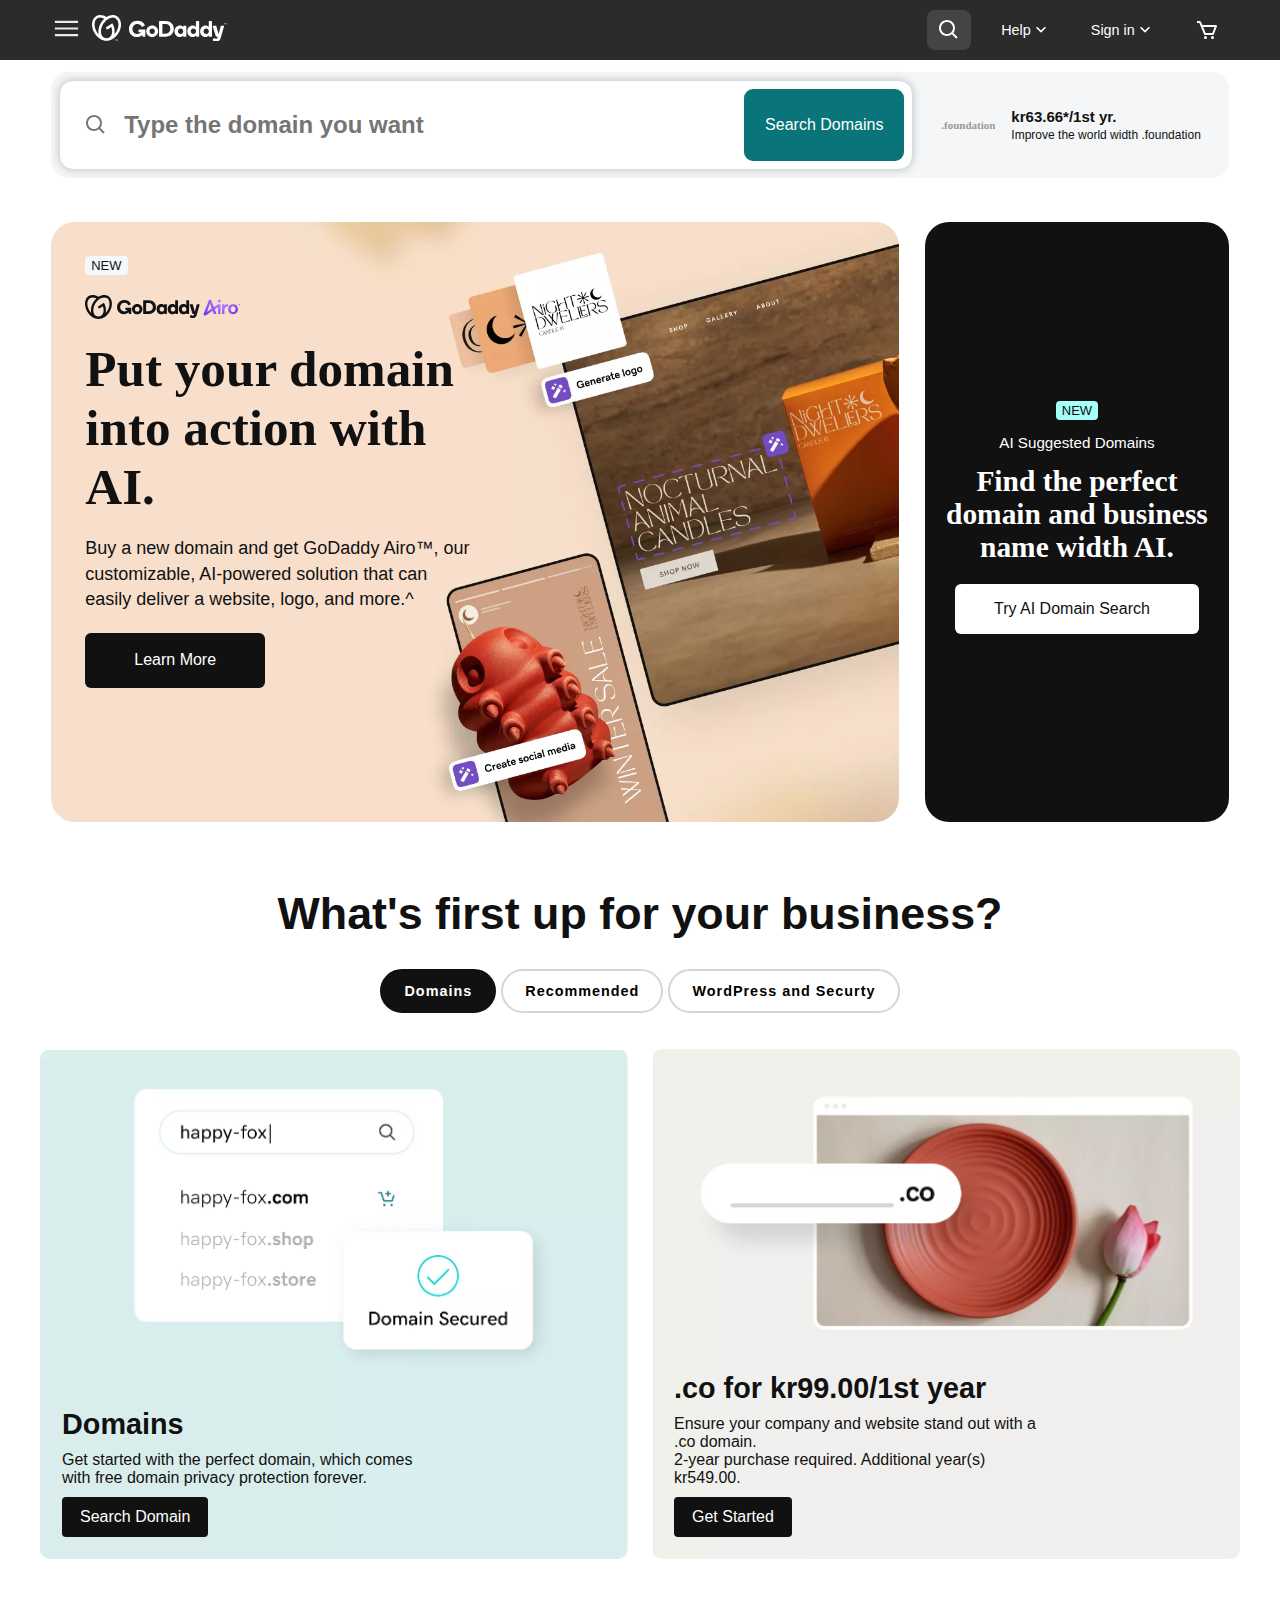
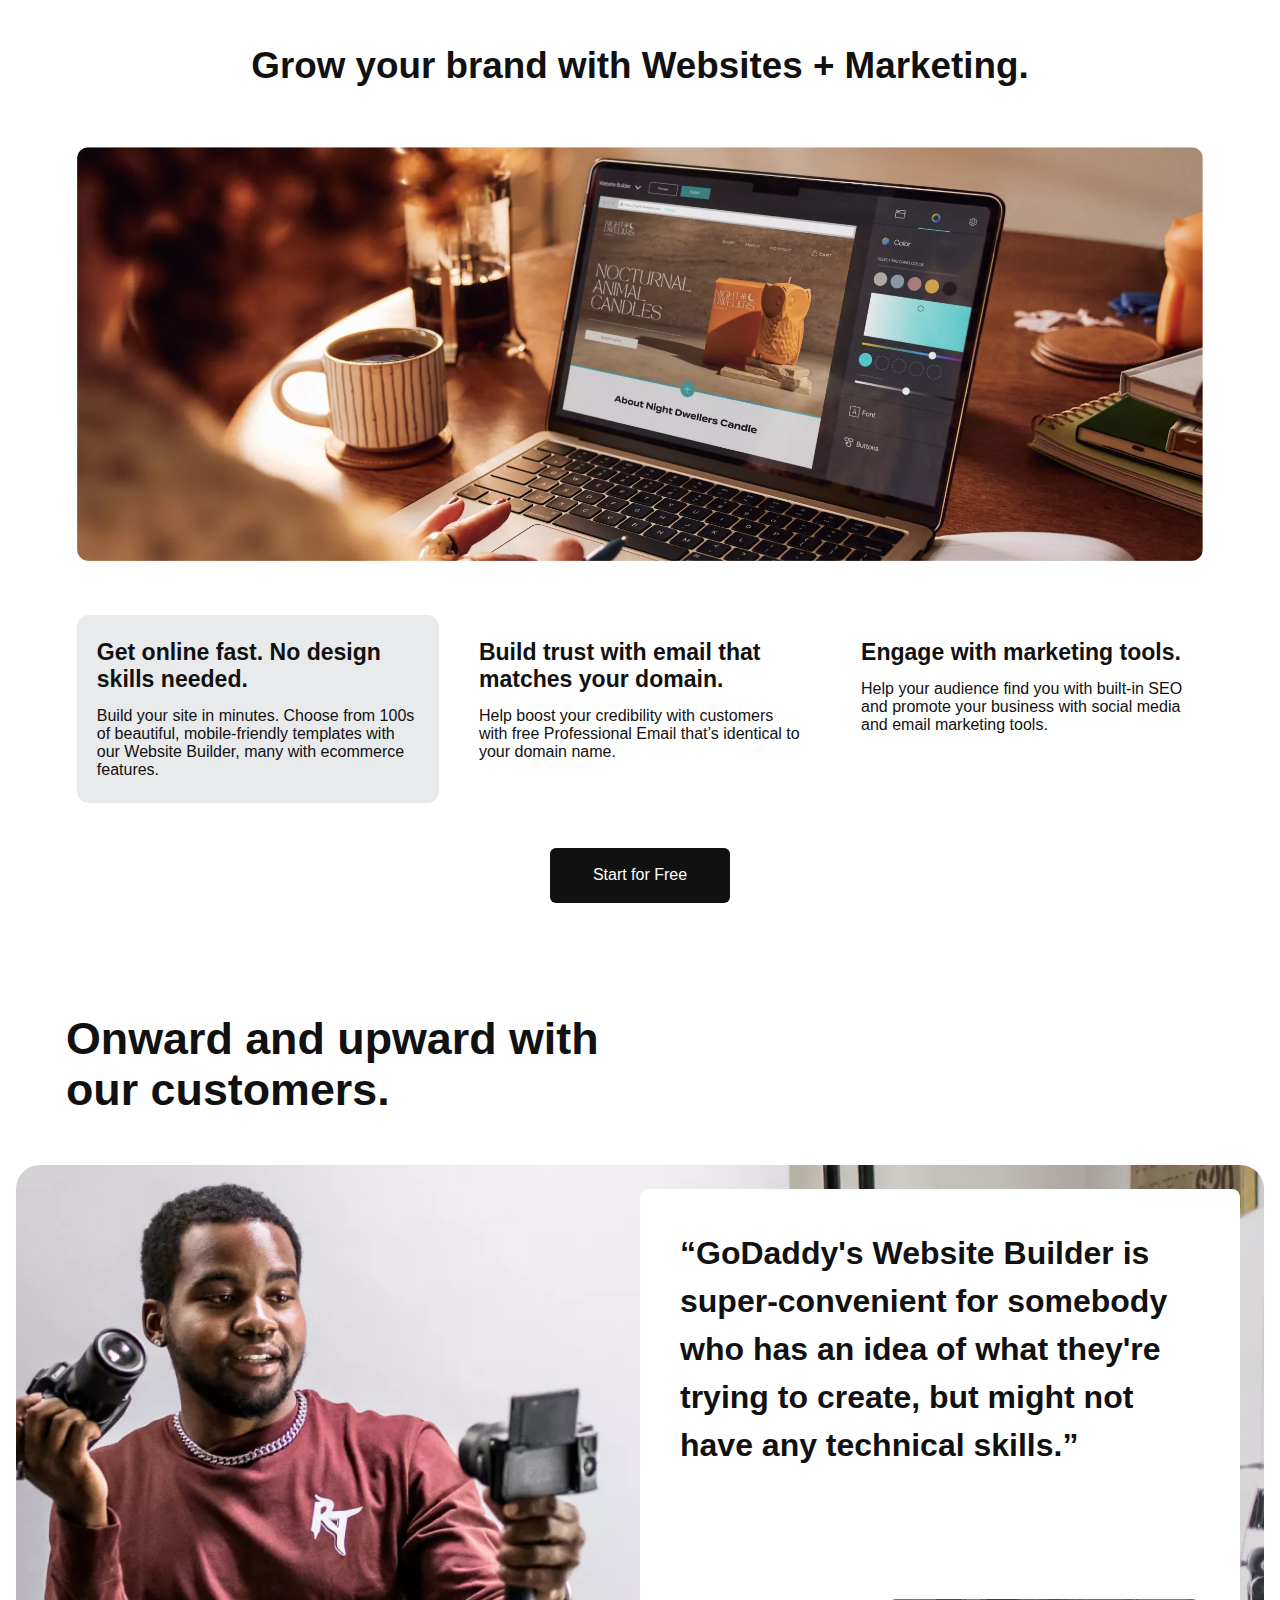
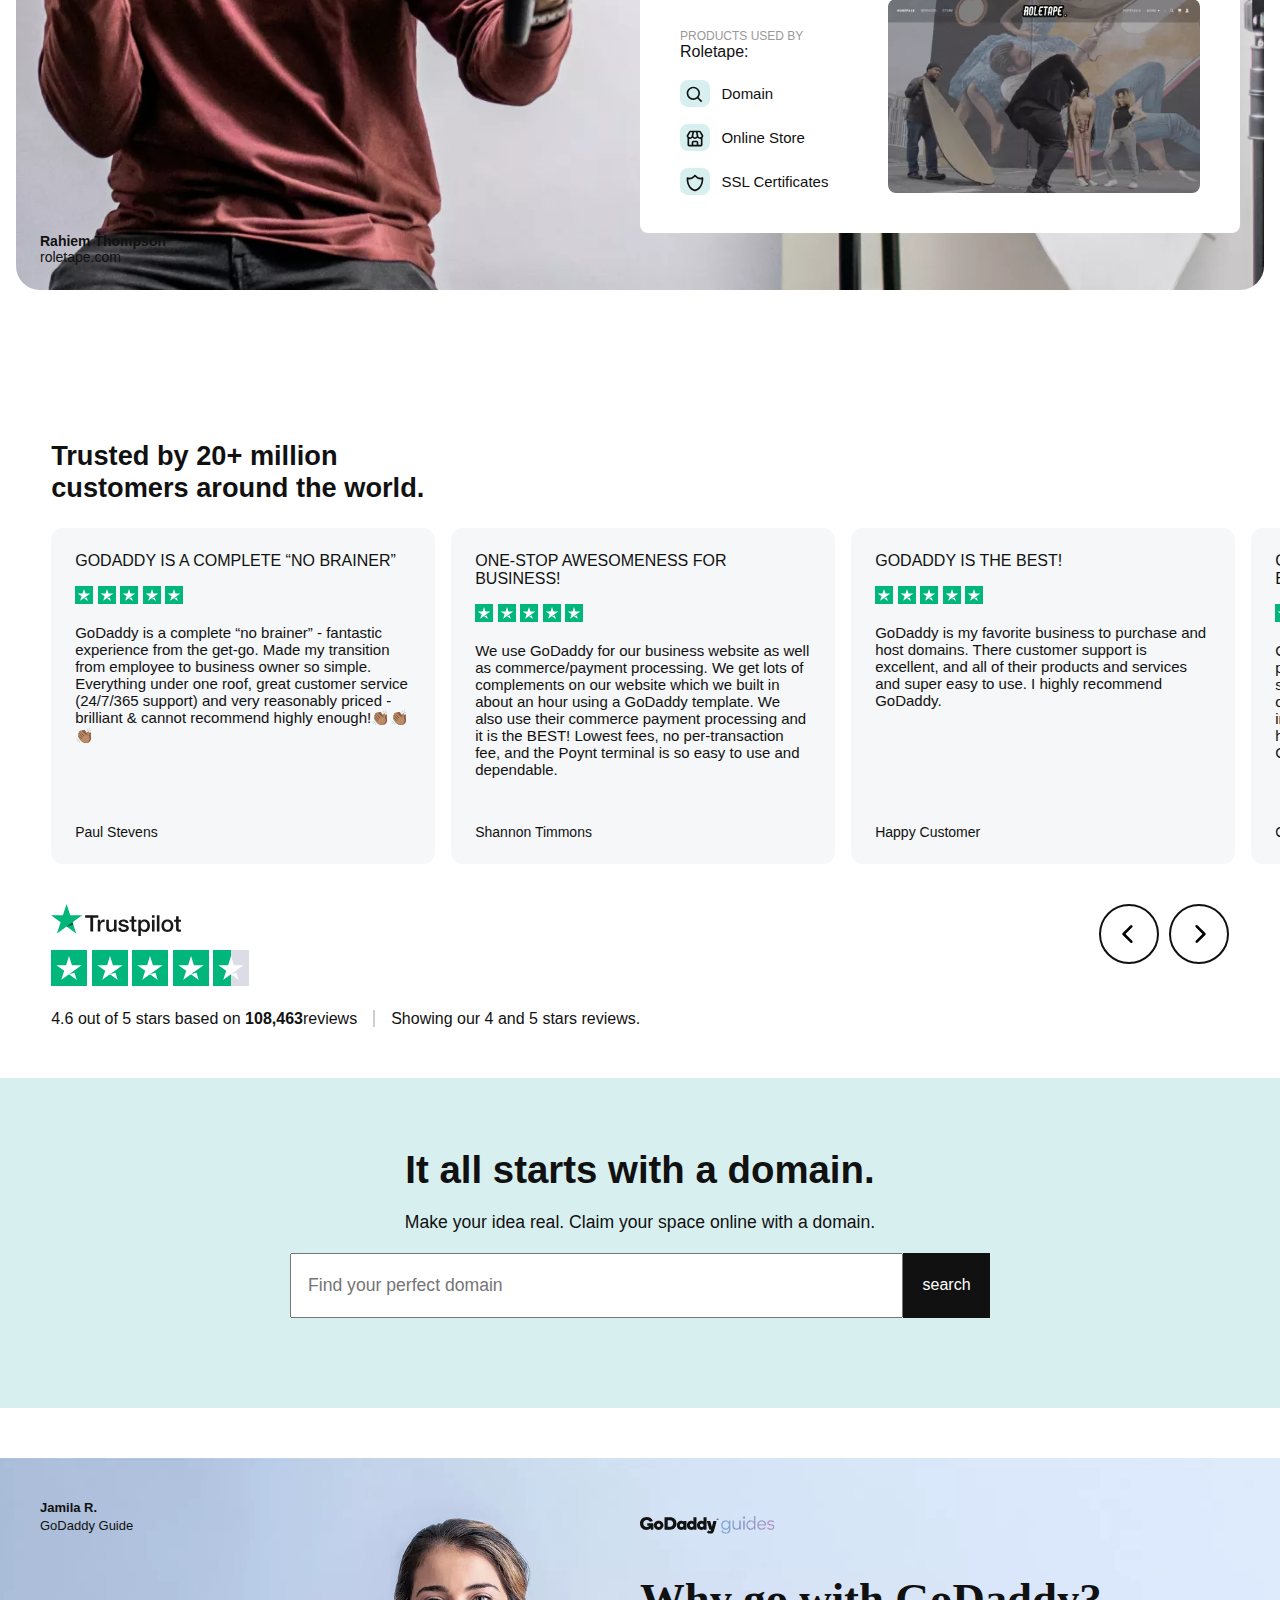
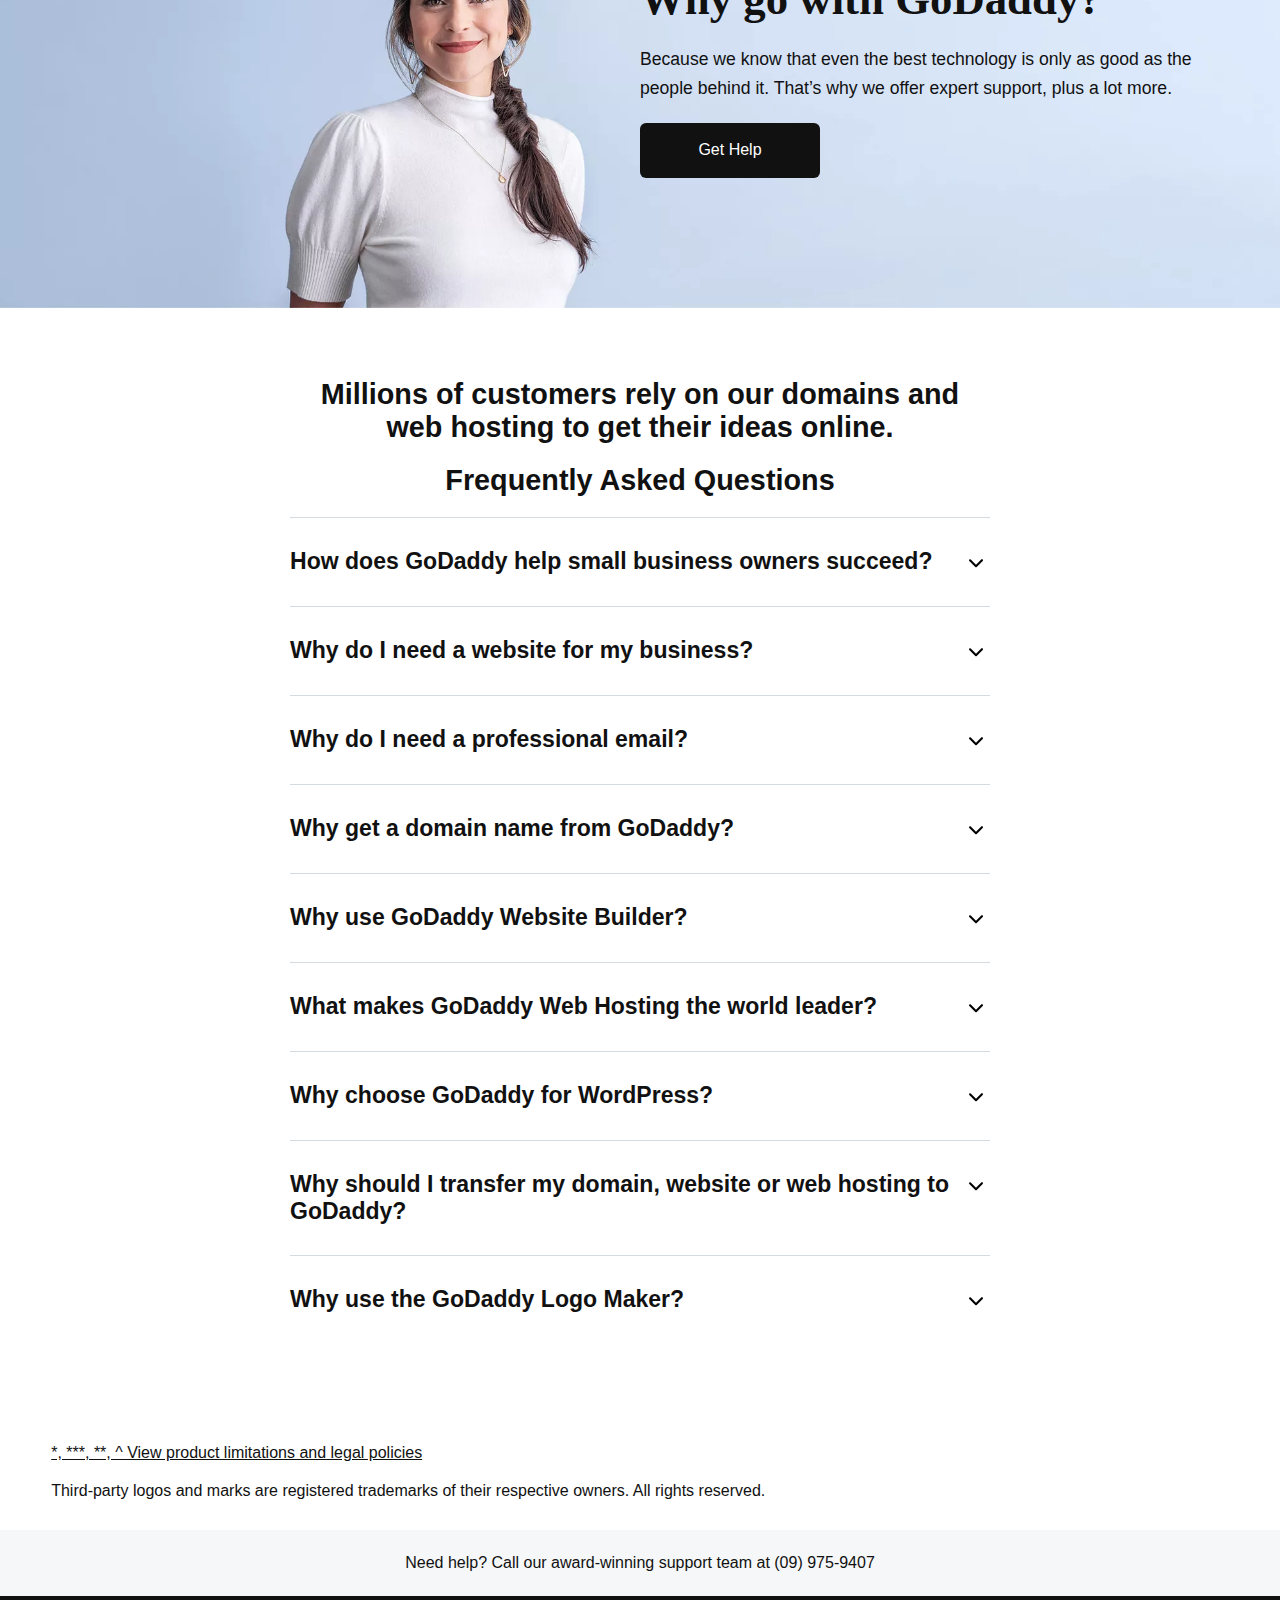
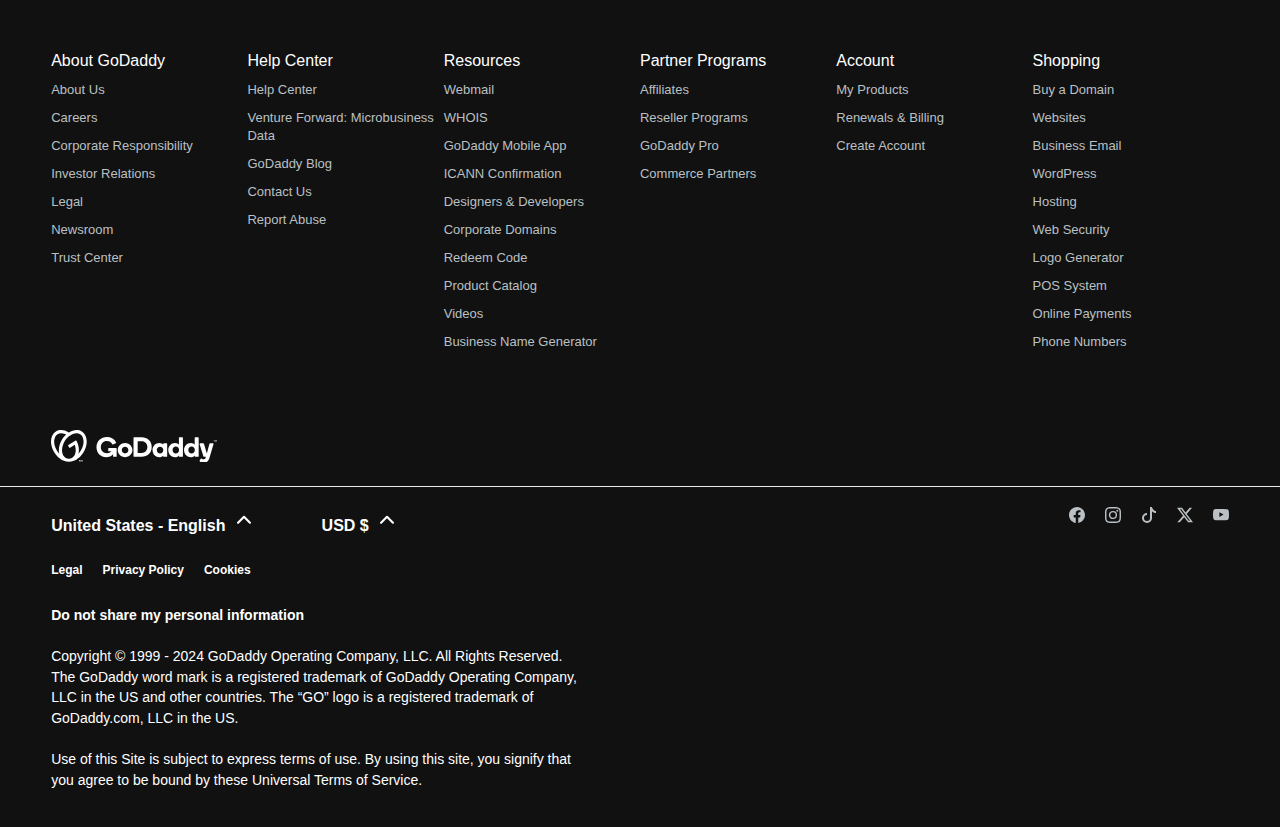
<file: index.html>
<!DOCTYPE html>
<html lang="en">
<head>
  <meta charset="UTF-8">
  <meta name="viewport" content="width=device-width, initial-scale=1.0">
  <title>GoDaddy</title>
  <link rel="stylesheet" href="style.css">
  <link rel="shortcut icon" href="images/apple-icon-114x114.png" type="image/x-icon">
  <script defer src="main.js"></script>
</head>
<body>
  <div id="js-sfpb" class="search-for-products--background">
    <div id="js-sfp" class="search-for-products">
      <div class="sfp__header">
        <form class="sfp__form">
          <svg class="icon-search-sfp" xmlns="http://www.w3.org/2000/svg" width="28" height="28" viewBox="0 0 24 24" fill="#444444"><path d="M10 18a7.952 7.952 0 0 0 4.897-1.688l4.396 4.396 1.414-1.414-4.396-4.396A7.952 7.952 0 0 0 18 10c0-4.411-3.589-8-8-8s-8 3.589-8 8 3.589 8 8 8zm0-14c3.309 0 6 2.691 6 6s-2.691 6-6 6-6-2.691-6-6 2.691-6 6-6z"></path></svg>
          <input class="sfp__form--input js-sfp-input" type="text" placeholder="Search for GoDaddy products">
          <button class="sfp__form--button js-sfp-button" type="submit"><svg xmlns="http://www.w3.org/2000/svg" width="24" height="24" viewBox="0 0 24 24" fill="#ffffff"><path d="M10 18a7.952 7.952 0 0 0 4.897-1.688l4.396 4.396 1.414-1.414-4.396-4.396A7.952 7.952 0 0 0 18 10c0-4.411-3.589-8-8-8s-8 3.589-8 8 3.589 8 8 8zm0-14c3.309 0 6 2.691 6 6s-2.691 6-6 6-6-2.691-6-6 2.691-6 6-6z"></path></svg></button>
        </form>
        <button id="js-close-search" class="button-close-sfp"><svg xmlns="http://www.w3.org/2000/svg" viewBox="0 0 24 24" stroke-width="1.5" stroke="currentColor"><path stroke-linecap="round" stroke-linejoin="round" d="M6 18 18 6M6 6l12 12" /></svg></button>
      </div>
      <div class="sfp__body">
        <div class="sfp__right">
          <p class="sfp__right__p">Popular Search Terms</p>
          <ul>
            <li class="sfp__right__li list-style-type--none"><a class="sfp__right__links sfp__border-bottom" href="">website builder</a></li>
            <li class="sfp__right__li list-style-type--none"><a class="sfp__right__links sfp__border-bottom" href="">whois</a></li>
            <li class="sfp__right__li list-style-type--none"><a class="sfp__right__links sfp__border-bottom" href="">email</a></li>
            <li class="sfp__right__li list-style-type--none"><a class="sfp__right__links sfp__border-bottom" href="">domain</a></li>
            <li class="sfp__right__li list-style-type--none"><a class="sfp__right__links " href="">payments</a></li>
          </ul>
        </div>
        <div class="sfp__left">
          <p class="sfp__left__p">Quick Links</p>
          <ul>
            <li class="list-style-type--none"><a class="sfp__left__links" href=""><svg class="uxicon-svg" xmlns="http://www.w3.org/2000/svg" width="22" height="22" viewBox="0 -960 960 960"  fill="#111111"><path d="M480-80q-82 0-155-31.5t-127.5-86Q143-252 111.5-325T80-480q0-83 31.5-155.5t86-127Q252-817 325-848.5T480-880q83 0 155.5 31.5t127 86q54.5 54.5 86 127T880-480q0 82-31.5 155t-86 127.5q-54.5 54.5-127 86T480-80Zm0-82q26-36 45-75t31-83H404q12 44 31 83t45 75Zm-104-16q-18-33-31.5-68.5T322-320H204q29 50 72.5 87t99.5 55Zm208 0q56-18 99.5-55t72.5-87H638q-9 38-22.5 73.5T584-178ZM170-400h136q-3-20-4.5-39.5T300-480q0-21 1.5-40.5T306-560H170q-5 20-7.5 39.5T160-480q0 21 2.5 40.5T170-400Zm216 0h188q3-20 4.5-39.5T580-480q0-21-1.5-40.5T574-560H386q-3 20-4.5 39.5T380-480q0 21 1.5 40.5T386-400Zm268 0h136q5-20 7.5-39.5T800-480q0-21-2.5-40.5T790-560H654q3 20 4.5 39.5T660-480q0 21-1.5 40.5T654-400Zm-16-240h118q-29-50-72.5-87T584-782q18 33 31.5 68.5T638-640Zm-234 0h152q-12-44-31-83t-45-75q-26 36-45 75t-31 83Zm-200 0h118q9-38 22.5-73.5T376-782q-56 18-99.5 55T204-640Z"/></svg>Domain Search</a></li>
            <li class="list-style-type--none"><a class="sfp__left__links" href=""><svg class="uxicon-svg" xmlns="http://www.w3.org/2000/svg" width="22" height="22" viewBox="0 0 24 24" fill="#111111"><path d="M12 6a3.939 3.939 0 0 0-3.934 3.934h2C10.066 8.867 10.934 8 12 8s1.934.867 1.934 1.934c0 .598-.481 1.032-1.216 1.626a9.208 9.208 0 0 0-.691.599c-.998.997-1.027 2.056-1.027 2.174V15h2l-.001-.633c.001-.016.033-.386.441-.793.15-.15.339-.3.535-.458.779-.631 1.958-1.584 1.958-3.182A3.937 3.937 0 0 0 12 6zm-1 10h2v2h-2z"></path><path d="M12 2C6.486 2 2 6.486 2 12s4.486 10 10 10 10-4.486 10-10S17.514 2 12 2zm0 18c-4.411 0-8-3.589-8-8s3.589-8 8-8 8 3.589 8 8-3.589 8-8 8z"></path></svg>Help Center</a></li>
            <li class="list-style-type--none"><a class="sfp__left__links" href=""><svg class="uxicon-svg" xmlns="http://www.w3.org/2000/svg" width="22" height="22" viewBox="0 -960 960 960"  fill="#111111"><path d="M446-80q-15 0-30-6t-27-18L103-390q-12-12-17.5-26.5T80-446q0-15 5.5-30t17.5-27l352-353q11-11 26-17.5t31-6.5h287q33 0 56.5 23.5T879-800v287q0 16-6 30.5T856-457L503-104q-12 12-27 18t-30 6Zm0-80 353-354v-286H513L160-446l286 286Zm253-480q25 0 42.5-17.5T759-700q0-25-17.5-42.5T699-760q-25 0-42.5 17.5T639-700q0 25 17.5 42.5T699-640ZM480-480Z"/></svg>Plans & pricing</a></li>
            <li class="list-style-type--none"><a class="sfp__left__links" href=""><svg class="uxicon-svg" xmlns="http://www.w3.org/2000/svg" width="22" height="22" viewBox="0 0 24 24" fill="#111111"><path d="M12 2C6.579 2 2 6.58 2 12s4.579 10 10 10 10-4.58 10-10S17.421 2 12 2zm0 18c-4.337 0-8-3.664-8-8 0-3.998 3.115-7.417 7-7.927V6.09C8.167 6.569 6 9.033 6 12c0 3.309 2.691 6 6 6 1.595 0 3.1-.626 4.237-1.763l-1.414-1.415A3.97 3.97 0 0 1 12 16c-2.206 0-4-1.794-4-4 0-1.858 1.279-3.411 3-3.858v2.146c-.59.353-1 .993-1 1.712 0 1.081.919 2 2 2s2-.919 2-2c0-.719-.41-1.359-1-1.712V4.073c3.885.51 7 3.929 7 7.927 0 4.336-3.663 8-8 8z"/></svg>Account - My Products</a></li>
            <li class="list-style-type--none"><a class="sfp__left__links" href=""><svg class="uxicon-svg" xmlns="http://www.w3.org/2000/svg" width="22" height="22" viewBox="0 -960 960 960"  fill="#111111"><path d="M240-400h320v-80H240v80Zm0-120h480v-80H240v80Zm0-120h480v-80H240v80ZM80-80v-720q0-33 23.5-56.5T160-880h640q33 0 56.5 23.5T880-800v480q0 33-23.5 56.5T800-240H240L80-80Zm126-240h594v-480H160v525l46-45Zm-46 0v-480 480Z"/></svg>Hire an Expert</a></li>
          </ul>
        </div>
      </div>
    </div>
  </div>

  <header>
    <div class="left--header">
      <button class="sidebar__button--open">
        <svg xmlns="http://www.w3.org/2000/svg" height="31px" viewBox="0 -960 960 960" width="31px" fill="#e8eaed">
          <path d="M120-240v-66.67h720V-240H120Zm0-206.67v-66.66h720v66.66H120Zm0-206.66V-720h720v66.67H120Z"/>
        </svg>
      </button>
      <a href="#" class="link-logo-mark">
        <svg xmlns="http://www.w3.org/2000/svg" class="logo-mark" viewBox="0 0 166 32">
          <path class="mobile desktop" d="M30.824 1.453c-3.713-2.316-8.603-1.77-12.963.972-4.347-2.74-9.239-3.288-12.948-.972C-.955 5.12-1.667 14.564 3.32 22.546c3.677 5.887 9.428 9.335 14.548 9.271 5.119.064 10.87-3.384 14.547-9.27C37.4 14.563 36.692 5.12 30.824 1.452zM6.02 20.863a19.112 19.112 0 01-2.303-5.273 15.067 15.067 0 01-.5-4.97C3.44 7.673 4.64 5.375 6.598 4.15c1.957-1.224 4.544-1.295 7.299-.203.419.169.829.358 1.228.568a22.496 22.496 0 00-3.956 4.754C8.14 14.116 7.215 19.511 8.272 23.81a19.723 19.723 0 01-2.253-2.947zm26.003-5.273a19.158 19.158 0 01-2.302 5.272 19.733 19.733 0 01-2.254 2.954c.946-3.855.303-8.576-2.014-13.005a.583.583 0 00-.837-.228l-7.225 4.515a.59.59 0 00-.188.813l1.06 1.695a.59.59 0 00.814.188l4.683-2.925c.151.454.303.901.416 1.363.442 1.617.611 3.297.5 4.97-.223 2.95-1.424 5.247-3.38 6.471a6.607 6.607 0 01-3.35.97h-.15a6.599 6.599 0 01-3.35-.97c-1.958-1.224-3.159-3.521-3.381-6.472-.11-1.672.058-3.352.5-4.969a19.671 19.671 0 016.03-9.65 15.108 15.108 0 014.241-2.629c2.748-1.092 5.34-1.02 7.298.203 1.958 1.224 3.157 3.522 3.38 6.47a15.105 15.105 0 01-.49 4.964z"></path>
          <path class="desktop" d="M74.065 12.892c-4.06 0-7.34 3.169-7.34 7.2 0 4.004 3.28 7.121 7.34 7.121 4.086 0 7.366-3.112 7.366-7.12 0-4.03-3.275-7.2-7.366-7.2zm0 10.557c-1.871 0-3.295-1.513-3.295-3.384s1.424-3.407 3.295-3.407c1.898 0 3.322 1.54 3.322 3.412 0 1.87-1.424 3.385-3.322 3.385v-.006zM90.583 7.362h-7.468a.6.6 0 00-.61.612v18.208a.605.605 0 00.61.648h7.468c5.977 0 10.13-3.975 10.13-9.758 0-5.818-4.153-9.71-10.13-9.71zm.177 15.622h-4.087V11.198h4.087c3.308 0 5.588 2.474 5.588 5.866 0 3.336-2.28 5.92-5.588 5.92zm24.82-9.7h-2.809a.633.633 0 00-.582.612v.833c-.64-1.057-2.085-1.835-3.884-1.835-3.503 0-6.783 2.751-6.783 7.145 0 4.37 3.251 7.171 6.755 7.171 1.806 0 3.28-.777 3.92-1.834v.861a.587.587 0 00.582.585h2.808a.571.571 0 00.584-.585V13.896a.594.594 0 00-.592-.612zm-6.533 10.196c-1.86 0-3.256-1.43-3.256-3.412s1.397-3.41 3.256-3.41c1.86 0 3.257 1.426 3.257 3.408 0 1.983-1.395 3.412-3.257 3.412v.002zm22.294-16.118h-2.808a.592.592 0 00-.61.584v6.728c-.648-1.002-2.114-1.78-3.948-1.78-3.476 0-6.7 2.751-6.7 7.145 0 4.37 3.252 7.171 6.755 7.171 1.806 0 3.17-.777 3.92-1.834v.861c0 .322.261.583.583.585h2.808a.57.57 0 00.584-.585V7.95a.57.57 0 00-.584-.588zm-6.532 16.152c-1.852 0-3.237-1.444-3.237-3.448 0-2.003 1.39-3.447 3.237-3.447 1.846 0 3.237 1.444 3.237 3.447 0 2.004-1.384 3.448-3.237 3.448zm22.29-16.152h-2.803a.594.594 0 00-.612.584v6.728c-.64-1.002-2.114-1.78-3.947-1.78-3.477 0-6.7 2.751-6.7 7.145 0 4.37 3.253 7.171 6.755 7.171 1.807 0 3.168-.777 3.92-1.834v.861a.587.587 0 00.584.585h2.803a.568.568 0 00.582-.585V7.95a.568.568 0 00-.582-.588zm-6.532 16.152c-1.853 0-3.237-1.444-3.237-3.448 0-2.003 1.39-3.447 3.237-3.447 1.846 0 3.237 1.444 3.237 3.447 0 2.004-1.38 3.448-3.232 3.448h-.005zm21.906-9.283l-4.19 14.37c-.809 2.556-2.613 4.086-5.421 4.086-1.277 0-2.44-.261-3.35-.782-.531-.303-.971-.58-.971-1.023 0-.275.089-.417.25-.675l.832-1.246c.235-.348.408-.461.66-.461a.96.96 0 01.554.192c.523.339 1.008.63 1.748.63.864 0 1.524-.277 1.88-1.306l.36-1.193h-1.696c-.418 0-.648-.249-.751-.584l-3.75-12.008c-.14-.473-.011-.946.683-.946h2.954c.36 0 .613.123.771.64l2.77 9.67 2.589-9.67c.082-.334.306-.64.75-.64h2.802c.552-.001.719.387.526.946zm-96.806 4.274v7.676a.625.625 0 01-.635.634h-2.317a.623.623 0 01-.634-.634v-2.015c-1.472 1.858-4.03 3.028-6.924 3.028-5.434 0-9.681-4.088-9.681-9.908 0-6.048 4.585-10.217 10.377-10.217 4.276 0 7.694 1.839 9.212 5.537a.843.843 0 01.07.309c0 .175-.116.307-.486.435l-2.706 1.042a.694.694 0 01-.511.009.783.783 0 01-.324-.371c-.971-1.847-2.7-3.1-5.36-3.1-3.45 0-5.922 2.694-5.922 6.188 0 3.387 2.104 6.172 6.02 6.172 2.06 0 3.703-.97 4.469-2.037H57.87a.625.625 0 01-.634-.635v-2.086a.625.625 0 01.634-.634h7.161a.604.604 0 01.635.607z"></path>
          <path class="desktop" d="M162.55 10.442v-.186c0-.013.004-.026.012-.036a.052.052 0 01.034-.013h1.183c.013 0 .025.005.034.013.009.01.013.023.013.036v.186a.052.052 0 01-.013.034.047.047 0 01-.034.013h-.432v1.167a.05.05 0 01-.048.048h-.224a.044.044 0 01-.032-.014.047.047 0 01-.015-.034v-1.167h-.432a.044.044 0 01-.047-.047zm2.068-.193l.323.75.324-.75a.066.066 0 01.026-.032.087.087 0 01.044-.01h.375a.044.044 0 01.047.046v1.404a.044.044 0 01-.045.047h-.21a.047.047 0 01-.035-.013.042.042 0 01-.013-.034v-1.06l-.348.77a.084.084 0 01-.026.038.08.08 0 01-.043.01h-.172a.078.078 0 01-.042-.01.073.073 0 01-.026-.037l-.346-.77v1.06a.052.052 0 01-.013.033.052.052 0 01-.032.013h-.216a.042.042 0 01-.03-.013.042.042 0 01-.013-.034v-1.404a.044.044 0 01.047-.046h.364c.014 0 .029.003.042.01.009.009.015.02.018.032z"></path>
          <path class="mobile" d="M27.889 30.386v-.21c0-.015.005-.03.015-.04a.048.048 0 01.038-.015h1.342c.014-.001.028.004.038.015.01.01.016.025.015.04v.21a.051.051 0 01-.015.04.048.048 0 01-.038.014h-.49v1.322a.05.05 0 01-.017.04.051.051 0 01-.038.017h-.253a.055.055 0 01-.038-.017.06.06 0 01-.015-.04V30.44h-.49a.048.048 0 01-.039-.015.051.051 0 01-.015-.04zm2.345-.217l.374.848.375-.848a.073.073 0 01.03-.036.08.08 0 01.05-.012h.4a.051.051 0 01.053.053v1.592a.056.056 0 01-.013.037.05.05 0 01-.037.016h-.24a.055.055 0 01-.038-.016.056.056 0 01-.015-.037v-1.203l-.393.874a.09.09 0 01-.03.04.086.086 0 01-.05.013h-.194a.085.085 0 01-.048-.012.09.09 0 01-.03-.041l-.393-.874v1.203a.05.05 0 01-.015.037.053.053 0 01-.036.016h-.243a.05.05 0 01-.036-.016.056.056 0 01-.015-.037v-1.592a.05.05 0 01.017-.038.047.047 0 01.036-.015h.413a.083.083 0 01.049.012.071.071 0 01.029.036z"></path>
        </svg>
      </a>

      <div class="sidebar__blur--background" id="js-sidebar__background">
        <div class="sidebar--container">
          <nav class="sidebar">
            <button id="sidebar__logo">
              <svg xmlns="http://www.w3.org/2000/svg" class="logo-mark-black" viewBox="0 0 166 32">
                <path class="mobile desktop" d="M30.824 1.453c-3.713-2.316-8.603-1.77-12.963.972-4.347-2.74-9.239-3.288-12.948-.972C-.955 5.12-1.667 14.564 3.32 22.546c3.677 5.887 9.428 9.335 14.548 9.271 5.119.064 10.87-3.384 14.547-9.27C37.4 14.563 36.692 5.12 30.824 1.452zM6.02 20.863a19.112 19.112 0 01-2.303-5.273 15.067 15.067 0 01-.5-4.97C3.44 7.673 4.64 5.375 6.598 4.15c1.957-1.224 4.544-1.295 7.299-.203.419.169.829.358 1.228.568a22.496 22.496 0 00-3.956 4.754C8.14 14.116 7.215 19.511 8.272 23.81a19.723 19.723 0 01-2.253-2.947zm26.003-5.273a19.158 19.158 0 01-2.302 5.272 19.733 19.733 0 01-2.254 2.954c.946-3.855.303-8.576-2.014-13.005a.583.583 0 00-.837-.228l-7.225 4.515a.59.59 0 00-.188.813l1.06 1.695a.59.59 0 00.814.188l4.683-2.925c.151.454.303.901.416 1.363.442 1.617.611 3.297.5 4.97-.223 2.95-1.424 5.247-3.38 6.471a6.607 6.607 0 01-3.35.97h-.15a6.599 6.599 0 01-3.35-.97c-1.958-1.224-3.159-3.521-3.381-6.472-.11-1.672.058-3.352.5-4.969a19.671 19.671 0 016.03-9.65 15.108 15.108 0 014.241-2.629c2.748-1.092 5.34-1.02 7.298.203 1.958 1.224 3.157 3.522 3.38 6.47a15.105 15.105 0 01-.49 4.964z"></path>
                <path class="desktop" d="M74.065 12.892c-4.06 0-7.34 3.169-7.34 7.2 0 4.004 3.28 7.121 7.34 7.121 4.086 0 7.366-3.112 7.366-7.12 0-4.03-3.275-7.2-7.366-7.2zm0 10.557c-1.871 0-3.295-1.513-3.295-3.384s1.424-3.407 3.295-3.407c1.898 0 3.322 1.54 3.322 3.412 0 1.87-1.424 3.385-3.322 3.385v-.006zM90.583 7.362h-7.468a.6.6 0 00-.61.612v18.208a.605.605 0 00.61.648h7.468c5.977 0 10.13-3.975 10.13-9.758 0-5.818-4.153-9.71-10.13-9.71zm.177 15.622h-4.087V11.198h4.087c3.308 0 5.588 2.474 5.588 5.866 0 3.336-2.28 5.92-5.588 5.92zm24.82-9.7h-2.809a.633.633 0 00-.582.612v.833c-.64-1.057-2.085-1.835-3.884-1.835-3.503 0-6.783 2.751-6.783 7.145 0 4.37 3.251 7.171 6.755 7.171 1.806 0 3.28-.777 3.92-1.834v.861a.587.587 0 00.582.585h2.808a.571.571 0 00.584-.585V13.896a.594.594 0 00-.592-.612zm-6.533 10.196c-1.86 0-3.256-1.43-3.256-3.412s1.397-3.41 3.256-3.41c1.86 0 3.257 1.426 3.257 3.408 0 1.983-1.395 3.412-3.257 3.412v.002zm22.294-16.118h-2.808a.592.592 0 00-.61.584v6.728c-.648-1.002-2.114-1.78-3.948-1.78-3.476 0-6.7 2.751-6.7 7.145 0 4.37 3.252 7.171 6.755 7.171 1.806 0 3.17-.777 3.92-1.834v.861c0 .322.261.583.583.585h2.808a.57.57 0 00.584-.585V7.95a.57.57 0 00-.584-.588zm-6.532 16.152c-1.852 0-3.237-1.444-3.237-3.448 0-2.003 1.39-3.447 3.237-3.447 1.846 0 3.237 1.444 3.237 3.447 0 2.004-1.384 3.448-3.237 3.448zm22.29-16.152h-2.803a.594.594 0 00-.612.584v6.728c-.64-1.002-2.114-1.78-3.947-1.78-3.477 0-6.7 2.751-6.7 7.145 0 4.37 3.253 7.171 6.755 7.171 1.807 0 3.168-.777 3.92-1.834v.861a.587.587 0 00.584.585h2.803a.568.568 0 00.582-.585V7.95a.568.568 0 00-.582-.588zm-6.532 16.152c-1.853 0-3.237-1.444-3.237-3.448 0-2.003 1.39-3.447 3.237-3.447 1.846 0 3.237 1.444 3.237 3.447 0 2.004-1.38 3.448-3.232 3.448h-.005zm21.906-9.283l-4.19 14.37c-.809 2.556-2.613 4.086-5.421 4.086-1.277 0-2.44-.261-3.35-.782-.531-.303-.971-.58-.971-1.023 0-.275.089-.417.25-.675l.832-1.246c.235-.348.408-.461.66-.461a.96.96 0 01.554.192c.523.339 1.008.63 1.748.63.864 0 1.524-.277 1.88-1.306l.36-1.193h-1.696c-.418 0-.648-.249-.751-.584l-3.75-12.008c-.14-.473-.011-.946.683-.946h2.954c.36 0 .613.123.771.64l2.77 9.67 2.589-9.67c.082-.334.306-.64.75-.64h2.802c.552-.001.719.387.526.946zm-96.806 4.274v7.676a.625.625 0 01-.635.634h-2.317a.623.623 0 01-.634-.634v-2.015c-1.472 1.858-4.03 3.028-6.924 3.028-5.434 0-9.681-4.088-9.681-9.908 0-6.048 4.585-10.217 10.377-10.217 4.276 0 7.694 1.839 9.212 5.537a.843.843 0 01.07.309c0 .175-.116.307-.486.435l-2.706 1.042a.694.694 0 01-.511.009.783.783 0 01-.324-.371c-.971-1.847-2.7-3.1-5.36-3.1-3.45 0-5.922 2.694-5.922 6.188 0 3.387 2.104 6.172 6.02 6.172 2.06 0 3.703-.97 4.469-2.037H57.87a.625.625 0 01-.634-.635v-2.086a.625.625 0 01.634-.634h7.161a.604.604 0 01.635.607z"></path>
                <path class="desktop" d="M162.55 10.442v-.186c0-.013.004-.026.012-.036a.052.052 0 01.034-.013h1.183c.013 0 .025.005.034.013.009.01.013.023.013.036v.186a.052.052 0 01-.013.034.047.047 0 01-.034.013h-.432v1.167a.05.05 0 01-.048.048h-.224a.044.044 0 01-.032-.014.047.047 0 01-.015-.034v-1.167h-.432a.044.044 0 01-.047-.047zm2.068-.193l.323.75.324-.75a.066.066 0 01.026-.032.087.087 0 01.044-.01h.375a.044.044 0 01.047.046v1.404a.044.044 0 01-.045.047h-.21a.047.047 0 01-.035-.013.042.042 0 01-.013-.034v-1.06l-.348.77a.084.084 0 01-.026.038.08.08 0 01-.043.01h-.172a.078.078 0 01-.042-.01.073.073 0 01-.026-.037l-.346-.77v1.06a.052.052 0 01-.013.033.052.052 0 01-.032.013h-.216a.042.042 0 01-.03-.013.042.042 0 01-.013-.034v-1.404a.044.044 0 01.047-.046h.364c.014 0 .029.003.042.01.009.009.015.02.018.032z"></path>
                <path class="mobile" d="M27.889 30.386v-.21c0-.015.005-.03.015-.04a.048.048 0 01.038-.015h1.342c.014-.001.028.004.038.015.01.01.016.025.015.04v.21a.051.051 0 01-.015.04.048.048 0 01-.038.014h-.49v1.322a.05.05 0 01-.017.04.051.051 0 01-.038.017h-.253a.055.055 0 01-.038-.017.06.06 0 01-.015-.04V30.44h-.49a.048.048 0 01-.039-.015.051.051 0 01-.015-.04zm2.345-.217l.374.848.375-.848a.073.073 0 01.03-.036.08.08 0 01.05-.012h.4a.051.051 0 01.053.053v1.592a.056.056 0 01-.013.037.05.05 0 01-.037.016h-.24a.055.055 0 01-.038-.016.056.056 0 01-.015-.037v-1.203l-.393.874a.09.09 0 01-.03.04.086.086 0 01-.05.013h-.194a.085.085 0 01-.048-.012.09.09 0 01-.03-.041l-.393-.874v1.203a.05.05 0 01-.015.037.053.053 0 01-.036.016h-.243a.05.05 0 01-.036-.016.056.056 0 01-.015-.037v-1.592a.05.05 0 01.017-.038.047.047 0 01.036-.015h.413a.083.083 0 01.049.012.071.071 0 01.029.036z"></path>
              </svg>
            </button>
            <button class="sidebar__items js-button-meganavs hover-effect">Domains<svg class="sidebar-svg-m" xmlns="http://www.w3.org/2000/svg" viewBox="0 0 24 24"><path d="M23.12,9.91,19.25,6a1,1,0,0,0-1.42,0h0a1,1,0,0,0,0,1.41L21.39,11H1a1,1,0,0,0-1,1H0a1,1,0,0,0,1,1H21.45l-3.62,3.61a1,1,0,0,0,0,1.42h0a1,1,0,0,0,1.42,0l3.87-3.88A3,3,0,0,0,23.12,9.91Z"/></svg><svg class="sidebar-svg-d" xmlns="http://www.w3.org/2000/svg" viewBox="0 0 20 20" fill="currentColor" width="28" height="28"><path fill-rule="evenodd" d="M5.22 8.22a.75.75 0 0 1 1.06 0L10 11.94l3.72-3.72a.75.75 0 1 1 1.06 1.06l-4.25 4.25a.75.75 0 0 1-1.06 0L5.22 9.28a.75.75 0 0 1 0-1.06Z" clip-rule="evenodd"/></svg></button>
            <button class="sidebar__items js-button-meganavs hover-effect">Website<svg class="sidebar-svg-m" xmlns="http://www.w3.org/2000/svg" viewBox="0 0 24 24"><path d="M23.12,9.91,19.25,6a1,1,0,0,0-1.42,0h0a1,1,0,0,0,0,1.41L21.39,11H1a1,1,0,0,0-1,1H0a1,1,0,0,0,1,1H21.45l-3.62,3.61a1,1,0,0,0,0,1.42h0a1,1,0,0,0,1.42,0l3.87-3.88A3,3,0,0,0,23.12,9.91Z"/></svg><svg class="sidebar-svg-d" xmlns="http://www.w3.org/2000/svg" viewBox="0 0 20 20" fill="currentColor" width="28" height="28"><path fill-rule="evenodd" d="M5.22 8.22a.75.75 0 0 1 1.06 0L10 11.94l3.72-3.72a.75.75 0 1 1 1.06 1.06l-4.25 4.25a.75.75 0 0 1-1.06 0L5.22 9.28a.75.75 0 0 1 0-1.06Z" clip-rule="evenodd" /></svg></button>
            <button class="sidebar__items hover-effect">Email</button>
            <button class="sidebar__items js-button-meganavs hover-effect">Hosting and Security<svg class="sidebar-svg-m" xmlns="http://www.w3.org/2000/svg" viewBox="0 0 24 24"><path d="M23.12,9.91,19.25,6a1,1,0,0,0-1.42,0h0a1,1,0,0,0,0,1.41L21.39,11H1a1,1,0,0,0-1,1H0a1,1,0,0,0,1,1H21.45l-3.62,3.61a1,1,0,0,0,0,1.42h0a1,1,0,0,0,1.42,0l3.87-3.88A3,3,0,0,0,23.12,9.91Z"/></svg><svg class="sidebar-svg-d" xmlns="http://www.w3.org/2000/svg" viewBox="0 0 20 20" fill="currentColor" width="28" height="28"><path fill-rule="evenodd" d="M5.22 8.22a.75.75 0 0 1 1.06 0L10 11.94l3.72-3.72a.75.75 0 1 1 1.06 1.06l-4.25 4.25a.75.75 0 0 1-1.06 0L5.22 9.28a.75.75 0 0 1 0-1.06Z" clip-rule="evenodd"/></svg></button>
            <button class="sidebar__items js-button-meganavs hover-effect">Commerce<svg class="sidebar-svg-m" xmlns="http://www.w3.org/2000/svg" viewBox="0 0 24 24"><path d="M23.12,9.91,19.25,6a1,1,0,0,0-1.42,0h0a1,1,0,0,0,0,1.41L21.39,11H1a1,1,0,0,0-1,1H0a1,1,0,0,0,1,1H21.45l-3.62,3.61a1,1,0,0,0,0,1.42h0a1,1,0,0,0,1.42,0l3.87-3.88A3,3,0,0,0,23.12,9.91Z"/></svg><svg class="sidebar-svg-d" xmlns="http://www.w3.org/2000/svg" viewBox="0 0 20 20" fill="currentColor" width="28" height="28"><path fill-rule="evenodd" d="M5.22 8.22a.75.75 0 0 1 1.06 0L10 11.94l3.72-3.72a.75.75 0 1 1 1.06 1.06l-4.25 4.25a.75.75 0 0 1-1.06 0L5.22 9.28a.75.75 0 0 1 0-1.06Z" clip-rule="evenodd" /></svg></button>
            <button id="tm" class="sidebar__items hover-effect">GoDaddy Airo<sup>TM</sup></button>
            <button class="sidebar__items hover-effect">Pricing</button>
  
            <div class="sidebar__bottom">
              <a href="">
                <svg xmlns="http://www.w3.org/2000/svg" width="24" height="24" viewBox="0 0 24 24" style="fill: rgb(0, 0, 0);">
                  <path d="M12 6a3.939 3.939 0 0 0-3.934 3.934h2C10.066 8.867 10.934 8 12 8s1.934.867 1.934 1.934c0 .598-.481 1.032-1.216 1.626a9.208 9.208 0 0 0-.691.599c-.998.997-1.027 2.056-1.027 2.174V15h2l-.001-.633c.001-.016.033-.386.441-.793.15-.15.339-.3.535-.458.779-.631 1.958-1.584 1.958-3.182A3.937 3.937 0 0 0 12 6zm-1 10h2v2h-2z"></path>
                  <path d="M12 2C6.486 2 2 6.486 2 12s4.486 10 10 10 10-4.486 10-10S17.514 2 12 2zm0 18c-4.411 0-8-3.589-8-8s3.589-8 8-8 8 3.589 8 8-3.589 8-8 8z"></path>
                </svg>Help Center
              </a>
              <a href="">
                <svg xmlns="http://www.w3.org/2000/svg" width="24" height="24" viewBox="0 0 24 24" style="fill: rgb(0, 0, 0);">
                  <path d="M12 2a5 5 0 1 0 5 5 5 5 0 0 0-5-5zm0 8a3 3 0 1 1 3-3 3 3 0 0 1-3 3zm9 11v-1a7 7 0 0 0-7-7h-4a7 7 0 0 0-7 7v1h2v-1a5 5 0 0 1 5-5h4a5 5 0 0 1 5 5v1z"></path>
                </svg>Account
              </a>
              <a href="">
                <svg xmlns="http://www.w3.org/2000/svg" width="24" height="24" viewBox="0 0 24 24" style="fill: rgb(0, 0, 0);">
                  <path d="M21.822 7.431A1 1 0 0 0 21 7H7.333L6.179 4.23A1.994 1.994 0 0 0 4.333 3H2v2h2.333l4.744 11.385A1 1 0 0 0 10 17h8c.417 0 .79-.259.937-.648l3-8a1 1 0 0 0-.115-.921zM17.307 15h-6.64l-2.5-6h11.39l-2.25 6z"></path>
                  <circle cx="10.5" cy="19.5" r="1.5"></circle>
                  <circle cx="17.5" cy="19.5" r="1.5"></circle>
                </svg>Basket
              </a>
            </div>
          </nav>
          <button class="sidebar__button--hide" id="js-sidebar-hide">
            <svg xmlns="http://www.w3.org/2000/svg" width="24" height="24" viewBox="0 0 24 24" style="fill: rgb(255, 255, 255);">
              <path d="m16.192 6.344-4.243 4.242-4.242-4.242-1.414 1.414L10.535 12l-4.242 4.242 1.414 1.414 4.242-4.242 4.243 4.242 1.414-1.414L13.364 12l4.242-4.242z"></path>
            </svg>
          </button>
        </div>
      </div>
      
      <div class="meganav__blur js-blur-meganav">
        <div class="meganav__container js-meganav-background">
          <button class="button--close--meganav js-close-meganav">
            <svg xmlns="http://www.w3.org/2000/svg" height="24px" viewBox="0 -960 960 960" width="24px" fill="#111111"><path d="M400-107.69 27.69-480 400-852.31l42.54 42.54L112.77-480l329.77 329.77L400-107.69Z"/></svg>
          </button>
          <div class="meganav js-meganavs">
            <div>
              <p class="meganav__p--header--links">Find a Domain</p>
              <ul class="meganav__ul">
                <li><a class="meganav__link" href=""><span class="span-light-blue"><svg xmlns="http://www.w3.org/2000/svg" height="24px" viewBox="0 -960 960 960" width="24px" fill="#111111"><path d="M781.69-136.92 530.46-388.16q-30 24.77-69 38.77-39 14-80.69 14-102.55 0-173.58-71.01-71.03-71.01-71.03-173.54 0-102.52 71.01-173.6 71.01-71.07 173.54-71.07 102.52 0 173.6 71.03 71.07 71.03 71.07 173.58 0 42.85-14.38 81.85-14.39 39-38.39 67.84l251.23 251.23-42.15 42.16ZM380.77-395.38q77.31 0 130.96-53.66 53.66-53.65 53.66-130.96t-53.66-130.96q-53.65-53.66-130.96-53.66t-130.96 53.66Q196.15-657.31 196.15-580t53.66 130.96q53.65 53.66 130.96 53.66Z"/></svg></span>Search for Domain Names</a></li>
                <li><a class="meganav__link" href=""><span class="span-light-blue"><svg xmlns="http://www.w3.org/2000/svg" height="24px" viewBox="0 -960 960 960" width="24px" fill="#111111"><path d="M286.15-133.85 100-320l186.15-186.15L328.92-464l-114 114H820v60H214.92l114 114-42.77 42.15Zm387.7-320L631.08-496l114-114H140v-60h605.08l-114-114 42.77-42.15L860-640 673.85-453.85Z"/></svg></span>Transfer Domain Names</a></li>
                <li><a class="meganav__link" href=""><span class="span-light-blue"><svg xmlns="http://www.w3.org/2000/svg" height="24px" viewBox="0 -960 960 960" width="24px" fill="#111111"><path d="M355.08-140H200q-24.92 0-42.46-17.54T140-200v-155.08q41.08-5 70.54-34.15Q240-418.39 240-460t-29.46-70.77q-29.46-29.15-70.54-34.15V-720q0-24.92 17.54-42.46T200-780h160q5.39-38.15 33.42-62.92 28.04-24.77 66.58-24.77t66.58 24.77Q554.61-818.15 560-780h160q24.92 0 42.46 17.54T780-720v160q38.15 5.39 62.92 33.42 24.77 28.04 24.77 66.58t-24.77 66.58Q818.15-365.39 780-360v160q0 24.92-17.54 42.46T720-140H564.92q-5.38-43.08-35.15-71.54Q500-240 460-240t-69.77 28.46q-29.77 28.46-35.15 71.54ZM200-200h108.46q20.54-52.92 64.89-76.46Q417.69-300 460-300t86.65 23.54Q591-252.92 611.54-200H720v-217.69h49.23q18.38-2.31 28.42-14.85 10.04-12.54 10.04-27.46 0-14.92-10.04-27.46-10.04-12.54-28.42-14.85H720V-720H502.31v-49.23q-2.31-18.38-14.85-28.42-12.54-10.04-27.46-10.04-14.92 0-27.46 10.04-12.54 10.04-14.85 28.42V-720H200v109.54q45.54 18.85 72.77 59.88Q300-509.54 300-460q0 48.92-27.23 89.96Q245.54-329 200-309.54V-200Zm260-260Z"/></svg></span>gTLD Domain Extensions</a></li>
                <li><a class="meganav__link" href=""><span class="span-light-blue"><svg xmlns="http://www.w3.org/2000/svg" height="24px" viewBox="0 -960 960 960" width="24px" fill="#111111"><path d="M100-560v-300h300v300H100Zm60-60h180v-180H160v180Zm-60 520v-300h300v300H100Zm60-60h180v-180H160v180Zm400-400v-300h300v300H560Zm60-60h180v-180H620v180Zm-60 520v-300h300v300H560Zm60-60h180v-180H620v180ZM340-620Zm0 280Zm280-280Zm0 280Z"/></svg></span>Save with Bundles</a></li>
              </ul>
            </div>
            <div>
              <p class="meganav__p--header--links">Auctions for Domains</p>
              <ul class="meganav__ul">
                <li><a class="meganav__link" href=""><span class="span-light-blue"><svg xmlns="http://www.w3.org/2000/svg" height="24px" viewBox="0 -960 960 960" width="24px" fill="#111111"><path d="M162.31-130v-60h460v60h-460Zm232.15-206.31L182.31-548.46l70.15-72.15 214.15 212.15-72.15 72.15Zm237.08-237.08L419.39-787.54l72.15-70.15 212.15 212.15-72.15 72.15ZM824-173.85 315.85-682 358-724.15 866.15-216 824-173.85Z"/></svg></span>Auctions for Domain Names</a></li>
                <li><a class="meganav__link" href=""><span class="span-light-blue"><svg xmlns="http://www.w3.org/2000/svg" height="24px" viewBox="0 -960 960 960" width="24px" fill="#111111"><path d="M550-451.54q-41.92 0-70.96-29.04Q450-509.62 450-551.54q0-41.92 29.04-70.96 29.04-29.04 70.96-29.04 41.92 0 70.96 29.04Q650-593.46 650-551.54q0 41.92-29.04 70.96-29.04 29.04-70.96 29.04ZM286.15-327.69q-29.82 0-51.06-21.24-21.24-21.24-21.24-51.07v-303.08q0-29.82 21.24-51.06 21.24-21.24 51.06-21.24h527.69q29.83 0 51.07 21.24 21.24 21.24 21.24 51.06V-400q0 29.83-21.24 51.07-21.24 21.24-51.07 21.24H286.15Zm60-60h407.7q0-29.92 21.24-51.12Q796.33-460 826.15-460v-183.08q-29.92 0-51.11-21.24-21.19-21.24-21.19-51.06h-407.7q0 29.92-21.24 51.11-21.24 21.19-51.06 21.19V-460q29.92 0 51.11 21.24 21.19 21.24 21.19 51.07Zm420.77 200H146.16q-29.83 0-51.07-21.24Q73.85-230.17 73.85-260v-396.15h60V-260q0 4.61 3.84 8.46 3.85 3.85 8.47 3.85h620.76v60Zm-480.77-200h-12.3V-715.38h12.3q-5 0-8.65 3.65-3.65 3.65-3.65 8.65V-400q0 5 3.65 8.65 3.65 3.66 8.65 3.66Z"/></svg></span>Appraise Domain Name Value</a></li>
              </ul>
            </div>
            <div>
              <p class="meganav__p--header--links">Domain Tools and Services</p>
              <ul class="meganav__ul">
                <li><a class="meganav__link generate-domain-names" href=""><span class="span-light-blue"><svg xmlns="http://www.w3.org/2000/svg" height="24px" viewBox="0 -960 960 960" width="24px" fill="#111111"><path d="M212.31-140Q182-140 161-161q-21-21-21-51.31v-535.38Q140-778 161-799q21-21 51.31-21h346.23l-60 60H212.31q-4.62 0-8.46 3.85-3.85 3.84-3.85 8.46v535.38q0 4.62 3.85 8.46 3.84 3.85 8.46 3.85h535.38q4.62 0 8.46-3.85 3.85-3.84 3.85-8.46v-288.77l60-60v348.77Q820-182 799-161q-21 21-51.31 21H212.31ZM480-480ZM380-380v-137.31l362.39-362.38q9.3-9.31 20.46-13.58 11.15-4.27 22.69-4.27 11.77 0 22.61 4.27Q819-889 827.92-880.08L878.15-830q8.69 9.31 13.35 20.54 4.65 11.23 4.65 22.77t-3.96 22.38q-3.96 10.85-13.27 20.15L515.38-380H380Zm456.77-406.31-50.23-51.38 50.23 51.38ZM440-440h49.85l249.3-249.31-24.92-24.92-26.69-25.69L440-492.38V-440Zm274.23-274.23-26.69-25.69 26.69 25.69 24.92 24.92-24.92-24.92Z"/></svg></span>Generate Domain Names</a></li>
                <li><a class="meganav__link" href=""><span class="span-light-blue"><svg xmlns="http://www.w3.org/2000/svg" height="24px" viewBox="0 -960 960 960" width="24px" fill="#111111"><path d="M480-100q-78.15 0-147.5-29.96t-120.96-81.58q-51.62-51.61-81.58-120.96T100-480q0-78.77 29.96-147.81t81.58-120.65q51.61-51.62 120.96-81.58T480-860q78.77 0 147.81 29.96t120.65 81.58q51.62 51.61 81.58 120.65T860-480q0 78.15-29.96 147.5t-81.58 120.96q-51.61 51.62-120.65 81.58T480-100Zm0-60.85q30.62-40.61 51.54-81.92 20.92-41.31 34.08-90.31H394.38q13.93 50.54 34.47 91.85 20.53 41.31 51.15 80.38Zm-77.46-11q-23-33-41.31-75.03-18.31-42.04-28.46-86.2H197.08q31.69 62.31 85 104.7 53.31 42.38 120.46 56.53Zm154.92 0q67.15-14.15 120.46-56.53 53.31-42.39 85-104.7H627.23q-12.08 44.54-30.39 86.58-18.3 42.04-39.38 74.65ZM171.92-393.08h148.7q-3.77-22.3-5.47-43.73-1.69-21.42-1.69-43.19 0-21.77 1.69-43.19 1.7-21.43 5.47-43.73h-148.7q-5.77 20.38-8.84 42.38-3.08 22-3.08 44.54t3.08 44.54q3.07 22 8.84 42.38Zm208.69 0h198.78q3.76-22.3 5.46-43.34 1.69-21.04 1.69-43.58t-1.69-43.58q-1.7-21.04-5.46-43.34H380.61q-3.76 22.3-5.46 43.34-1.69 21.04-1.69 43.58t1.69 43.58q1.7 21.04 5.46 43.34Zm258.77 0h148.7q5.77-20.38 8.84-42.38 3.08-22 3.08-44.54t-3.08-44.54q-3.07-22-8.84-42.38h-148.7q3.77 22.3 5.47 43.73 1.69 21.42 1.69 43.19 0 21.77-1.69 43.19-1.7 21.43-5.47 43.73Zm-12.15-233.84h135.69Q730.85-690 678.5-731.62q-52.35-41.61-121.04-56.92 23 34.92 40.92 76.39 17.93 41.46 28.85 85.23Zm-232.85 0h171.24q-13.93-50.16-35.04-92.43-21.12-42.27-50.58-79.8-29.46 37.53-50.58 79.8-21.11 42.27-35.04 92.43Zm-197.3 0h135.69q10.92-43.77 28.85-85.23 17.92-41.47 40.92-76.39-69.08 15.31-121.23 57.12-52.16 41.8-84.23 104.5Z"/></svg></span>Find a Domain Owner (WHOIS)</a></li>
                <li><a class="meganav__link" href=""><span class="span-light-blue"><svg xmlns="http://www.w3.org/2000/svg" height="24px" viewBox="0 -960 960 960" width="24px" fill="#111111"><path d="M240.92-268.31q51-37.84 111.12-59.77Q412.15-350 480-350t127.96 21.92q60.12 21.93 111.12 59.77 37.3-41 59.11-94.92Q800-417.15 800-480q0-133-93.5-226.5T480-800q-133 0-226.5 93.5T160-480q0 62.85 21.81 116.77 21.81 53.92 59.11 94.92ZM480.01-450q-54.78 0-92.39-37.6Q350-525.21 350-579.99t37.6-92.39Q425.21-710 479.99-710t92.39 37.6Q610-634.79 610-580.01t-37.6 92.39Q534.79-450 480.01-450ZM480-100q-79.15 0-148.5-29.77t-120.65-81.08q-51.31-51.3-81.08-120.65Q100-400.85 100-480t29.77-148.5q29.77-69.35 81.08-120.65 51.3-51.31 120.65-81.08Q400.85-860 480-860t148.5 29.77q69.35 29.77 120.65 81.08 51.31 51.3 81.08 120.65Q860-559.15 860-480t-29.77 148.5q-29.77 69.35-81.08 120.65-51.3 51.31-120.65 81.08Q559.15-100 480-100Zm0-60q54.15 0 104.42-17.42 50.27-17.43 89.27-48.73-39-30.16-88.11-47Q536.46-290 480-290t-105.77 16.65q-49.31 16.66-87.92 47.2 39 31.3 89.27 48.73Q425.85-160 480-160Zm0-350q29.85 0 49.92-20.08Q550-550.15 550-580t-20.08-49.92Q509.85-650 480-650t-49.92 20.08Q410-609.85 410-580t20.08 49.92Q450.15-510 480-510Zm0-70Zm0 355Z"/></svg></span>Domain Broker Service</a></li>
              </ul>
            </div>
            <a class="meganav__link--img" href="">
              <div class="meganav__wraper--img">
                <img src="images/img-meganav-domains-2.webp" alt="orange juse"> 
              </div>
              Register Your Domain Now
            </a>
          </div>
  
          <div class="meganav js-meganavs">
            <div>
              <p class="meganav__p--header--links">GoDaddy Website Builder</p>
              <ul class="meganav__ul">
                <li><a class="meganav__link website-builder" href=""><span class="span-light-blue"><svg xmlns="http://www.w3.org/2000/svg" height="24px" viewBox="0 -960 960 960" width="24px" fill="#111111"><path d="M172.31-180Q142-180 121-201q-21-21-21-51.31v-455.38Q100-738 121-759q21-21 51.31-21h615.38Q818-780 839-759q21 21 21 51.31v455.38Q860-222 839-201q-21 21-51.31 21H172.31Zm0-60H590v-147.69H160v135.38q0 4.62 3.85 8.46 3.84 3.85 8.46 3.85ZM650-240h137.69q4.62 0 8.46-3.85 3.85-3.84 3.85-8.46v-343.07H650V-240ZM160-447.69h430v-147.69H160v147.69Z"/></svg></span>Website Builder</a></li>
                <li><a class="meganav__link" href=""><span class="span-light-blue"><svg xmlns="http://www.w3.org/2000/svg" height="24px" viewBox="0 -960 960 960" width="24px" fill="#111111"><path d="M212.31-140Q182-140 161-161q-21-21-21-51.31v-535.38Q140-778 161-799q21-21 51.31-21h535.38Q778-820 799-799q21 21 21 51.31v535.38Q820-182 799-161q-21 21-51.31 21H212.31Zm0-60h535.38q4.62 0 8.46-3.85 3.85-3.84 3.85-8.46v-535.38q0-4.62-3.85-8.46-3.84-3.85-8.46-3.85H212.31q-4.62 0-8.46 3.85-3.85 3.84-3.85 8.46v535.38q0 4.62 3.85 8.46 3.84 3.85 8.46 3.85ZM270-290h423.07L561.54-465.38 449.23-319.23l-80-102.31L270-290Zm-70 90v-560 560Zm140-370q20.77 0 35.38-14.62Q390-599.23 390-620q0-20.77-14.62-35.38Q360.77-670 340-670q-20.77 0-35.38 14.62Q290-640.77 290-620q0 20.77 14.62 35.38Q319.23-570 340-570Z"/></svg></span>Website Templates</a></li>
                <li><a class="meganav__link" href=""><span class="span-light-blue"><svg xmlns="http://www.w3.org/2000/svg" height="24px" viewBox="0 -960 960 960" width="24px" fill="#111111"><path d="M830.61-521.08v318.77q0 30.31-21 51.31-21 21-51.3 21H202.92q-30.3 0-51.3-21-21-21-21-51.31v-319.54q-24.16-19.84-36.27-51.5-12.12-31.65-.5-68.34l40.46-132.16q8-25.23 27.15-40.69Q180.62-830 207.23-830h546q26.62 0 45.46 14.77 18.85 14.77 27.46 40.62l41.23 132.92q11.62 36.69-.5 68.11-12.11 31.43-36.27 52.5ZM568.62-550q32.77 0 49.27-20.04t13.5-43.04L607.08-770h-96.47v158q0 25.23 17.08 43.62Q544.77-550 568.62-550Zm-180 0q27.61 0 44.8-18.38 17.2-18.39 17.2-43.62v-158h-96.47l-24.3 158.46q-3.24 21.31 13.38 41.43Q359.85-550 388.62-550Zm-178 0q22.23 0 38.23-15.5 16-15.5 19.77-38.96L292.15-770h-84.92q-6.54 0-10.38 2.88-3.85 2.89-5.77 8.66l-38.47 130.15q-7.92 25.77 7.47 52.04Q175.46-550 210.62-550Zm540 0q32.46 0 49.69-25.5 17.23-25.5 8.31-52.81l-40.47-130.92q-1.92-5.77-5.76-8.27-3.85-2.5-10.39-2.5h-82.92l23.53 165.54q3.77 23.46 19.77 38.96t38.24 15.5Zm-547.7 360h555.39q5.38 0 8.84-3.46 3.47-3.46 3.47-8.85v-291.23q-6.54 2.39-10.93 2.96-4.38.58-9.07.58-27 0-47.5-9.77t-39.74-31.31q-16.84 18.77-39.84 29.93-23 11.15-52.46 11.15-25.46 0-48-10.58-22.54-10.57-42.46-30.5-18.54 19.93-42 30.5Q415.15-490 391.08-490q-27.08 0-50.77-9.81-23.69-9.81-41.69-31.27-25.24 25.23-46.51 33.16-21.26 7.92-41.49 7.92-4.7 0-9.7-.58-5-.57-10.31-2.96v291.23q0 5.39 3.47 8.85 3.46 3.46 8.84 3.46Zm555.39 0H202.92 758.31Z"/></svg></span>Online Store</a></li>
              </ul>
            </div>
            <div>
              <p class="meganav__p--header--links">Hire an Expert</p>
              <ul class="meganav__ul">
                <li><a class="meganav__link" href=""><span class="span-light-blue"><svg xmlns="http://www.w3.org/2000/svg" height="24px" viewBox="0 -960 960 960" width="24px" fill="#111111"><path d="m487.46-283.15 332.31-332.31q2.69-2.69 2.69-6.54t-2.69-6.54l-38.92-38.92q-2.7-2.69-6.54-2.69-3.85 0-6.54 2.69L435.46-335.15l52 52Zm-251 72.38q-89.23-5-134-39.69-44.77-34.69-44.77-98.16 0-60.76 51-98.57 51-37.81 141.77-45.81 43.62-3.77 65.43-15.77 21.8-12 21.8-33.23 0-29.46-29.5-44.96t-96.73-22.27l5.46-59.62q92.23 8.77 136.5 39.77 44.27 31 44.27 87.08 0 47.61-36.57 75.5-36.58 27.88-106.2 33.5-68.61 5.77-102.92 26.77t-34.31 57.61q0 37.31 28.58 55.51 28.58 18.19 92.65 22.34l-2.46 60Zm260.38 3.15L359.92-344.54l373.54-373.15q17.69-17.69 41.35-17.5 23.65.19 41.34 17.5L870-663.85q17.69 17.7 17.69 41.54 0 23.85-17.69 41.54L496.84-207.62ZM363.23-180q-13.54 3.23-23.84-7.08-10.31-10.31-7.08-23.84l27.61-133.62 136.92 136.92L363.23-180Z"/></svg></span>Website Design Services</a></li>
                <li><a class="meganav__link" href=""><span class="span-light-blue"><svg xmlns="http://www.w3.org/2000/svg" height="24px" viewBox="0 -960 960 960" width="24px" fill="#111111"><path d="m140-233.85-44.61-44.61 286.15-286.15 160 160 281.69-320 42.15 41.38-323.07 368.61-160.77-160.77L140-233.85Z"/></svg></span>SEO Services</a></li>
                <li><a class="meganav__link" href=""><span class="span-light-blue"><svg xmlns="http://www.w3.org/2000/svg" height="24px" viewBox="0 -960 960 960" width="24px" fill="#111111"><path d="M480.07-100q-78.84 0-148.21-29.92t-120.68-81.21q-51.31-51.29-81.25-120.63Q100-401.1 100-479.93q0-78.84 29.92-148.21t81.21-120.68q51.29-51.31 120.63-81.25Q401.1-860 479.93-860q78.84 0 148.21 29.92t120.68 81.21q51.31 51.29 81.25 120.63Q860-558.9 860-480.07q0 78.84-29.92 148.21t-81.21 120.68q-51.29 51.31-120.63 81.25Q558.9-100 480.07-100Zm-.07-60q58.5 0 110.21-19.42 51.71-19.43 93.48-54.12l-70.84-70.85q-27.47 21-61.48 32.7Q517.36-260 480-260q-91.67 0-155.83-64.14Q260-388.28 260-479.91q0-91.63 64.14-155.86Q388.28-700 479.91-700q91.63 0 155.86 64.17Q700-571.67 700-480q0 37.46-12 71.68-12 34.22-33 61.78l70.85 70.85q34.69-41.77 54.42-93.69Q800-421.31 800-480q0-134-93-227t-227-93q-134 0-227 93t-93 227q0 134 93 227t227 93Zm0-160q24.69 0 47.5-7.23t41.96-20.54L495-422.23q-3.73 1.48-7.46 1.86-3.73.37-7.46.37-24.62 0-42.35-17.73T420-480q0-24.54 17.73-42.27Q455.46-540 480-540q24.54 0 42.27 17.73Q540-504.54 540-480.08q0 4.45-.37 8.53-.38 4.07-1.86 7.78l73.84 73.85q13.31-19.16 20.85-41.87Q640-454.51 640-480q0-66-47-113t-113-47q-66 0-113 47t-47 113q0 66 47 113t113 47Z"/></svg></span>Digital Marketing Services</a></li>
              </ul>
            </div>
            <div>
              <p class="meganav__p--header--links">Marketing Tools</p>
              <ul class="meganav__ul">
                <li><a class="meganav__link" href=""><span class="span-light-blue"><svg xmlns="http://www.w3.org/2000/svg" height="24px" viewBox="0 -960 960 960" width="24px" fill="#111111"><path d="M753.08-606.15q-53.74 0-93.33-33.24-39.6-33.23-50.13-83.69H349.38q-8.69 42.77-39.19 73.46-30.5 30.7-73.27 39.39v259.85q50.46 10.53 83.69 50.13 33.24 39.59 33.24 93.33 0 61-42.97 103.96Q267.92-60 206.92-60q-61 0-103.96-42.96Q60-145.92 60-206.92q0-53.74 33.23-93.33 33.23-39.6 83.69-50.13v-259.85q-50.46-10.54-83.69-50.04T60-753.08q0-61 43.05-103.96Q146.09-900 206.54-900q53.31 0 92.81 33.23t50.03 83.69h260.24q10.53-50.46 50.13-83.69Q699.34-900 753.08-900q60.6 0 103.76 43.16Q900-813.68 900-753.08q0 61-43.16 103.96-43.16 42.97-103.76 42.97Zm-546.4 486.53q36.32 0 61.74-25.92 25.43-25.92 25.43-61.14 0-36.32-25.43-61.74-25.42-25.43-61.74-25.43-35.22 0-61.14 25.43-25.92 25.42-25.92 61.74 0 35.22 25.92 61.14t61.14 25.92Zm0-546.15q36.32 0 61.74-25.66 25.43-25.66 25.43-61.69t-25.43-61.46Q243-840 206.68-840q-35.22 0-61.14 25.42-25.92 25.43-25.92 61.46t25.92 61.69q25.92 25.66 61.14 25.66ZM753.08-60q-61 0-103.96-42.96-42.97-42.96-42.97-103.68 0-60.72 42.97-103.97 42.96-43.24 103.96-43.24 61 0 103.96 43.24Q900-267.36 900-206.64t-42.96 103.68Q814.08-60 753.08-60Zm.04-59.62q36.03 0 61.46-25.92Q840-171.46 840-206.68q0-36.32-25.42-61.74-25.43-25.43-61.46-25.43t-61.69 25.43q-25.66 25.42-25.66 61.74 0 35.22 25.66 61.14t61.69 25.92Zm0-546.15q36.03 0 61.46-25.66Q840-717.09 840-753.12t-25.42-61.46Q789.15-840 753.12-840t-61.69 25.42q-25.66 25.43-25.66 61.46t25.66 61.69q25.66 25.66 61.69 25.66Zm-546.2 458.85Zm0-546.16Zm546.16 546.16Zm0-546.16Z"/></svg></span>Digital Marketing</a></li>
                <li><a class="meganav__link logo-marker" href=""><span class="span-light-blue"><svg xmlns="http://www.w3.org/2000/svg" height="24px" viewBox="0 -960 960 960" width="24px" fill="#111111"><path d="M220-150v-597.69Q220-778 241-799q21-21 51.31-21h375.38Q698-820 719-799q21 21 21 51.31V-150L480-261.54 220-150Zm60-92 200-86 200 86v-505.69q0-4.62-3.85-8.46-3.84-3.85-8.46-3.85H292.31q-4.62 0-8.46 3.85-3.85 3.84-3.85 8.46V-242Zm0-518h400-400Z"/></svg></span>Logo Maker</a></li>
                <li><a class="meganav__link" href=""><span class="span-light-blue"><svg xmlns="http://www.w3.org/2000/svg" height="24px" viewBox="0 -960 960 960" width="24px" fill="#111111"><path d="M292.31-60Q262-60 241-81q-21-21-21-51.31v-695.38Q220-858 241-879q21-21 51.31-21h375.38Q698-900 719-879q21 21 21 51.31v695.38Q740-102 719-81q-21 21-51.31 21H292.31ZM280-249.23v116.92q0 4.62 3.85 8.46 3.84 3.85 8.46 3.85h375.38q4.62 0 8.46-3.85 3.85-3.84 3.85-8.46v-116.92H280Zm200 100q14.69 0 25.04-10.35 10.34-10.34 10.34-25.04 0-14.69-10.34-25.03Q494.69-220 480-220t-25.04 10.35q-10.34 10.34-10.34 25.03 0 14.7 10.34 25.04 10.35 10.35 25.04 10.35Zm-200-160h400V-730H280v420.77ZM280-790h400v-37.69q0-4.62-3.85-8.46-3.84-3.85-8.46-3.85H292.31q-4.62 0-8.46 3.85-3.85 3.84-3.85 8.46V-790Zm0 540.77V-120v-129.23ZM280-790v-50 50Z"/></svg></span>Business Phone Number</a></li>
              </ul>
            </div>
            <a class="meganav__link--img" href="">
              <div class="meganav__wraper--img">
                <img src="images/img-meganav-all-websites.jpg" alt="some tabs"> 
              </div>
              All Website Options 
            </a>
          </div>
  
          <div class="meganav js-meganavs">
            <div>
              <p class="meganav__p--header--links">Hosting</p>
              <ul class="meganav__ul">
                <li><a class="meganav__link" href=""><span class="span-light-blue"><svg xmlns="http://www.w3.org/2000/svg" height="24px" viewBox="0 -960 960 960" width="24px" fill="#111111"><path d="M172.31-140Q142-140 121-161q-21-21-21-51.31v-535.38Q100-778 121-799q21-21 51.31-21h191.54q30.3 0 51.3 21 21 21 21 51.31v535.38q0 30.31-21 51.31-21 21-51.3 21H172.31Zm423.84 0q-30.3 0-51.3-21-21-21-21-51.31v-535.38q0-30.31 21-51.31 21-21 51.3-21h191.54Q818-820 839-799q21 21 21 51.31v535.38Q860-182 839-161q-21 21-51.31 21H596.15Zm-423.84-60h191.54q5.38 0 8.84-3.46 3.47-3.46 3.47-8.85v-535.38q0-5.39-3.47-8.85-3.46-3.46-8.84-3.46H172.31q-5.39 0-8.85 3.46t-3.46 8.85v535.38q0 5.39 3.46 8.85t8.85 3.46Zm423.84 0h191.54q5.39 0 8.85-3.46t3.46-8.85v-535.38q0-5.39-3.46-8.85t-8.85-3.46H596.15q-5.38 0-8.84 3.46-3.47 3.46-3.47 8.85v535.38q0 5.39 3.47 8.85 3.46 3.46 8.84 3.46ZM207.69-372.31h120v-60h-120v60Zm424.62 0h120v-60h-120v60ZM207.69-488.46h120v-60h-120v60Zm424.62 0h120v-60h-120v60ZM207.69-605h120v-60h-120v60Zm424.62 0h120v-60h-120v60Zm-460 405H160h216.16-203.85Zm423.84 0h-12.31H800 596.15Z"/></svg></span>WordPress Hosting</a></li>
                <li><a class="meganav__link" href=""><span class="span-light-blue"><svg xmlns="http://www.w3.org/2000/svg" height="24px" viewBox="0 -960 960 960" width="24px" fill="#111111"><path d="M172.31-140Q142-140 121-161q-21-21-21-51.31v-535.38Q100-778 121-799q21-21 51.31-21h191.54q30.3 0 51.3 21 21 21 21 51.31v535.38q0 30.31-21 51.31-21 21-51.3 21H172.31Zm423.84 0q-30.3 0-51.3-21-21-21-21-51.31v-535.38q0-30.31 21-51.31 21-21 51.3-21h191.54Q818-820 839-799q21 21 21 51.31v535.38Q860-182 839-161q-21 21-51.31 21H596.15Zm-423.84-60h191.54q5.38 0 8.84-3.46 3.47-3.46 3.47-8.85v-535.38q0-5.39-3.47-8.85-3.46-3.46-8.84-3.46H172.31q-5.39 0-8.85 3.46t-3.46 8.85v535.38q0 5.39 3.46 8.85t8.85 3.46Zm423.84 0h191.54q5.39 0 8.85-3.46t3.46-8.85v-535.38q0-5.39-3.46-8.85t-8.85-3.46H596.15q-5.38 0-8.84 3.46-3.47 3.46-3.47 8.85v535.38q0 5.39 3.47 8.85 3.46 3.46 8.84 3.46ZM207.69-372.31h120v-60h-120v60Zm424.62 0h120v-60h-120v60ZM207.69-488.46h120v-60h-120v60Zm424.62 0h120v-60h-120v60ZM207.69-605h120v-60h-120v60Zm424.62 0h120v-60h-120v60Zm-460 405H160h216.16-203.85Zm423.84 0h-12.31H800 596.15Z"/></svg></span>Web Hosting</a></li>
                <li><a class="meganav__link" href=""><span class="span-light-blue"><svg xmlns="http://www.w3.org/2000/svg" height="24px" viewBox="0 -960 960 960" width="24px" fill="#111111"><path d="M480-140q-145.61 0-242.81-41.12Q140-222.23 140-283.85V-680q0-57.92 99.54-98.96Q339.08-820 480-820q140.92 0 240.46 41.04Q820-737.92 820-680v396.15q0 61.62-97.19 102.73Q625.61-140 480-140Zm0-461.69q87.46 0 176.12-24.73 88.65-24.73 102.73-53.35-13.7-29.38-101.66-54.81Q569.23-760 480-760q-89.08 0-176.58 24.73-87.5 24.73-103.04 53.96 15.16 30 102.27 54.81 87.12 24.81 177.35 24.81Zm0 200.15q41.62 0 81-4t75.27-11.69q35.88-7.69 67.19-19.08 31.31-11.38 56.54-25.77V-604q-25.23 14.38-56.54 25.77-31.31 11.38-67.19 19.07-35.89 7.7-75.27 11.7-39.38 4-81 4-42.38 0-82.58-4.2-40.19-4.19-75.88-11.88t-66.5-18.88Q224.23-589.62 200-604v141.92q24.23 14.39 55.04 25.58 30.81 11.19 66.5 18.88 35.69 7.7 75.88 11.89 40.2 4.19 82.58 4.19ZM480-200q48.69 0 95.62-6.42 46.92-6.43 85.38-17.54 38.46-11.12 64.88-25.81 26.43-14.69 34.12-30.85v-121.46q-25.23 14.39-56.54 25.77-31.31 11.39-67.19 19.08-35.89 7.69-75.27 11.69-39.38 4-81 4-42.38 0-82.58-4.19-40.19-4.19-75.88-11.89-35.69-7.69-66.5-18.88-30.81-11.19-55.04-25.58V-280q7.69 16.54 33.81 30.73 26.11 14.19 64.57 25.31 38.47 11.11 85.7 17.54Q431.31-200 480-200Z"/></svg></span>VPS Hosting</a></li>
              </ul>
            </div>
            <div>
              <p class="meganav__p--header--links">Web Security</p>
              <ul class="meganav__ul">
                <li><a class="meganav__link" href=""><span class="span-light-blue"><svg xmlns="http://www.w3.org/2000/svg" height="24px" viewBox="0 -960 960 960" width="24px" fill="#111111"><path d="M480-460q-41.92 0-70.96-29.04Q380-518.08 380-560q0-41.92 29.04-70.96Q438.08-660 480-660q41.92 0 70.96 29.04Q580-601.92 580-560q0 41.92-29.04 70.96Q521.92-460 480-460ZM260-70.77v-286.31q-38-39.69-59-91.85-21-52.15-21-111.07 0-125.62 87.17-212.81T479.94-860q125.6 0 212.83 87.19Q780-685.62 780-560q0 58.92-21 111.07-21 52.16-59 91.85v286.31l-220-70-220 70ZM480-320q100 0 170-70t70-170q0-100-70-170t-170-70q-100 0-170 70t-70 170q0 100 70 170t170 70ZM320-158.62l160-42.92 160 42.92v-148.61q-34.23 22.31-75.01 34.77Q524.22-260 479.92-260q-44.3 0-85-12.46-40.69-12.46-74.92-34.77v148.61Zm160-74.3Z"/></svg></span>SSL Certificates</a></li>
                <li><a class="meganav__link" href=""><span class="span-light-blue"><svg xmlns="http://www.w3.org/2000/svg" height="24px" viewBox="0 -960 960 960" width="24px" fill="#111111"><path d="M252.31-100q-29.92 0-51.12-21.19Q180-142.39 180-172.31v-375.38q0-29.92 21.19-51.12Q222.39-620 252.31-620H300v-80q0-74.92 52.54-127.46Q405.08-880 480-880q74.92 0 127.46 52.54Q660-774.92 660-700v80h47.69q29.92 0 51.12 21.19Q780-577.61 780-547.69v375.38q0 29.92-21.19 51.12Q737.61-100 707.69-100H252.31Zm0-60h455.38q5.39 0 8.85-3.46t3.46-8.85v-375.38q0-5.39-3.46-8.85t-8.85-3.46H252.31q-5.39 0-8.85 3.46t-3.46 8.85v375.38q0 5.39 3.46 8.85t8.85 3.46ZM480-290q29.15 0 49.58-20.42Q550-330.85 550-360t-20.42-49.58Q509.15-430 480-430t-49.58 20.42Q410-389.15 410-360t20.42 49.58Q450.85-290 480-290ZM360-620h240v-80q0-50-35-85t-85-35q-50 0-85 35t-35 85v80ZM240-160v-400 400Z"/></svg></span>Website Security</a></li>
                <li><a class="meganav__link" href=""><span class="span-light-blue"><svg xmlns="http://www.w3.org/2000/svg" height="24px" viewBox="0 -960 960 960" width="24px" fill="#111111"><path d="M438-351.85 650.15-564l-42.77-42.77L438-437.38l-84.77-84.77-42.77 42.77L438-351.85Zm42 251.08q-129.77-35.39-214.88-152.77Q180-370.92 180-516v-230.15l300-112.31 300 112.31V-516q0 145.08-85.12 262.46Q609.77-136.16 480-100.77Zm0-63.23q104-33 172-132t68-220v-189l-240-89.62L240-705v189q0 121 68 220t172 132Zm0-315.62Z"/></svg></span>All Web Security Options</a></li>
              </ul>
            </div>
            <div>
              <p class="meganav__p--header--links">Tools for Agencies</p>
              <ul class="meganav__ul">
                <li><a class="meganav__link" href=""><span class="span-light-blue"><svg xmlns="http://www.w3.org/2000/svg" height="24px" viewBox="0 -960 960 960" width="24px" fill="#111111"><path d="M530-600v-220h290v220H530ZM140-460v-360h290v360H140Zm390 320v-360h290v360H530Zm-390 0v-220h290v220H140Zm60-380h170v-240H200v240Zm390 320h170v-240H590v240Zm0-460h170v-100H590v100ZM200-200h170v-100H200v100Zm170-320Zm220-140Zm0 220ZM370-300Z"/></svg></span>GoDaddy Hub Client Dashboard</a></li>
              </ul>
            </div>
            <a class="meganav__link--img" href="">
              <div class="meganav__wraper--img">
                <img src="images/img-meganav-all-hosting.jpg" alt="laptop"> 
              </div>
              All Hosting Options
            </a>
          </div>
  
          <div class="meganav js-meganavs">
            <div>
              <p class="meganav__p--header--links">Sell In Person</p>
              <ul class="meganav__ul">
                <li><a href="" class="meganav__link"><span class="span-light-blue"><svg xmlns="http://www.w3.org/2000/svg" height="24px" viewBox="0 -960 960 960" width="24px" fill="#111111"><path d="M443.02-100q-13.56 0-27.18-5.42-13.63-5.43-24.53-16.27L121.08-391.92q-11-10.96-16.04-24.21-5.04-13.24-5.04-26.94 0-13.7 5.04-27.33 5.04-13.62 16.04-24.52l342.77-343.39q9.96-9.94 23.54-15.81 13.58-5.88 28.07-5.88h271.23q30.31 0 51.5 21.35 21.19 21.36 21.19 51.34v271.23q0 14.64-5.42 27.9-5.42 13.26-15.65 23.1L494.54-121.69q-10.85 10.84-24.41 16.27-13.55 5.42-27.11 5.42Zm-8.94-63.85q3.84 3.85 9.04 3.85 5.19 0 9.03-3.85l343.77-344q1.93-1.92 2.7-4.23.76-2.3.76-4.61v-270.62q0-5.38-3.65-8.84-3.65-3.47-9.04-3.47H511.08L163.85-452.15q-3.85 3.84-3.85 9.03 0 5.2 3.85 9.04l270.23 270.23Zm264.15-485q20.99 0 35.69-14.58 14.69-14.58 14.69-35.42 0-20.99-14.64-35.68-14.65-14.7-35.58-14.7t-35.54 14.65q-14.62 14.65-14.62 35.58 0 20.92 14.58 35.54 14.59 14.61 35.42 14.61ZM479.62-479.23Z"/></svg></span>Point of Sale (POS) Systems</a></li>
                <li><a href="" class="meganav__link"><span class="span-light-blue"><svg xmlns="http://www.w3.org/2000/svg" height="24px" viewBox="0 -960 960 960" width="24px" fill="#111111"><path d="M292.31-60Q262-60 241-81q-21-21-21-51.31v-695.38Q220-858 241-879q21-21 51.31-21h375.38Q698-900 719-879q21 21 21 51.31v695.38Q740-102 719-81q-21 21-51.31 21H292.31ZM280-249.23v116.92q0 4.62 3.85 8.46 3.84 3.85 8.46 3.85h375.38q4.62 0 8.46-3.85 3.85-3.84 3.85-8.46v-116.92H280Zm200 100q14.69 0 25.04-10.35 10.34-10.34 10.34-25.04 0-14.69-10.34-25.03Q494.69-220 480-220t-25.04 10.35q-10.34 10.34-10.34 25.03 0 14.7 10.34 25.04 10.35 10.35 25.04 10.35Zm-200-160h400V-730H280v420.77ZM280-790h400v-37.69q0-4.62-3.85-8.46-3.84-3.85-8.46-3.85H292.31q-4.62 0-8.46 3.85-3.85 3.84-3.85 8.46V-790Zm0 540.77V-120v-129.23ZM280-790v-50 50Z"/></svg></span>Tap to Pay Mobile App</a></li>
              </ul>
            </div>
            <div>
              <p class="meganav__p--header--links">Sell Online</p>
              <ul class="meganav__ul">
                <li><a href="" class="meganav__link online-store"><span class="span-light-blue"><svg xmlns="http://www.w3.org/2000/svg" height="24px" viewBox="0 -960 960 960" width="24px" fill="#111111"><path d="M830.61-521.08v318.77q0 30.31-21 51.31-21 21-51.3 21H202.92q-30.3 0-51.3-21-21-21-21-51.31v-319.54q-24.16-19.84-36.27-51.5-12.12-31.65-.5-68.34l40.46-132.16q8-25.23 27.15-40.69Q180.62-830 207.23-830h546q26.62 0 45.46 14.77 18.85 14.77 27.46 40.62l41.23 132.92q11.62 36.69-.5 68.11-12.11 31.43-36.27 52.5ZM568.62-550q32.77 0 49.27-20.04t13.5-43.04L607.08-770h-96.47v158q0 25.23 17.08 43.62Q544.77-550 568.62-550Zm-180 0q27.61 0 44.8-18.38 17.2-18.39 17.2-43.62v-158h-96.47l-24.3 158.46q-3.24 21.31 13.38 41.43Q359.85-550 388.62-550Zm-178 0q22.23 0 38.23-15.5 16-15.5 19.77-38.96L292.15-770h-84.92q-6.54 0-10.38 2.88-3.85 2.89-5.77 8.66l-38.47 130.15q-7.92 25.77 7.47 52.04Q175.46-550 210.62-550Zm540 0q32.46 0 49.69-25.5 17.23-25.5 8.31-52.81l-40.47-130.92q-1.92-5.77-5.76-8.27-3.85-2.5-10.39-2.5h-82.92l23.53 165.54q3.77 23.46 19.77 38.96t38.24 15.5Zm-547.7 360h555.39q5.38 0 8.84-3.46 3.47-3.46 3.47-8.85v-291.23q-6.54 2.39-10.93 2.96-4.38.58-9.07.58-27 0-47.5-9.77t-39.74-31.31q-16.84 18.77-39.84 29.93-23 11.15-52.46 11.15-25.46 0-48-10.58-22.54-10.57-42.46-30.5-18.54 19.93-42 30.5Q415.15-490 391.08-490q-27.08 0-50.77-9.81-23.69-9.81-41.69-31.27-25.24 25.23-46.51 33.16-21.26 7.92-41.49 7.92-4.7 0-9.7-.58-5-.57-10.31-2.96v291.23q0 5.39 3.47 8.85 3.46 3.46 8.84 3.46Zm555.39 0H202.92 758.31Z"/></svg></span>Online Store</a></li>
                <li><a href="" class="meganav__link"><span class="span-light-blue"><svg xmlns="http://www.w3.org/2000/svg" height="24px" viewBox="0 -960 960 960" width="24px" fill="#111111"><path d="M172.31-140Q142-140 121-161q-21-21-21-51.31v-535.38Q100-778 121-799q21-21 51.31-21h191.54q30.3 0 51.3 21 21 21 21 51.31v535.38q0 30.31-21 51.31-21 21-51.3 21H172.31Zm423.84 0q-30.3 0-51.3-21-21-21-21-51.31v-535.38q0-30.31 21-51.31 21-21 51.3-21h191.54Q818-820 839-799q21 21 21 51.31v535.38Q860-182 839-161q-21 21-51.31 21H596.15Zm-423.84-60h191.54q5.38 0 8.84-3.46 3.47-3.46 3.47-8.85v-535.38q0-5.39-3.47-8.85-3.46-3.46-8.84-3.46H172.31q-5.39 0-8.85 3.46t-3.46 8.85v535.38q0 5.39 3.46 8.85t8.85 3.46Zm423.84 0h191.54q5.39 0 8.85-3.46t3.46-8.85v-535.38q0-5.39-3.46-8.85t-8.85-3.46H596.15q-5.38 0-8.84 3.46-3.47 3.46-3.47 8.85v535.38q0 5.39 3.47 8.85 3.46 3.46 8.84 3.46ZM207.69-372.31h120v-60h-120v60Zm424.62 0h120v-60h-120v60ZM207.69-488.46h120v-60h-120v60Zm424.62 0h120v-60h-120v60ZM207.69-605h120v-60h-120v60Zm424.62 0h120v-60h-120v60Zm-460 405H160h216.16-203.85Zm423.84 0h-12.31H800 596.15Z"/></svg></span>Managed WooCommerce Stores</a></li>
              </ul>
            </div>
            <div>
              <p class="meganav__p--header--links">Payment Processing</p>
              <ul class="meganav__ul">
                <li><a href="" class="meganav__link"><span class="span-light-blue"><svg xmlns="http://www.w3.org/2000/svg" height="24px" viewBox="0 -960 960 960" width="24px" fill="#111111"><path d="M550-451.54q-41.92 0-70.96-29.04Q450-509.62 450-551.54q0-41.92 29.04-70.96 29.04-29.04 70.96-29.04 41.92 0 70.96 29.04Q650-593.46 650-551.54q0 41.92-29.04 70.96-29.04 29.04-70.96 29.04ZM286.15-327.69q-29.82 0-51.06-21.24-21.24-21.24-21.24-51.07v-303.08q0-29.82 21.24-51.06 21.24-21.24 51.06-21.24h527.69q29.83 0 51.07 21.24 21.24 21.24 21.24 51.06V-400q0 29.83-21.24 51.07-21.24 21.24-51.07 21.24H286.15Zm60-60h407.7q0-29.92 21.24-51.12Q796.33-460 826.15-460v-183.08q-29.92 0-51.11-21.24-21.19-21.24-21.19-51.06h-407.7q0 29.92-21.24 51.11-21.24 21.19-51.06 21.19V-460q29.92 0 51.11 21.24 21.19 21.24 21.19 51.07Zm420.77 200H146.16q-29.83 0-51.07-21.24Q73.85-230.17 73.85-260v-396.15h60V-260q0 4.61 3.84 8.46 3.85 3.85 8.47 3.85h620.76v60Zm-480.77-200h-12.3V-715.38h12.3q-5 0-8.65 3.65-3.65 3.65-3.65 8.65V-400q0 5 3.65 8.65 3.65 3.66 8.65 3.66Z"/></svg></span>Invoicing</a></li>
                <li><a href="" class="meganav__link"><span class="span-light-blue"><svg xmlns="http://www.w3.org/2000/svg" height="24px" viewBox="0 -960 960 960" width="24px" fill="#111111"><path d="M520-139.23v-76.16h76.15v76.16H520Zm-76.15-76.16v-188.46H520v188.46h-76.15Zm300.76-127.69V-480h76.16v136.92h-76.16ZM668.46-480v-76.15h76.15V-480h-76.15Zm-453.07 76.15V-480h76.15v76.15h-76.15ZM139.23-480v-76.15h76.16V-480h-76.16ZM480-744.61v-76.16h76.15v76.16H480ZM186.92-640H320v-133.08H186.92V-640Zm-47.69 47.69v-228.46h228.46v228.46H139.23Zm47.69 405.39h136.16V-320H186.92v133.08Zm-47.69 47.69v-228.46h231.54v228.46H139.23ZM640-640h133.08v-133.08H640V-640Zm-47.69 47.69v-228.46h228.46v228.46H592.31Zm76.15 453.08v-127.7h-76.15v-76.15h152.3v127.69h76.16v76.16H668.46ZM520-403.85V-480h148.46v76.15H520Zm-152.31 0V-480h-76.15v-76.15H520V-480h-76.15v76.15h-76.16Zm36.16-188.46v-152.3H480v76.15h76.15v76.15h-152.3Zm-178.08-86.54v-55.38h55.38v55.38h-55.38Zm2.69 450.39v-55.39h55.39v55.39h-55.39Zm450.39-450.39v-55.38h55.38v55.38h-55.38Z"/></svg></span>Online Pay Links</a></li>
                <li><a href="" class="meganav__link"><span class="span-light-blue"><svg xmlns="http://www.w3.org/2000/svg" height="24px" viewBox="0 -960 960 960" width="24px" fill="#111111"><path d="M860-707.69v455.38Q860-222 839-201q-21 21-51.31 21H172.31Q142-180 121-201q-21-21-21-51.31v-455.38Q100-738 121-759q21-21 51.31-21h615.38Q818-780 839-759q21 21 21 51.31Zm-700 83.85h640v-83.85q0-4.62-3.85-8.46-3.84-3.85-8.46-3.85H172.31q-4.62 0-8.46 3.85-3.85 3.84-3.85 8.46v83.85Zm0 127.68v243.85q0 4.62 3.85 8.46 3.84 3.85 8.46 3.85h615.38q4.62 0 8.46-3.85 3.85-3.84 3.85-8.46v-243.85H160ZM160-240v-480 480Z"/></svg></span>Accept Payments</a></li>
              </ul>
            </div>
            <a class="meganav__link--img" href="">
              <div class="meganav__wraper--img">
                <img src="images/img-meganav-sell-online-in-person.jpg" alt="payment"> 
              </div>
              Sell Online and In-Person
            </a>
          </div>
        </div>
      </div>
    </div>

    <div class="right--header">
      <button id="js-button-search-header" class="header__right--button search--product"><svg xmlns="http://www.w3.org/2000/svg" width="24" height="24" viewBox="0 0 24 24" style="fill: rgba(255, 255, 255, 1);"><path d="M10 18a7.952 7.952 0 0 0 4.897-1.688l4.396 4.396 1.414-1.414-4.396-4.396A7.952 7.952 0 0 0 18 10c0-4.411-3.589-8-8-8s-8 3.589-8 8 3.589 8 8 8zm0-14c3.309 0 6 2.691 6 6s-2.691 6-6 6-6-2.691-6-6 2.691-6 6-6z"></path></svg></button>
      <div class="container-tooltip">
        <button class="help header__right--button js-button-signin-help hover-effect">
          <svg class="header__right--arrow" xmlns="http://www.w3.org/2000/svg" height="20px" viewBox="0 -960 960 960" width="20px" fill="currentcolor"><path d="M480-345 240-585l56-56 184 183 184-183 56 56-240 240Z"/></svg>
          <svg class="header__right--icon" xmlns="http://www.w3.org/2000/svg" height="24px" viewBox="0 -960 960 960" width="24px" fill="#ffffff"><path d="M478-240q21 0 35.5-14.5T528-290q0-21-14.5-35.5T478-340q-21 0-35.5 14.5T428-290q0 21 14.5 35.5T478-240Zm-36-154h74q0-33 7.5-52t42.5-52q26-26 41-49.5t15-56.5q0-56-41-86t-97-30q-57 0-92.5 30T342-618l66 26q5-18 22.5-39t53.5-21q32 0 48 17.5t16 38.5q0 20-12 37.5T506-526q-44 39-54 59t-10 73Zm38 314q-83 0-156-31.5T197-197q-54-54-85.5-127T80-480q0-83 31.5-156T197-763q54-54 127-85.5T480-880q83 0 156 31.5T763-763q54 54 85.5 127T880-480q0 83-31.5 156T763-197q-54 54-127 85.5T480-80Zm0-80q134 0 227-93t93-227q0-134-93-227t-227-93q-134 0-227 93t-93 227q0 134 93 227t227 93Zm0-320Z"/></svg>
        </button>
        <div class="header__tooltip--background js-signin-help">
          <div class="header__tooltip--help">
            <div class="tooltip--section help-section-1">
              <div>
                <a class="decoration-tooltip" href="">Help Center</a>
                <a class="decoration-tooltip" href="">Getting Started</a>
              </div>
              <div>
                <button class="js-close-tooltip"><svg xmlns="http://www.w3.org/2000/svg" height="28px" viewBox="0 -960 960 960" width="28px" fill="#111111"><path d="M256-213.85 213.85-256l224-224-224-224L256-746.15l224 224 224-224L746.15-704l-224 224 224 224L704-213.85l-224-224-224 224Z"/></svg></button>
              </div>
            </div>
            <a class="tel-button" href="tel:480-651-9941">Contact Sales: (480) 651-9941</a>
          </div>
        </div>
      </div>
      <div class="container-tooltip">
        <button class="sign-in header__right--button js-button-signin-help hover-effect">
          <svg class="header__right--arrow" xmlns="http://www.w3.org/2000/svg" height="20px" viewBox="0 -960 960 960" width="20px" fill="currentcolor"><path d="M480-345 240-585l56-56 184 183 184-183 56 56-240 240Z"/></svg>
          <svg class="header__right--icon" xmlns="http://www.w3.org/2000/svg" width="24" height="24" viewBox="0 0 24 24" fill="#ffffff"><path d="M12 2a5 5 0 1 0 5 5 5 5 0 0 0-5-5zm0 8a3 3 0 1 1 3-3 3 3 0 0 1-3 3zm9 11v-1a7 7 0 0 0-7-7h-4a7 7 0 0 0-7 7v1h2v-1a5 5 0 0 1 5-5h4a5 5 0 0 1 5 5v1z"></path></svg>
        </button>
        <div class="header__tooltip--background js-signin-help">
          <div class="header__tooltip--sign-in">
            <div class="tooltip--section">
              <div class="tooltip-header">
                <p class="p--header-tooltip">Registered Users</p>
                <button class="js-close-tooltip"><svg xmlns="http://www.w3.org/2000/svg" height="28px" viewBox="0 -960 960 960" width="28px" fill="#111111"><path d="M256-213.85 213.85-256l224-224-224-224L256-746.15l224 224 224-224L746.15-704l-224 224 224 224L704-213.85l-224-224-224 224Z"/></svg></button>
              </div>
              <p>Have an account? Sign in now.</p>
              <a class="tooltip-a" href="">Sign In</a>
            </div>
            <div class="tooltip--section">
              <p class="p--header-tooltip">New Customer</p>
              <p>New to GoDaddy? Create an account to get started today.</p>
              <a class="tooltip-a" href="">Create an Account</a>
            </div>
            <div class="tooltip--section">
              <p class="tooltip-p-gray">INBOX LINKS</p>
              <a class="decoration-tooltip" href="">Sign in to Office 365 Email</a>
              <a class="decoration-tooltip" href="">Sign in to GoDaddy Webmail</a>
            </div>
          </div>
        </div>
      </div>
      <button class="header__right--button">
        <svg xmlns="http://www.w3.org/2000/svg" width="24" height="24" viewBox="0 0 24 24" fill="#ffffff"><path d="M21.822 7.431A1 1 0 0 0 21 7H7.333L6.179 4.23A1.994 1.994 0 0 0 4.333 3H2v2h2.333l4.744 11.385A1 1 0 0 0 10 17h8c.417 0 .79-.259.937-.648l3-8a1 1 0 0 0-.115-.921zM17.307 15h-6.64l-2.5-6h11.39l-2.25 6z"></path><circle cx="10.5" cy="19.5" r="1.5"></circle><circle cx="17.5" cy="19.5" r="1.5"></circle></svg>
      </button>
    </div>


  </header>

<!-- main -->
  <main>

<!-- search box -->
    <div class="search-box__sticky">
      <div class="container--search--box">
        <form class="search--box">
          <svg xmlns="http://www.w3.org/2000/svg" width="24" height="24" viewBox="0 0 24 24" style="fill: #767676;"><path d="M10 18a7.952 7.952 0 0 0 4.897-1.688l4.396 4.396 1.414-1.414-4.396-4.396A7.952 7.952 0 0 0 18 10c0-4.411-3.589-8-8-8s-8 3.589-8 8 3.589 8 8 8zm0-14c3.309 0 6 2.691 6 6s-2.691 6-6 6-6-2.691-6-6 2.691-6 6-6z"></path></svg>
          <input type="search" placeholder="Type the domain you want">
          <button type="submit">
            <svg xmlns="http://www.w3.org/2000/svg" width="24" height="24" viewBox="0 0 24 24" style="fill: rgba(255, 255, 255, 1);"><path d="M10 18a7.952 7.952 0 0 0 4.897-1.688l4.396 4.396 1.414-1.414-4.396-4.396A7.952 7.952 0 0 0 18 10c0-4.411-3.589-8-8-8s-8 3.589-8 8 3.589 8 8 8zm0-14c3.309 0 6 2.691 6 6s-2.691 6-6 6-6-2.691-6-6 2.691-6 6-6z"></path></svg>
          </button>
        </form>
        <div class="aside--search--box">
          <p>.foundation</p>
          <p>‪kr63.66*‬/1st yr.<br>
            <span>Improve the world width .foundation</span>
          </p>
        </div>
      </div>
    </div>

<!-- section 1 -->
    <section class="section-1">
      <div class="section1__hero">
        <div class="section__hero--top">
          <img src="images/icons/img-hp-airo-logo.svg" alt="GoDaddy airo logo">
          <h1>Put your domain into action with AI.</h1>
          <p>Buy a new domain and get GoDaddy Airo™, our customizable, AI-powered solution that can easily deliver a website, logo, and more.^</p>
          <a class="black--button" href="">Learn More <img src="images/icons/arrow-right.svg" alt=""></a>
        </div>
        <div class="section1__hero--bottom">
          <article>
            <p>AI Suggested Domains</p>
            <h2>Find the perfect domain and business name width AI.</h2>
          </article>
          <a href=""><svg xmlns="http://www.w3.org/2000/svg" viewBox="0 0 24 24" width="20px" height="20px"><path d="M23.12,9.91,19.25,6a1,1,0,0,0-1.42,0h0a1,1,0,0,0,0,1.41L21.39,11H1a1,1,0,0,0-1,1H0a1,1,0,0,0,1,1H21.45l-3.62,3.61a1,1,0,0,0,0,1.42h0a1,1,0,0,0,1.42,0l3.87-3.88A3,3,0,0,0,23.12,9.91Z"/></svg></a>
        </div>
      </div>
    </section>

<!-- section 2 -->
    <section class="section-2">
      <div class="section2__top--content">
        <h2>What's first up for your business?</h2>
        <div class="section2__buttons scrollbar">
          <button id="js-domains" class="active">Domains</button>
          <button id="js-recommended">Recommended</button>
          <button id="js-wordpress">WordPress and Securty</button>
        </div>
      </div>
      <div class="section2__bottom--content">
        <div class="section2__containers section2__domain--container display">
          <a class="section2__domain__img--1">
            <p>Domains</p>
            <p>Get started with the perfect domain, which comes with free domain privacy protection forever.</p>
            <div>Search Domain</div>
            <svg xmlns="http://www.w3.org/2000/svg" viewBox="0 0 24 24" width="20px" height="20px"><path d="M23.12,9.91,19.25,6a1,1,0,0,0-1.42,0h0a1,1,0,0,0,0,1.41L21.39,11H1a1,1,0,0,0-1,1H0a1,1,0,0,0,1,1H21.45l-3.62,3.61a1,1,0,0,0,0,1.42h0a1,1,0,0,0,1.42,0l3.87-3.88A3,3,0,0,0,23.12,9.91Z"/></svg>
          </a>
          <a class="section2__domain__img--2">
            <p>.co for ‪kr99.00‬/1st year</p>
            <p>Ensure your company and website stand out with a .co domain.<br>
              2-year purchase required. Additional year(s) ‪kr549.00‬.</p>
              <div>Get Started</div>
            <svg xmlns="http://www.w3.org/2000/svg" viewBox="0 0 24 24" width="20px" height="20px"><path d="M23.12,9.91,19.25,6a1,1,0,0,0-1.42,0h0a1,1,0,0,0,0,1.41L21.39,11H1a1,1,0,0,0-1,1H0a1,1,0,0,0,1,1H21.45l-3.62,3.61a1,1,0,0,0,0,1.42h0a1,1,0,0,0,1.42,0l3.87-3.88A3,3,0,0,0,23.12,9.91Z"/></svg>
          </a>
        </div>

        <div class="section2__containers section2__recommended--container">
          <a class="section2__recommended__img--1">
            <p>Professional Email kr22.00 per user/mo</p>
            <p>Earn trust from your customers with an email address that matches your domain.</p>
            <div>Get Started</div>
            <svg xmlns="http://www.w3.org/2000/svg" viewBox="0 0 24 24" width="20px" height="20px"><path d="M23.12,9.91,19.25,6a1,1,0,0,0-1.42,0h0a1,1,0,0,0,0,1.41L21.39,11H1a1,1,0,0,0-1,1H0a1,1,0,0,0,1,1H21.45l-3.62,3.61a1,1,0,0,0,0,1.42h0a1,1,0,0,0,1.42,0l3.87-3.88A3,3,0,0,0,23.12,9.91Z"/></svg>
          </a>
          <a class="section2__recommended__img--2" href="">
            <svg xmlns="http://www.w3.org/2000/svg" viewBox="0 0 24 24" width="20px" height="20px"><path d="M23.12,9.91,19.25,6a1,1,0,0,0-1.42,0h0a1,1,0,0,0,0,1.41L21.39,11H1a1,1,0,0,0-1,1H0a1,1,0,0,0,1,1H21.45l-3.62,3.61a1,1,0,0,0,0,1.42h0a1,1,0,0,0,1.42,0l3.87-3.88A3,3,0,0,0,23.12,9.91Z"/></svg>
            <p>Websites kr65.00/mo</p>
            <p>Start for free and quickly design a beautiful, mobile-friendly site.</p>
            <div>Create Your Site</div>
          </a>
          <a class="section2__recommended__img--3" href="">
            <svg xmlns="http://www.w3.org/2000/svg" viewBox="0 0 24 24" width="20px" height="20px"><path d="M23.12,9.91,19.25,6a1,1,0,0,0-1.42,0h0a1,1,0,0,0,0,1.41L21.39,11H1a1,1,0,0,0-1,1H0a1,1,0,0,0,1,1H21.45l-3.62,3.61a1,1,0,0,0,0,1.42h0a1,1,0,0,0,1.42,0l3.87-3.88A3,3,0,0,0,23.12,9.91Z"/></svg>
            <p>Web Hosting kr65.00/mo</p>
            <p>Get fast load times and 99.9% uptime guaranteed.***</p>
            <div>View Plans and Pricing</div>
          </a>
        </div>

        <div class="section2__containers section2__wordpress--container">
          <a class="section2__wordpress--img--1" href="">
            <p>WordPress kr65.00/mo</p>
            <p>Let AI quickly build a fully-managed website that's always up to date, with no worries.</p>
            <div>Explore WordPress plane</div>
            <svg xmlns="http://www.w3.org/2000/svg" viewBox="0 0 24 24" width="20px" height="20px"><path d="M23.12,9.91,19.25,6a1,1,0,0,0-1.42,0h0a1,1,0,0,0,0,1.41L21.39,11H1a1,1,0,0,0-1,1H0a1,1,0,0,0,1,1H21.45l-3.62,3.61a1,1,0,0,0,0,1.42h0a1,1,0,0,0,1.42,0l3.87-3.88A3,3,0,0,0,23.12,9.91Z"/></svg>
          </a>
          <a class="section2__wordpress--img--2" href="">
            <p>SSL Certificates kr549.00/yr</p>
            <p>Help keep sensitive data secure on your site and boost search ranking with an SSL Certificate.</p>
            <div>Secure Your Data</div>
            <svg xmlns="http://www.w3.org/2000/svg" viewBox="0 0 24 24" width="20px" height="20px"><path d="M23.12,9.91,19.25,6a1,1,0,0,0-1.42,0h0a1,1,0,0,0,0,1.41L21.39,11H1a1,1,0,0,0-1,1H0a1,1,0,0,0,1,1H21.45l-3.62,3.61a1,1,0,0,0,0,1.42h0a1,1,0,0,0,1.42,0l3.87-3.88A3,3,0,0,0,23.12,9.91Z"/></svg>
          </a>
        </div>
      </div>
    </section>

<!-- section 3 -->
    <section class="section-3">
      <div class="section3__div--h2">
        <h2>Grow your brand with Websites + Marketing.</h2>
      </div>
      <div class="section3__cards--desktop">
        <img loading="lazy" id="js-s3__image--desktop-1" class="section3__images--desktop s3__display" src="images/intl-img-bl-prod-feature-get-online-fast-desktop.webp" alt="get website fast">
        <img loading="lazy" id="js-s3__image--desktop-2" class="section3__images--desktop" src="images/intl-img-bl-prod-feature-build-trust-desktop.webp" alt="email marketing">
        <img loading="lazy" id="js-s3__image--desktop-3" class="section3__images--desktop" src="images/intl-img-bl-prod-feature-engage-with-marketing-desktop.webp" alt="engage marketing">
        
        <div class="s3__card--desktop__articles">
          <article id="js-s3__desktop--article-1" class="s3__active">
            <h4>Get online fast. No design skills needed. </h4>
            <p>Build your site in minutes. Choose from 100s of beautiful, mobile-friendly templates with our Website Builder, many with ecommerce features.</p>
          </article>
          <article id="js-s3__desktop--article-2">
            <h4>Build trust with email that matches your domain. </h4>
            <p>Help boost your credibility with customers with free Professional Email that’s identical to your domain name.</p>
          </article>
          <article id="js-s3__desktop--article-3">
            <h4>Engage with marketing tools.</h4>
            <p>Help your audience find you with built-in SEO and promote your business with social media and email marketing tools.</p>
          </article>
        </div>
      </div>

      <div class="section3__container--cards scrollbar">
        <div class="section3__card">
          <div class="section3__img1 section3__image"></div>
          <article>
            <h4>Get online fast. No design skills needed. </h4>
            <p>Build your site in minutes. Choose from 100s of beautiful, mobile-friendly templates with our Website Builder, many with ecommerce features.</p>
          </article>
        </div>
        <div class="section3__card">
          <div class="section3__img2 section3__image"></div>
          <article>
            <h4>Build trust with email that matches your domain. </h4>
            <p>Help boost your credibility with customers with free Professional Email that’s identical to your domain name.</p>
          </article>
        </div>
        <div class="section3__card">
          <div class="section3__img3 section3__image"></div>
          <article>
            <h4>Engage with marketing tools.</h4>
            <p>Help your audience find you with built-in SEO and promote your business with social media and email marketing tools.</p>
          </article>
        </div>
      </div>
      <div class="section3__div--button">
        <button class="black--button">Start for Free <img loading="lazy" src="images/icons/arrow-right.svg" alt=""></button>
      </div>
    </section>

<!-- section 4 -->
    <section class="section-4">
      <h2>Onward and upward with <br> our customers.</h2>
      <div class="s4__background">
        <div class="s4__img">
          <p class="s4_img_p-1">Rahiem Thompson</p>
          <p class="s4_img_p-2">roletape.com</p>
        </div>
        <div class="s4__content">
          <p class="s4__heading--bottom">“GoDaddy's Website Builder is super-convenient for somebody who has an idea of what they're trying to create, but might not have any technical skills.”</p>
          <div class="s4__content--bottom">
            <div class="s4__content--bottom--right">
              <p>Products used by</p>
              <p>Roletape:</p>
              <nav class="s4__nav">
                <ul class="s4__ul">
                  <li class="s4__links">
                    <span><img loading="lazy" src="images/icons/bx-search.svg" alt=""></span>
                    <a href="">Domain</a>
                  </li>
                  <li class="s4__links">
                    <span><img loading="lazy" src="images/icons/bx-store.svg" alt=""></span>
                    <a href="">Online Store</a>
                  </li>
                  <li class="s4__links">
                    <span><img loading="lazy" src="images/icons/bx-shield-alt-2.svg" alt=""></span>
                    <a href="">SSL Certificates</a>
                  </li>
                </ul>
              </nav>
            </div>
            <img loading="lazy" class="s4__img--bottom" src="images/Raheim-Thompson-site.webp" alt="">
          </div>
        </div>
        <div class="rahiem">
          <p>Rahiem Thompson</p>
          <p>roletape.com</p>
        </div>
      </div>
      
    </section>

<!-- section 5 -->
    <section class="section-5">
      <div class="s5-padding">
        <h2>Trusted by 20+ million <br> customers around the world.</h2>
      </div>
      <div class="s5__overflow--content scrollbar js-scroll-container">
        <div class="s5__container s5-padding">
          <div class="s5__carts">
            <p>GoDaddy is a complete “no brainer”</p>
            <div>
              <svg xmlns="http://www.w3.org/2000/svg" width="18" height="18" viewBox="0 0 18 18" fill="none"><path d="M18.0002 0H9.00537V18.0001H18.0002V0Z" fill="#00B67B"></path><path d="M9.00524 0H0V18.0001H9.00524V0Z" fill="#00B67B"></path><path d="M9.00575 12.1358L11.7397 11.4366L12.8771 14.9636L9.00575 12.1358ZM15.2666 7.57576H10.4771L9.00575 3.03662L7.56575 7.56533H2.70312L6.60575 10.3723L5.12401 14.8697L9.01619 12.0627L11.4162 10.3306L15.298 7.56533L15.2666 7.57576Z" fill="#fff"></path></svg>
              <svg xmlns="http://www.w3.org/2000/svg" width="18" height="18" viewBox="0 0 18 18" fill="none"><path d="M18.0002 0H9.00537V18.0001H18.0002V0Z" fill="#00B67B"></path><path d="M9.00524 0H0V18.0001H9.00524V0Z" fill="#00B67B"></path><path d="M9.00575 12.1358L11.7397 11.4366L12.8771 14.9636L9.00575 12.1358ZM15.2666 7.57576H10.4771L9.00575 3.03662L7.56575 7.56533H2.70312L6.60575 10.3723L5.12401 14.8697L9.01619 12.0627L11.4162 10.3306L15.298 7.56533L15.2666 7.57576Z" fill="#fff"></path></svg>
              <svg xmlns="http://www.w3.org/2000/svg" width="18" height="18" viewBox="0 0 18 18" fill="none"><path d="M18.0002 0H9.00537V18.0001H18.0002V0Z" fill="#00B67B"></path><path d="M9.00524 0H0V18.0001H9.00524V0Z" fill="#00B67B"></path><path d="M9.00575 12.1358L11.7397 11.4366L12.8771 14.9636L9.00575 12.1358ZM15.2666 7.57576H10.4771L9.00575 3.03662L7.56575 7.56533H2.70312L6.60575 10.3723L5.12401 14.8697L9.01619 12.0627L11.4162 10.3306L15.298 7.56533L15.2666 7.57576Z" fill="#fff"></path></svg>
              <svg xmlns="http://www.w3.org/2000/svg" width="18" height="18" viewBox="0 0 18 18" fill="none"><path d="M18.0002 0H9.00537V18.0001H18.0002V0Z" fill="#00B67B"></path><path d="M9.00524 0H0V18.0001H9.00524V0Z" fill="#00B67B"></path><path d="M9.00575 12.1358L11.7397 11.4366L12.8771 14.9636L9.00575 12.1358ZM15.2666 7.57576H10.4771L9.00575 3.03662L7.56575 7.56533H2.70312L6.60575 10.3723L5.12401 14.8697L9.01619 12.0627L11.4162 10.3306L15.298 7.56533L15.2666 7.57576Z" fill="#fff"></path></svg>
              <svg xmlns="http://www.w3.org/2000/svg" width="18" height="18" viewBox="0 0 18 18" fill="none"><path d="M18.0002 0H9.00537V18.0001H18.0002V0Z" fill="#00B67B"></path><path d="M9.00524 0H0V18.0001H9.00524V0Z" fill="#00B67B"></path><path d="M9.00575 12.1358L11.7397 11.4366L12.8771 14.9636L9.00575 12.1358ZM15.2666 7.57576H10.4771L9.00575 3.03662L7.56575 7.56533H2.70312L6.60575 10.3723L5.12401 14.8697L9.01619 12.0627L11.4162 10.3306L15.298 7.56533L15.2666 7.57576Z" fill="#fff"></path></svg>
            </div>
            <p>GoDaddy is a complete “no brainer” - fantastic experience from the get-go. Made my transition from employee to business owner so simple. Everything under one roof, great customer service (24/7/365 support) and very reasonably priced - brilliant & cannot recommend highly enough!👏🏽👏🏽👏🏽</p>
            <p>Paul Stevens</p>
          </div>

          <div class="s5__carts">
            <p>One-stop awesomeness for business!</p>
            <div>
              <svg xmlns="http://www.w3.org/2000/svg" width="18" height="18" viewBox="0 0 18 18" fill="none"><path d="M18.0002 0H9.00537V18.0001H18.0002V0Z" fill="#00B67B"></path><path d="M9.00524 0H0V18.0001H9.00524V0Z" fill="#00B67B"></path><path d="M9.00575 12.1358L11.7397 11.4366L12.8771 14.9636L9.00575 12.1358ZM15.2666 7.57576H10.4771L9.00575 3.03662L7.56575 7.56533H2.70312L6.60575 10.3723L5.12401 14.8697L9.01619 12.0627L11.4162 10.3306L15.298 7.56533L15.2666 7.57576Z" fill="#fff"></path></svg>
              <svg xmlns="http://www.w3.org/2000/svg" width="18" height="18" viewBox="0 0 18 18" fill="none"><path d="M18.0002 0H9.00537V18.0001H18.0002V0Z" fill="#00B67B"></path><path d="M9.00524 0H0V18.0001H9.00524V0Z" fill="#00B67B"></path><path d="M9.00575 12.1358L11.7397 11.4366L12.8771 14.9636L9.00575 12.1358ZM15.2666 7.57576H10.4771L9.00575 3.03662L7.56575 7.56533H2.70312L6.60575 10.3723L5.12401 14.8697L9.01619 12.0627L11.4162 10.3306L15.298 7.56533L15.2666 7.57576Z" fill="#fff"></path></svg>
              <svg xmlns="http://www.w3.org/2000/svg" width="18" height="18" viewBox="0 0 18 18" fill="none"><path d="M18.0002 0H9.00537V18.0001H18.0002V0Z" fill="#00B67B"></path><path d="M9.00524 0H0V18.0001H9.00524V0Z" fill="#00B67B"></path><path d="M9.00575 12.1358L11.7397 11.4366L12.8771 14.9636L9.00575 12.1358ZM15.2666 7.57576H10.4771L9.00575 3.03662L7.56575 7.56533H2.70312L6.60575 10.3723L5.12401 14.8697L9.01619 12.0627L11.4162 10.3306L15.298 7.56533L15.2666 7.57576Z" fill="#fff"></path></svg>
              <svg xmlns="http://www.w3.org/2000/svg" width="18" height="18" viewBox="0 0 18 18" fill="none"><path d="M18.0002 0H9.00537V18.0001H18.0002V0Z" fill="#00B67B"></path><path d="M9.00524 0H0V18.0001H9.00524V0Z" fill="#00B67B"></path><path d="M9.00575 12.1358L11.7397 11.4366L12.8771 14.9636L9.00575 12.1358ZM15.2666 7.57576H10.4771L9.00575 3.03662L7.56575 7.56533H2.70312L6.60575 10.3723L5.12401 14.8697L9.01619 12.0627L11.4162 10.3306L15.298 7.56533L15.2666 7.57576Z" fill="#fff"></path></svg>
              <svg xmlns="http://www.w3.org/2000/svg" width="18" height="18" viewBox="0 0 18 18" fill="none"><path d="M18.0002 0H9.00537V18.0001H18.0002V0Z" fill="#00B67B"></path><path d="M9.00524 0H0V18.0001H9.00524V0Z" fill="#00B67B"></path><path d="M9.00575 12.1358L11.7397 11.4366L12.8771 14.9636L9.00575 12.1358ZM15.2666 7.57576H10.4771L9.00575 3.03662L7.56575 7.56533H2.70312L6.60575 10.3723L5.12401 14.8697L9.01619 12.0627L11.4162 10.3306L15.298 7.56533L15.2666 7.57576Z" fill="#fff"></path></svg>
            </div>
            <p>We use GoDaddy for our business website as well as commerce/payment processing.  We get lots of complements on our website which we built in about an hour using a GoDaddy template.  We also use their commerce payment processing and it is the BEST!  Lowest fees, no per-transaction fee, and the Poynt terminal is so easy to use and dependable.</p>
            <p>Shannon Timmons</p>
          </div>

          <div class="s5__carts">
            <p>GoDaddy is the Best!</p>
            <div>
              <svg xmlns="http://www.w3.org/2000/svg" width="18" height="18" viewBox="0 0 18 18" fill="none"><path d="M18.0002 0H9.00537V18.0001H18.0002V0Z" fill="#00B67B"></path><path d="M9.00524 0H0V18.0001H9.00524V0Z" fill="#00B67B"></path><path d="M9.00575 12.1358L11.7397 11.4366L12.8771 14.9636L9.00575 12.1358ZM15.2666 7.57576H10.4771L9.00575 3.03662L7.56575 7.56533H2.70312L6.60575 10.3723L5.12401 14.8697L9.01619 12.0627L11.4162 10.3306L15.298 7.56533L15.2666 7.57576Z" fill="#fff"></path></svg>
              <svg xmlns="http://www.w3.org/2000/svg" width="18" height="18" viewBox="0 0 18 18" fill="none"><path d="M18.0002 0H9.00537V18.0001H18.0002V0Z" fill="#00B67B"></path><path d="M9.00524 0H0V18.0001H9.00524V0Z" fill="#00B67B"></path><path d="M9.00575 12.1358L11.7397 11.4366L12.8771 14.9636L9.00575 12.1358ZM15.2666 7.57576H10.4771L9.00575 3.03662L7.56575 7.56533H2.70312L6.60575 10.3723L5.12401 14.8697L9.01619 12.0627L11.4162 10.3306L15.298 7.56533L15.2666 7.57576Z" fill="#fff"></path></svg>
              <svg xmlns="http://www.w3.org/2000/svg" width="18" height="18" viewBox="0 0 18 18" fill="none"><path d="M18.0002 0H9.00537V18.0001H18.0002V0Z" fill="#00B67B"></path><path d="M9.00524 0H0V18.0001H9.00524V0Z" fill="#00B67B"></path><path d="M9.00575 12.1358L11.7397 11.4366L12.8771 14.9636L9.00575 12.1358ZM15.2666 7.57576H10.4771L9.00575 3.03662L7.56575 7.56533H2.70312L6.60575 10.3723L5.12401 14.8697L9.01619 12.0627L11.4162 10.3306L15.298 7.56533L15.2666 7.57576Z" fill="#fff"></path></svg>
              <svg xmlns="http://www.w3.org/2000/svg" width="18" height="18" viewBox="0 0 18 18" fill="none"><path d="M18.0002 0H9.00537V18.0001H18.0002V0Z" fill="#00B67B"></path><path d="M9.00524 0H0V18.0001H9.00524V0Z" fill="#00B67B"></path><path d="M9.00575 12.1358L11.7397 11.4366L12.8771 14.9636L9.00575 12.1358ZM15.2666 7.57576H10.4771L9.00575 3.03662L7.56575 7.56533H2.70312L6.60575 10.3723L5.12401 14.8697L9.01619 12.0627L11.4162 10.3306L15.298 7.56533L15.2666 7.57576Z" fill="#fff"></path></svg>
              <svg xmlns="http://www.w3.org/2000/svg" width="18" height="18" viewBox="0 0 18 18" fill="none"><path d="M18.0002 0H9.00537V18.0001H18.0002V0Z" fill="#00B67B"></path><path d="M9.00524 0H0V18.0001H9.00524V0Z" fill="#00B67B"></path><path d="M9.00575 12.1358L11.7397 11.4366L12.8771 14.9636L9.00575 12.1358ZM15.2666 7.57576H10.4771L9.00575 3.03662L7.56575 7.56533H2.70312L6.60575 10.3723L5.12401 14.8697L9.01619 12.0627L11.4162 10.3306L15.298 7.56533L15.2666 7.57576Z" fill="#fff"></path></svg>
            </div>
            <p>GoDaddy is my favorite business to purchase and host domains. There customer support is excellent, and all of their products and services and super easy to use. I highly recommend GoDaddy.</p>
            <p>Happy Customer</p>
          </div>

          <div class="s5__carts">
            <p>Godaddy has made everything so easy!!</p>
            <div>
              <svg xmlns="http://www.w3.org/2000/svg" width="18" height="18" viewBox="0 0 18 18" fill="none"><path d="M18.0002 0H9.00537V18.0001H18.0002V0Z" fill="#00B67B"></path><path d="M9.00524 0H0V18.0001H9.00524V0Z" fill="#00B67B"></path><path d="M9.00575 12.1358L11.7397 11.4366L12.8771 14.9636L9.00575 12.1358ZM15.2666 7.57576H10.4771L9.00575 3.03662L7.56575 7.56533H2.70312L6.60575 10.3723L5.12401 14.8697L9.01619 12.0627L11.4162 10.3306L15.298 7.56533L15.2666 7.57576Z" fill="#fff"></path></svg>
              <svg xmlns="http://www.w3.org/2000/svg" width="18" height="18" viewBox="0 0 18 18" fill="none"><path d="M18.0002 0H9.00537V18.0001H18.0002V0Z" fill="#00B67B"></path><path d="M9.00524 0H0V18.0001H9.00524V0Z" fill="#00B67B"></path><path d="M9.00575 12.1358L11.7397 11.4366L12.8771 14.9636L9.00575 12.1358ZM15.2666 7.57576H10.4771L9.00575 3.03662L7.56575 7.56533H2.70312L6.60575 10.3723L5.12401 14.8697L9.01619 12.0627L11.4162 10.3306L15.298 7.56533L15.2666 7.57576Z" fill="#fff"></path></svg>
              <svg xmlns="http://www.w3.org/2000/svg" width="18" height="18" viewBox="0 0 18 18" fill="none"><path d="M18.0002 0H9.00537V18.0001H18.0002V0Z" fill="#00B67B"></path><path d="M9.00524 0H0V18.0001H9.00524V0Z" fill="#00B67B"></path><path d="M9.00575 12.1358L11.7397 11.4366L12.8771 14.9636L9.00575 12.1358ZM15.2666 7.57576H10.4771L9.00575 3.03662L7.56575 7.56533H2.70312L6.60575 10.3723L5.12401 14.8697L9.01619 12.0627L11.4162 10.3306L15.298 7.56533L15.2666 7.57576Z" fill="#fff"></path></svg>
              <svg xmlns="http://www.w3.org/2000/svg" width="18" height="18" viewBox="0 0 18 18" fill="none"><path d="M18.0002 0H9.00537V18.0001H18.0002V0Z" fill="#00B67B"></path><path d="M9.00524 0H0V18.0001H9.00524V0Z" fill="#00B67B"></path><path d="M9.00575 12.1358L11.7397 11.4366L12.8771 14.9636L9.00575 12.1358ZM15.2666 7.57576H10.4771L9.00575 3.03662L7.56575 7.56533H2.70312L6.60575 10.3723L5.12401 14.8697L9.01619 12.0627L11.4162 10.3306L15.298 7.56533L15.2666 7.57576Z" fill="#fff"></path></svg>
              <svg xmlns="http://www.w3.org/2000/svg" width="18" height="18" viewBox="0 0 18 18" fill="none"><path d="M18.0002 0H9.00537V18.0001H18.0002V0Z" fill="#00B67B"></path><path d="M9.00524 0H0V18.0001H9.00524V0Z" fill="#00B67B"></path><path d="M9.00575 12.1358L11.7397 11.4366L12.8771 14.9636L9.00575 12.1358ZM15.2666 7.57576H10.4771L9.00575 3.03662L7.56575 7.56533H2.70312L6.60575 10.3723L5.12401 14.8697L9.01619 12.0627L11.4162 10.3306L15.298 7.56533L15.2666 7.57576Z" fill="#fff"></path></svg>
            </div>
            <p>Godaddy has made creating a beautiful & professional looking website so easy! The email setup was quick too. Anytime I've had a question or even once a technical issue they have solved it in minutes! I have been so impressed with the helpfulness I've received since switching to Godaddy! I cannot recommend them enough!!</p>
            <p>Crystal H</p>
          </div>

          <div class="s5__carts">
            <p>Great approach for the small business</p>
            <div>
              <svg xmlns="http://www.w3.org/2000/svg" width="18" height="18" viewBox="0 0 18 18" fill="none"><path d="M18.0002 0H9.00537V18.0001H18.0002V0Z" fill="#00B67B"></path><path d="M9.00524 0H0V18.0001H9.00524V0Z" fill="#00B67B"></path><path d="M9.00575 12.1358L11.7397 11.4366L12.8771 14.9636L9.00575 12.1358ZM15.2666 7.57576H10.4771L9.00575 3.03662L7.56575 7.56533H2.70312L6.60575 10.3723L5.12401 14.8697L9.01619 12.0627L11.4162 10.3306L15.298 7.56533L15.2666 7.57576Z" fill="#fff"></path></svg>
              <svg xmlns="http://www.w3.org/2000/svg" width="18" height="18" viewBox="0 0 18 18" fill="none"><path d="M18.0002 0H9.00537V18.0001H18.0002V0Z" fill="#00B67B"></path><path d="M9.00524 0H0V18.0001H9.00524V0Z" fill="#00B67B"></path><path d="M9.00575 12.1358L11.7397 11.4366L12.8771 14.9636L9.00575 12.1358ZM15.2666 7.57576H10.4771L9.00575 3.03662L7.56575 7.56533H2.70312L6.60575 10.3723L5.12401 14.8697L9.01619 12.0627L11.4162 10.3306L15.298 7.56533L15.2666 7.57576Z" fill="#fff"></path></svg>
              <svg xmlns="http://www.w3.org/2000/svg" width="18" height="18" viewBox="0 0 18 18" fill="none"><path d="M18.0002 0H9.00537V18.0001H18.0002V0Z" fill="#00B67B"></path><path d="M9.00524 0H0V18.0001H9.00524V0Z" fill="#00B67B"></path><path d="M9.00575 12.1358L11.7397 11.4366L12.8771 14.9636L9.00575 12.1358ZM15.2666 7.57576H10.4771L9.00575 3.03662L7.56575 7.56533H2.70312L6.60575 10.3723L5.12401 14.8697L9.01619 12.0627L11.4162 10.3306L15.298 7.56533L15.2666 7.57576Z" fill="#fff"></path></svg>
              <svg xmlns="http://www.w3.org/2000/svg" width="18" height="18" viewBox="0 0 18 18" fill="none"><path d="M18.0002 0H9.00537V18.0001H18.0002V0Z" fill="#00B67B"></path><path d="M9.00524 0H0V18.0001H9.00524V0Z" fill="#00B67B"></path><path d="M9.00575 12.1358L11.7397 11.4366L12.8771 14.9636L9.00575 12.1358ZM15.2666 7.57576H10.4771L9.00575 3.03662L7.56575 7.56533H2.70312L6.60575 10.3723L5.12401 14.8697L9.01619 12.0627L11.4162 10.3306L15.298 7.56533L15.2666 7.57576Z" fill="#fff"></path></svg>
              <svg xmlns="http://www.w3.org/2000/svg" width="18" height="18" viewBox="0 0 18 18" fill="none"><path d="M18.0002 0H9.00537V18.0001H18.0002V0Z" fill="#DCDCE6"></path><path d="M9.00524 0H0V18.0001H9.00524V0Z" fill="#DCDCE6"></path><path d="M9.00575 12.1358L11.7397 11.4366L12.8771 14.9636L9.00575 12.1358ZM15.2666 7.57576H10.4771L9.00575 3.03662L7.56575 7.56533H2.70312L6.60575 10.3723L5.12401 14.8697L9.01619 12.0627L11.4162 10.3306L15.298 7.56533L15.2666 7.57576Z" fill="#fff"></path></svg>
            </div>
            <p>Great approach for the small business.  Nicely packaged to get email and website up and running quickly. </p>
            <p>Kalpesh Mistry</p>
          </div>

          <div class="s5__carts">
            <p>We switched to Godaddy from our…</p>
            <div>
              <svg xmlns="http://www.w3.org/2000/svg" width="18" height="18" viewBox="0 0 18 18" fill="none"><path d="M18.0002 0H9.00537V18.0001H18.0002V0Z" fill="#00B67B"></path><path d="M9.00524 0H0V18.0001H9.00524V0Z" fill="#00B67B"></path><path d="M9.00575 12.1358L11.7397 11.4366L12.8771 14.9636L9.00575 12.1358ZM15.2666 7.57576H10.4771L9.00575 3.03662L7.56575 7.56533H2.70312L6.60575 10.3723L5.12401 14.8697L9.01619 12.0627L11.4162 10.3306L15.298 7.56533L15.2666 7.57576Z" fill="#fff"></path></svg>
              <svg xmlns="http://www.w3.org/2000/svg" width="18" height="18" viewBox="0 0 18 18" fill="none"><path d="M18.0002 0H9.00537V18.0001H18.0002V0Z" fill="#00B67B"></path><path d="M9.00524 0H0V18.0001H9.00524V0Z" fill="#00B67B"></path><path d="M9.00575 12.1358L11.7397 11.4366L12.8771 14.9636L9.00575 12.1358ZM15.2666 7.57576H10.4771L9.00575 3.03662L7.56575 7.56533H2.70312L6.60575 10.3723L5.12401 14.8697L9.01619 12.0627L11.4162 10.3306L15.298 7.56533L15.2666 7.57576Z" fill="#fff"></path></svg>
              <svg xmlns="http://www.w3.org/2000/svg" width="18" height="18" viewBox="0 0 18 18" fill="none"><path d="M18.0002 0H9.00537V18.0001H18.0002V0Z" fill="#00B67B"></path><path d="M9.00524 0H0V18.0001H9.00524V0Z" fill="#00B67B"></path><path d="M9.00575 12.1358L11.7397 11.4366L12.8771 14.9636L9.00575 12.1358ZM15.2666 7.57576H10.4771L9.00575 3.03662L7.56575 7.56533H2.70312L6.60575 10.3723L5.12401 14.8697L9.01619 12.0627L11.4162 10.3306L15.298 7.56533L15.2666 7.57576Z" fill="#fff"></path></svg>
              <svg xmlns="http://www.w3.org/2000/svg" width="18" height="18" viewBox="0 0 18 18" fill="none"><path d="M18.0002 0H9.00537V18.0001H18.0002V0Z" fill="#00B67B"></path><path d="M9.00524 0H0V18.0001H9.00524V0Z" fill="#00B67B"></path><path d="M9.00575 12.1358L11.7397 11.4366L12.8771 14.9636L9.00575 12.1358ZM15.2666 7.57576H10.4771L9.00575 3.03662L7.56575 7.56533H2.70312L6.60575 10.3723L5.12401 14.8697L9.01619 12.0627L11.4162 10.3306L15.298 7.56533L15.2666 7.57576Z" fill="#fff"></path></svg>
              <svg xmlns="http://www.w3.org/2000/svg" width="18" height="18" viewBox="0 0 18 18" fill="none"><path d="M18.0002 0H9.00537V18.0001H18.0002V0Z" fill="#00B67B"></path><path d="M9.00524 0H0V18.0001H9.00524V0Z" fill="#00B67B"></path><path d="M9.00575 12.1358L11.7397 11.4366L12.8771 14.9636L9.00575 12.1358ZM15.2666 7.57576H10.4771L9.00575 3.03662L7.56575 7.56533H2.70312L6.60575 10.3723L5.12401 14.8697L9.01619 12.0627L11.4162 10.3306L15.298 7.56533L15.2666 7.57576Z" fill="#fff"></path></svg>
            </div>
            <p>We switched to Godaddy from our previous provider and we could not be more pleased. They offer a vast product line to help you meet whatever your goals are. The customer service is by far the best. Im so glad we switched</p>
            <p>Brittan Hill</p>
          </div>

          <div class="s5__carts">
            <p>Godaddy is proactive and helps you…</p>
            <div>
              <svg xmlns="http://www.w3.org/2000/svg" width="18" height="18" viewBox="0 0 18 18" fill="none"><path d="M18.0002 0H9.00537V18.0001H18.0002V0Z" fill="#00B67B"></path><path d="M9.00524 0H0V18.0001H9.00524V0Z" fill="#00B67B"></path><path d="M9.00575 12.1358L11.7397 11.4366L12.8771 14.9636L9.00575 12.1358ZM15.2666 7.57576H10.4771L9.00575 3.03662L7.56575 7.56533H2.70312L6.60575 10.3723L5.12401 14.8697L9.01619 12.0627L11.4162 10.3306L15.298 7.56533L15.2666 7.57576Z" fill="#fff"></path></svg>
              <svg xmlns="http://www.w3.org/2000/svg" width="18" height="18" viewBox="0 0 18 18" fill="none"><path d="M18.0002 0H9.00537V18.0001H18.0002V0Z" fill="#00B67B"></path><path d="M9.00524 0H0V18.0001H9.00524V0Z" fill="#00B67B"></path><path d="M9.00575 12.1358L11.7397 11.4366L12.8771 14.9636L9.00575 12.1358ZM15.2666 7.57576H10.4771L9.00575 3.03662L7.56575 7.56533H2.70312L6.60575 10.3723L5.12401 14.8697L9.01619 12.0627L11.4162 10.3306L15.298 7.56533L15.2666 7.57576Z" fill="#fff"></path></svg>
              <svg xmlns="http://www.w3.org/2000/svg" width="18" height="18" viewBox="0 0 18 18" fill="none"><path d="M18.0002 0H9.00537V18.0001H18.0002V0Z" fill="#00B67B"></path><path d="M9.00524 0H0V18.0001H9.00524V0Z" fill="#00B67B"></path><path d="M9.00575 12.1358L11.7397 11.4366L12.8771 14.9636L9.00575 12.1358ZM15.2666 7.57576H10.4771L9.00575 3.03662L7.56575 7.56533H2.70312L6.60575 10.3723L5.12401 14.8697L9.01619 12.0627L11.4162 10.3306L15.298 7.56533L15.2666 7.57576Z" fill="#fff"></path></svg>
              <svg xmlns="http://www.w3.org/2000/svg" width="18" height="18" viewBox="0 0 18 18" fill="none"><path d="M18.0002 0H9.00537V18.0001H18.0002V0Z" fill="#00B67B"></path><path d="M9.00524 0H0V18.0001H9.00524V0Z" fill="#00B67B"></path><path d="M9.00575 12.1358L11.7397 11.4366L12.8771 14.9636L9.00575 12.1358ZM15.2666 7.57576H10.4771L9.00575 3.03662L7.56575 7.56533H2.70312L6.60575 10.3723L5.12401 14.8697L9.01619 12.0627L11.4162 10.3306L15.298 7.56533L15.2666 7.57576Z" fill="#fff"></path></svg>
              <svg xmlns="http://www.w3.org/2000/svg" width="18" height="18" viewBox="0 0 18 18" fill="none"><path d="M18.0002 0H9.00537V18.0001H18.0002V0Z" fill="#00B67B"></path><path d="M9.00524 0H0V18.0001H9.00524V0Z" fill="#00B67B"></path><path d="M9.00575 12.1358L11.7397 11.4366L12.8771 14.9636L9.00575 12.1358ZM15.2666 7.57576H10.4771L9.00575 3.03662L7.56575 7.56533H2.70312L6.60575 10.3723L5.12401 14.8697L9.01619 12.0627L11.4162 10.3306L15.298 7.56533L15.2666 7.57576Z" fill="#fff"></path></svg>
            </div>
            <p>Godaddy is proactive and helps you figure out what you need to create and maintain an online presence. For a busy professional they make it easy and you don't need to have your own IT department to the job.</p>
            <p>Dr E.</p>
          </div>

          <div class="s5__carts">
            <p>GoDaddy is just the best-easy website…</p>
            <div>
              <svg xmlns="http://www.w3.org/2000/svg" width="18" height="18" viewBox="0 0 18 18" fill="none"><path d="M18.0002 0H9.00537V18.0001H18.0002V0Z" fill="#00B67B"></path><path d="M9.00524 0H0V18.0001H9.00524V0Z" fill="#00B67B"></path><path d="M9.00575 12.1358L11.7397 11.4366L12.8771 14.9636L9.00575 12.1358ZM15.2666 7.57576H10.4771L9.00575 3.03662L7.56575 7.56533H2.70312L6.60575 10.3723L5.12401 14.8697L9.01619 12.0627L11.4162 10.3306L15.298 7.56533L15.2666 7.57576Z" fill="#fff"></path></svg>
              <svg xmlns="http://www.w3.org/2000/svg" width="18" height="18" viewBox="0 0 18 18" fill="none"><path d="M18.0002 0H9.00537V18.0001H18.0002V0Z" fill="#00B67B"></path><path d="M9.00524 0H0V18.0001H9.00524V0Z" fill="#00B67B"></path><path d="M9.00575 12.1358L11.7397 11.4366L12.8771 14.9636L9.00575 12.1358ZM15.2666 7.57576H10.4771L9.00575 3.03662L7.56575 7.56533H2.70312L6.60575 10.3723L5.12401 14.8697L9.01619 12.0627L11.4162 10.3306L15.298 7.56533L15.2666 7.57576Z" fill="#fff"></path></svg>
              <svg xmlns="http://www.w3.org/2000/svg" width="18" height="18" viewBox="0 0 18 18" fill="none"><path d="M18.0002 0H9.00537V18.0001H18.0002V0Z" fill="#00B67B"></path><path d="M9.00524 0H0V18.0001H9.00524V0Z" fill="#00B67B"></path><path d="M9.00575 12.1358L11.7397 11.4366L12.8771 14.9636L9.00575 12.1358ZM15.2666 7.57576H10.4771L9.00575 3.03662L7.56575 7.56533H2.70312L6.60575 10.3723L5.12401 14.8697L9.01619 12.0627L11.4162 10.3306L15.298 7.56533L15.2666 7.57576Z" fill="#fff"></path></svg>
              <svg xmlns="http://www.w3.org/2000/svg" width="18" height="18" viewBox="0 0 18 18" fill="none"><path d="M18.0002 0H9.00537V18.0001H18.0002V0Z" fill="#00B67B"></path><path d="M9.00524 0H0V18.0001H9.00524V0Z" fill="#00B67B"></path><path d="M9.00575 12.1358L11.7397 11.4366L12.8771 14.9636L9.00575 12.1358ZM15.2666 7.57576H10.4771L9.00575 3.03662L7.56575 7.56533H2.70312L6.60575 10.3723L5.12401 14.8697L9.01619 12.0627L11.4162 10.3306L15.298 7.56533L15.2666 7.57576Z" fill="#fff"></path></svg>
              <svg xmlns="http://www.w3.org/2000/svg" width="18" height="18" viewBox="0 0 18 18" fill="none"><path d="M18.0002 0H9.00537V18.0001H18.0002V0Z" fill="#00B67B"></path><path d="M9.00524 0H0V18.0001H9.00524V0Z" fill="#00B67B"></path><path d="M9.00575 12.1358L11.7397 11.4366L12.8771 14.9636L9.00575 12.1358ZM15.2666 7.57576H10.4771L9.00575 3.03662L7.56575 7.56533H2.70312L6.60575 10.3723L5.12401 14.8697L9.01619 12.0627L11.4162 10.3306L15.298 7.56533L15.2666 7.57576Z" fill="#fff"></path></svg>
            </div>
            <p>GoDaddy is just the best-easy website building tools, great 24/7 support for any tech questions, and an all inclusive package that includes SEO support at a great price. </p>
            <p>Mary Caldwell</p>
          </div>

          <div class="s5__carts">
            <p>I love Go Daddy</p>
            <div>
              <svg xmlns="http://www.w3.org/2000/svg" width="18" height="18" viewBox="0 0 18 18" fill="none"><path d="M18.0002 0H9.00537V18.0001H18.0002V0Z" fill="#00B67B"></path><path d="M9.00524 0H0V18.0001H9.00524V0Z" fill="#00B67B"></path><path d="M9.00575 12.1358L11.7397 11.4366L12.8771 14.9636L9.00575 12.1358ZM15.2666 7.57576H10.4771L9.00575 3.03662L7.56575 7.56533H2.70312L6.60575 10.3723L5.12401 14.8697L9.01619 12.0627L11.4162 10.3306L15.298 7.56533L15.2666 7.57576Z" fill="#fff"></path></svg>
              <svg xmlns="http://www.w3.org/2000/svg" width="18" height="18" viewBox="0 0 18 18" fill="none"><path d="M18.0002 0H9.00537V18.0001H18.0002V0Z" fill="#00B67B"></path><path d="M9.00524 0H0V18.0001H9.00524V0Z" fill="#00B67B"></path><path d="M9.00575 12.1358L11.7397 11.4366L12.8771 14.9636L9.00575 12.1358ZM15.2666 7.57576H10.4771L9.00575 3.03662L7.56575 7.56533H2.70312L6.60575 10.3723L5.12401 14.8697L9.01619 12.0627L11.4162 10.3306L15.298 7.56533L15.2666 7.57576Z" fill="#fff"></path></svg>
              <svg xmlns="http://www.w3.org/2000/svg" width="18" height="18" viewBox="0 0 18 18" fill="none"><path d="M18.0002 0H9.00537V18.0001H18.0002V0Z" fill="#00B67B"></path><path d="M9.00524 0H0V18.0001H9.00524V0Z" fill="#00B67B"></path><path d="M9.00575 12.1358L11.7397 11.4366L12.8771 14.9636L9.00575 12.1358ZM15.2666 7.57576H10.4771L9.00575 3.03662L7.56575 7.56533H2.70312L6.60575 10.3723L5.12401 14.8697L9.01619 12.0627L11.4162 10.3306L15.298 7.56533L15.2666 7.57576Z" fill="#fff"></path></svg>
              <svg xmlns="http://www.w3.org/2000/svg" width="18" height="18" viewBox="0 0 18 18" fill="none"><path d="M18.0002 0H9.00537V18.0001H18.0002V0Z" fill="#00B67B"></path><path d="M9.00524 0H0V18.0001H9.00524V0Z" fill="#00B67B"></path><path d="M9.00575 12.1358L11.7397 11.4366L12.8771 14.9636L9.00575 12.1358ZM15.2666 7.57576H10.4771L9.00575 3.03662L7.56575 7.56533H2.70312L6.60575 10.3723L5.12401 14.8697L9.01619 12.0627L11.4162 10.3306L15.298 7.56533L15.2666 7.57576Z" fill="#fff"></path></svg>
              <svg xmlns="http://www.w3.org/2000/svg" width="18" height="18" viewBox="0 0 18 18" fill="none"><path d="M18.0002 0H9.00537V18.0001H18.0002V0Z" fill="#00B67B"></path><path d="M9.00524 0H0V18.0001H9.00524V0Z" fill="#00B67B"></path><path d="M9.00575 12.1358L11.7397 11.4366L12.8771 14.9636L9.00575 12.1358ZM15.2666 7.57576H10.4771L9.00575 3.03662L7.56575 7.56533H2.70312L6.60575 10.3723L5.12401 14.8697L9.01619 12.0627L11.4162 10.3306L15.298 7.56533L15.2666 7.57576Z" fill="#fff"></path></svg>
            </div>
            <p>I love Go Daddy! Great products. Simple and easy to set up domains, websites, etc. Awesome customer service. When you need help it’s seriously just a call away!!!</p>
            <p>Terri</p>
          </div>

          <div class="s5__carts">
            <p>Great resource for the solopreneur</p>
            <div>
              <svg xmlns="http://www.w3.org/2000/svg" width="18" height="18" viewBox="0 0 18 18" fill="none"><path d="M18.0002 0H9.00537V18.0001H18.0002V0Z" fill="#00B67B"></path><path d="M9.00524 0H0V18.0001H9.00524V0Z" fill="#00B67B"></path><path d="M9.00575 12.1358L11.7397 11.4366L12.8771 14.9636L9.00575 12.1358ZM15.2666 7.57576H10.4771L9.00575 3.03662L7.56575 7.56533H2.70312L6.60575 10.3723L5.12401 14.8697L9.01619 12.0627L11.4162 10.3306L15.298 7.56533L15.2666 7.57576Z" fill="#fff"></path></svg>
              <svg xmlns="http://www.w3.org/2000/svg" width="18" height="18" viewBox="0 0 18 18" fill="none"><path d="M18.0002 0H9.00537V18.0001H18.0002V0Z" fill="#00B67B"></path><path d="M9.00524 0H0V18.0001H9.00524V0Z" fill="#00B67B"></path><path d="M9.00575 12.1358L11.7397 11.4366L12.8771 14.9636L9.00575 12.1358ZM15.2666 7.57576H10.4771L9.00575 3.03662L7.56575 7.56533H2.70312L6.60575 10.3723L5.12401 14.8697L9.01619 12.0627L11.4162 10.3306L15.298 7.56533L15.2666 7.57576Z" fill="#fff"></path></svg>
              <svg xmlns="http://www.w3.org/2000/svg" width="18" height="18" viewBox="0 0 18 18" fill="none"><path d="M18.0002 0H9.00537V18.0001H18.0002V0Z" fill="#00B67B"></path><path d="M9.00524 0H0V18.0001H9.00524V0Z" fill="#00B67B"></path><path d="M9.00575 12.1358L11.7397 11.4366L12.8771 14.9636L9.00575 12.1358ZM15.2666 7.57576H10.4771L9.00575 3.03662L7.56575 7.56533H2.70312L6.60575 10.3723L5.12401 14.8697L9.01619 12.0627L11.4162 10.3306L15.298 7.56533L15.2666 7.57576Z" fill="#fff"></path></svg>
              <svg xmlns="http://www.w3.org/2000/svg" width="18" height="18" viewBox="0 0 18 18" fill="none"><path d="M18.0002 0H9.00537V18.0001H18.0002V0Z" fill="#00B67B"></path><path d="M9.00524 0H0V18.0001H9.00524V0Z" fill="#00B67B"></path><path d="M9.00575 12.1358L11.7397 11.4366L12.8771 14.9636L9.00575 12.1358ZM15.2666 7.57576H10.4771L9.00575 3.03662L7.56575 7.56533H2.70312L6.60575 10.3723L5.12401 14.8697L9.01619 12.0627L11.4162 10.3306L15.298 7.56533L15.2666 7.57576Z" fill="#fff"></path></svg>
              <svg xmlns="http://www.w3.org/2000/svg" width="18" height="18" viewBox="0 0 18 18" fill="none"><path d="M18.0002 0H9.00537V18.0001H18.0002V0Z" fill="#00B67B"></path><path d="M9.00524 0H0V18.0001H9.00524V0Z" fill="#00B67B"></path><path d="M9.00575 12.1358L11.7397 11.4366L12.8771 14.9636L9.00575 12.1358ZM15.2666 7.57576H10.4771L9.00575 3.03662L7.56575 7.56533H2.70312L6.60575 10.3723L5.12401 14.8697L9.01619 12.0627L11.4162 10.3306L15.298 7.56533L15.2666 7.57576Z" fill="#fff"></path></svg>
            </div>
            <p>Great products for the solo entrepreneur. Good variety of website templates, easy to find something that works with my brand, CMS easy to use, additional upgrades available when I need to make enhancements for my business, monthly metrics emails are a good reminder to check-in, and I like that there are new innovations being launched that can enhance my site experience.</p>
            <p>Jill Cashman</p>
          </div>
        </div>
      </div>

      <div class="s5__bottom s5-padding">
        <div>
          <div>
            <a href="">
              <img src="images/icons/trustpilot-logo.svg" alt="trustpilot-logo">
            </a>
          </div>
          <svg xmlns="http://www.w3.org/2000/svg" width="36" height="36" viewBox="0 0 18 18" fill="none"><path d="M18.0002 0H9.00537V18.0001H18.0002V0Z" fill="#00B67B"></path><path d="M9.00524 0H0V18.0001H9.00524V0Z" fill="#00B67B"></path><path d="M9.00575 12.1358L11.7397 11.4366L12.8771 14.9636L9.00575 12.1358ZM15.2666 7.57576H10.4771L9.00575 3.03662L7.56575 7.56533H2.70312L6.60575 10.3723L5.12401 14.8697L9.01619 12.0627L11.4162 10.3306L15.298 7.56533L15.2666 7.57576Z" fill="#fff"></path></svg>
          <svg xmlns="http://www.w3.org/2000/svg" width="36" height="36" viewBox="0 0 18 18" fill="none"><path d="M18.0002 0H9.00537V18.0001H18.0002V0Z" fill="#00B67B"></path><path d="M9.00524 0H0V18.0001H9.00524V0Z" fill="#00B67B"></path><path d="M9.00575 12.1358L11.7397 11.4366L12.8771 14.9636L9.00575 12.1358ZM15.2666 7.57576H10.4771L9.00575 3.03662L7.56575 7.56533H2.70312L6.60575 10.3723L5.12401 14.8697L9.01619 12.0627L11.4162 10.3306L15.298 7.56533L15.2666 7.57576Z" fill="#fff"></path></svg>
          <svg xmlns="http://www.w3.org/2000/svg" width="36" height="36" viewBox="0 0 18 18" fill="none"><path d="M18.0002 0H9.00537V18.0001H18.0002V0Z" fill="#00B67B"></path><path d="M9.00524 0H0V18.0001H9.00524V0Z" fill="#00B67B"></path><path d="M9.00575 12.1358L11.7397 11.4366L12.8771 14.9636L9.00575 12.1358ZM15.2666 7.57576H10.4771L9.00575 3.03662L7.56575 7.56533H2.70312L6.60575 10.3723L5.12401 14.8697L9.01619 12.0627L11.4162 10.3306L15.298 7.56533L15.2666 7.57576Z" fill="#fff"></path></svg>
          <svg xmlns="http://www.w3.org/2000/svg" width="36" height="36" viewBox="0 0 18 18" fill="none"><path d="M18.0002 0H9.00537V18.0001H18.0002V0Z" fill="#00B67B"></path><path d="M9.00524 0H0V18.0001H9.00524V0Z" fill="#00B67B"></path><path d="M9.00575 12.1358L11.7397 11.4366L12.8771 14.9636L9.00575 12.1358ZM15.2666 7.57576H10.4771L9.00575 3.03662L7.56575 7.56533H2.70312L6.60575 10.3723L5.12401 14.8697L9.01619 12.0627L11.4162 10.3306L15.298 7.56533L15.2666 7.57576Z" fill="#fff"></path></svg>
          <svg xmlns="http://www.w3.org/2000/svg" width="36" height="36" viewBox="0 0 18 18" fill="none"><path d="M18.0002 0H9.00537V18.0001H18.0002V0Z" fill="#DCDCE6"></path><path d="M9.00524 0H0V18.0001H9.00524V0Z" fill="#00B67B"></path><path d="M9.00575 12.1358L11.7397 11.4366L12.8771 14.9636L9.00575 12.1358ZM15.2666 7.57576H10.4771L9.00575 3.03662L7.56575 7.56533H2.70312L6.60575 10.3723L5.12401 14.8697L9.01619 12.0627L11.4162 10.3306L15.298 7.56533L15.2666 7.57576Z" fill="#fff"></path></svg>
          <div class="s5__div--reviews">
            <a class="s5__reviews" href="">4.6 out of 5 stars based on <b>108,463</b>reviews</a>
            <p class="s5__reviews" >Showing our 4 and 5 stars reviews.</p>
          </div>
        </div>
        <div class="s5__scroll--buttons">
          <button class="s5__scroll--button--left js-scroll-left-button"><svg xmlns="http://www.w3.org/2000/svg" viewBox="0 0 20 20" fill="currentColor" width="36" height="36"><path fill-rule="evenodd" d="M5.22 8.22a.75.75 0 0 1 1.06 0L10 11.94l3.72-3.72a.75.75 0 1 1 1.06 1.06l-4.25 4.25a.75.75 0 0 1-1.06 0L5.22 9.28a.75.75 0 0 1 0-1.06Z" clip-rule="evenodd" /></svg></button>
          <button class="s5__scroll--button--right js-scroll-right-button"><svg xmlns="http://www.w3.org/2000/svg" viewBox="0 0 20 20" fill="currentColor" width="36" height="36"><path fill-rule="evenodd" d="M5.22 8.22a.75.75 0 0 1 1.06 0L10 11.94l3.72-3.72a.75.75 0 1 1 1.06 1.06l-4.25 4.25a.75.75 0 0 1-1.06 0L5.22 9.28a.75.75 0 0 1 0-1.06Z" clip-rule="evenodd" /></svg></button>
        </div>
      </div>

    </section>

<!-- section 6 -->
    <section class="section-6">
      <div class="s6__content">
        <h2>It all starts with a domain.</h2>
        <p>Make your idea real. Claim your space online with a domain.</p>
        <form class="s6__form">
          <input type="text" placeholder="Find your perfect domain">
          <button class="s6__button--form"><svg xmlns="http://www.w3.org/2000/svg" height="24px" viewBox="0 -960 960 960" width="24px" fill="#ffffff"><path d="M784-120 532-372q-30 24-69 38t-83 14q-109 0-184.5-75.5T120-580q0-109 75.5-184.5T380-840q109 0 184.5 75.5T640-580q0 44-14 83t-38 69l252 252-56 56ZM380-400q75 0 127.5-52.5T560-580q0-75-52.5-127.5T380-760q-75 0-127.5 52.5T200-580q0 75 52.5 127.5T380-400Z"/></svg></button>
        </form>
      </div>
    </section>

<!-- section 7 -->
    <section class="section-7">
      <div class="s7__background--d">
        <h5 class="s7__fig-d">
          Jamila R. <br>
          <span>GoDaddy Guide</span>
        </h5>
        <div class="s7__background--m">
          <h5 class="s7__fig-m">
            Jamila R. <br>
            <span>GoDaddy Guide</span>
          </h5>
        </div>
        <div class="s7__content--bottom">
          <img src="images/icons/GoDaddy-Guides-Logo.svg" alt="godaddy guide logo">
          <h2>Why go with GoDaddy?</h2>
          <p>Because we know that even the best technology is only as good as the people behind it. That’s why we offer expert support, plus a lot more.</p>
          <a class="black--button" href="">Get Help <img src="images/icons/arrow-right.svg" alt="arrow icon right"></a>
        </div>
      </div>
    </section>

<!-- section 8 -->
    <section class="section-8">
       <div class="s8__h2">
        <h2>Millions of customers rely on our domains and web hosting to get their ideas online.</h2>
        <h2>Frequently Asked Questions</h2>
       </div>
       <div>

        <details class="s8--items">
          <summary class="s8__summary js-summary-click">
            How does GoDaddy help small business owners succeed?
            <img class="s8__arrow js-translate-arrow" src="images/icons/arrow-down.svg" alt="arrow icon">
          </summary>
          <p class="s8__paragraph">GoDaddy offers more than just a platform to build your website, we offer everything you need to create an effective, memorable online presence. Already have a site? We offer hosting plans that will keep it fast, secure and online. Our professional email helps you build a professional image, while our online marketing tools empower entrepreneurs to get online with an SEO-friendly website. GoDaddy is an all-in-one solution provider to get your idea online, backed with expert, personalized support from GoDaddy Guides.</p>
        </details>

        <details class="s8--items">
          <summary class="s8__summary js-summary-click">
            Why do I need a website for my business?
            <img class="s8__arrow js-translate-arrow" src="images/icons/arrow-down.svg" alt="arrow icon">
          </summary>
          <p class="s8__paragraph">Even small local businesses that only serve their hometown need a site. That's because the web is the first place people go when looking for a product or service. A website helps every business:</p>
          <ul>
            <li>Promote and sell their products and services</li>
            <li>Connect with new customers (and keep existing customers)</li>
            <li>Build credibility</li>
            <li>Compete with bigger businesses</li>
            <li>Control their brand and keep their marketing fresh and current</li>
          </ul>
          <p class="s8__paragraph">Best of all, a website is much easier and more affordable than you might think. GoDaddy offers a complete selection of online tools for building websites, along with hosting, email and marketing options to grow their business on the web.</p>
        </details>

        <details class="s8--items">
          <summary class="s8__summary js-summary-click">
            Why do I need a professional email?
            <img class="s8__arrow js-translate-arrow" src="images/icons/arrow-down.svg" alt="arrow icon">
          </summary>
          <p class="s8__paragraph">There are a lot of reasons to switch from your free email to a domain-based email, but here are the top 3:</p>
          <ol>
            <li>Customers are much more likely to trust a professional address like lily@lilysbikes.com than lilysbikestexas84@notmail.com.</li>
            <li><a href="">Professional Email</a> provides world-class security with industry-leading spam and virus filters.</li>
            <li>Personalized email addresses promote your business more effectively. Every time you send an email, you are giving your web address to customers and prospects, encouraging them to visit your website.</li>
          </ol>
        </details>

        <details class="s8--items">
          <summary class="s8__summary js-summary-click">
            Why get a domain name from GoDaddy?
            <img class="s8__arrow js-translate-arrow" src="images/icons/arrow-down.svg" alt="arrow icon">
          </summary>
          <p class="s8__paragraph">GoDaddy is the world’s largest and trusted domain registrar that empowers people like you with creative ideas to succeed online. <a href=""> Buying a domain name </a> is easy with our domain search tool and domain name generator tools you can find the perfect website address for your business.</p>
        </details>

        <details class="s8--items">
          <summary class="s8__summary js-summary-click">
            Why use GoDaddy Website Builder?
            <img class="s8__arrow js-translate-arrow" src="images/icons/arrow-down.svg" alt="arrow icon">
          </summary>
          <p class="s8__paragraph">Because it’s a fast, simple way to create a website that you — and your customers — will love. Simply type in your idea or industry and GoDaddy <a href="">Website Builder</a> will pull up a number of professionally designed, ready-to-launch templates. From there, just add your own text and images and you’re good to go.</p>
        </details>

        <details class="s8--items">
          <summary class="s8__summary js-summary-click">
            What makes GoDaddy Web Hosting the world leader?
            <img class="s8__arrow js-translate-arrow" src="images/icons/arrow-down.svg" alt="arrow icon">
          </summary>
          <p class="s8__paragraph">With nearly 20 years in the industry, we have the experience, the technology and the hosting experts to help web designers, developers, bloggers and online businesses create and maintain their online presence. Our secure <a href="">web hosting platform</a>, complete with cPanel, offers a 99.9% uptime guarantee*** and award-winning support, which has helped nearly 20+ million customers get online.</p>
        </details>

        <details class="s8--items">
          <summary class="s8__summary js-summary-click">
            Why choose GoDaddy for WordPress?
            <img class="s8__arrow js-translate-arrow" src="images/icons/arrow-down.svg" alt="arrow icon">
          </summary>
          <p class="s8__paragraph">GoDaddy offers reliable and affordable <a href="">WordPress hosting</a> and <a href="">WooCommerce hosting</a> plans, one-click installs and the latest version so you have the most recent features available for your site. Your website content is managed from one place; you have a wealth of themes and add-ons giving you limitless options to succeed.</p>
        </details>

        <details class="s8--items">
          <summary class="s8__summary js-summary-click">
            Why should I transfer my domain, website or web hosting to GoDaddy?
            <img class="s8__arrow js-translate-arrow" src="images/icons/arrow-down.svg" alt="arrow icon">
          </summary>
          <p class="s8__paragraph">There are a few different reasons. Our award-winning support is always high on the list of why people move their presence to GoDaddy. Of course, our prices — including a free 1-year extension on many domain transfers — is another popular reason. And if you already have one or more of our products, transferring your domain, website or hosting to us lets you consolidate your web presence with one provider so it’s easier to manage.</p>
        </details>

        <details class="s8--items">
          <summary class="s8__summary js-summary-click">
            Why use the GoDaddy Logo Maker?
            <img class="s8__arrow js-translate-arrow" src="images/icons/arrow-down.svg" alt="arrow icon">
          </summary>
          <p class="s8__paragraph">With the <a href="">GoDaddy Logo Maker</a> it's easy to make a custom logo that'll help define your brand's personality and transform your business. From logomarks to logotypes, there are hundreds of templates to choose from. Or you can design your own in just minutes. No design skills needed.</p>
        </details>

       </div>
    </section>

<!-- section 9 -->
    <section class="section-9">
      <div class="s9__top">
        <a href="">*, ***, **, ^ View product limitations and legal policies</a>
        <p>Third-party logos and marks are registered trademarks of their respective owners. All rights reserved.</p>
      </div>
      <div class="s9__bottom">
        <p>Need help? Call our award-winning support team at (09) 975-9407</p>
      </div>
    </section>
  </main>

<!-- footer -->
  <footer>
    <nav class="foot__navigation foot--padding">
      <ul class="foot__navigation__ul">
        <li>
          <div class="foot__iteme__header js-show-sub-menu-footer">About GoDaddy</div>
          <ul class="foot__iteme__links js-sub-menu-footer">
            <li><a href="">About Us</a></li>
            <li><a href="">Careers</a></li>
            <li><a href="">Corporate Responsibility</a></li>
            <li><a href="">Investor Relations</a></li>
            <li><a href="">Legal</a></li>
            <li><a href="">Newsroom</a></li>
            <li><a href="">Trust Center</a></li>
          </ul>
        </li>
        <li>
          <div class="foot__iteme__header js-show-sub-menu-footer">Help Center</div>
          <ul class="foot__iteme__links js-sub-menu-footer">
            <li><a href="">Help Center</a></li>
            <li><a href="">Venture Forward: Microbusiness Data</a></li>
            <li><a href="">GoDaddy Blog</a></li>
            <li><a href="">Contact Us</a></li>
            <li><a href="">Report Abuse</a></li>
          </ul>
        </li>
        <li>
          <div class="foot__iteme__header js-show-sub-menu-footer">Resources</div>
          <ul class="foot__iteme__links js-sub-menu-footer">
            <li><a href="">Webmail</a></li>
            <li><a href="">WHOIS</a></li>
            <li><a href="">GoDaddy Mobile App</a></li>
            <li><a href="">ICANN Confirmation</a></li>
            <li><a href="">Designers & Developers</a></li>
            <li><a href="">Corporate Domains</a></li>
            <li><a href="">Redeem Code</a></li>
            <li><a href="">Product Catalog</a></li>
            <li><a href="">Videos</a></li>
            <li><a href="">Business Name Generator</a></li>
          </ul>
        </li>
        <li>
          <div class="foot__iteme__header js-show-sub-menu-footer">Partner Programs</div>
          <ul class="foot__iteme__links js-sub-menu-footer">
            <li><a href="">Affiliates</a></li>
            <li><a href="">Reseller Programs</a></li>
            <li><a href="">GoDaddy Pro</a></li>
            <li><a href="">Commerce Partners</a></li>
          </ul>
        </li>
        <li>
          <div class="foot__iteme__header js-show-sub-menu-footer">Account</div>
          <ul class="foot__iteme__links js-sub-menu-footer">
            <li><a href="">My Products</a></li>
            <li><a href="">Renewals & Billing</a></li>
            <li><a href="">Create Account</a></li>
          </ul>
        </li>
        <li>
          <div class="foot__iteme__header js-show-sub-menu-footer">Shopping</div>
          <ul class="foot__iteme__links js-sub-menu-footer">
            <li><a href="">Buy a Domain</a></li>
            <li><a href="">Websites</a></li>
            <li><a href="">Business Email</a></li>
            <li><a href="">WordPress</a></li>
            <li><a href="">Hosting</a></li>
            <li><a href="">Web Security</a></li>
            <li><a href="">Logo Generator</a></li>
            <li><a href="">POS System</a></li>
            <li><a href="">Online Payments</a></li>
            <li><a href="">Phone Numbers</a></li>
          </ul>
        </li>
      </ul>
    </nav>
    <div class="foot__bottom">
      <div class="foot__bottom__top">
        <a class="link--here foot--padding" href="">
          <svg xmlns="http://www.w3.org/2000/svg" class="logo-mark logo-mark-foot" viewBox="0 0 166 32">
            <path d="M30.824 1.453c-3.713-2.316-8.603-1.77-12.963.972-4.347-2.74-9.239-3.288-12.948-.972C-.955 5.12-1.667 14.564 3.32 22.546c3.677 5.887 9.428 9.335 14.548 9.271 5.119.064 10.87-3.384 14.547-9.27C37.4 14.563 36.692 5.12 30.824 1.452zM6.02 20.863a19.112 19.112 0 01-2.303-5.273 15.067 15.067 0 01-.5-4.97C3.44 7.673 4.64 5.375 6.598 4.15c1.957-1.224 4.544-1.295 7.299-.203.419.169.829.358 1.228.568a22.496 22.496 0 00-3.956 4.754C8.14 14.116 7.215 19.511 8.272 23.81a19.723 19.723 0 01-2.253-2.947zm26.003-5.273a19.158 19.158 0 01-2.302 5.272 19.733 19.733 0 01-2.254 2.954c.946-3.855.303-8.576-2.014-13.005a.583.583 0 00-.837-.228l-7.225 4.515a.59.59 0 00-.188.813l1.06 1.695a.59.59 0 00.814.188l4.683-2.925c.151.454.303.901.416 1.363.442 1.617.611 3.297.5 4.97-.223 2.95-1.424 5.247-3.38 6.471a6.607 6.607 0 01-3.35.97h-.15a6.599 6.599 0 01-3.35-.97c-1.958-1.224-3.159-3.521-3.381-6.472-.11-1.672.058-3.352.5-4.969a19.671 19.671 0 016.03-9.65 15.108 15.108 0 014.241-2.629c2.748-1.092 5.34-1.02 7.298.203 1.958 1.224 3.157 3.522 3.38 6.47a15.105 15.105 0 01-.49 4.964z"></path>
            <path d="M74.065 12.892c-4.06 0-7.34 3.169-7.34 7.2 0 4.004 3.28 7.121 7.34 7.121 4.086 0 7.366-3.112 7.366-7.12 0-4.03-3.275-7.2-7.366-7.2zm0 10.557c-1.871 0-3.295-1.513-3.295-3.384s1.424-3.407 3.295-3.407c1.898 0 3.322 1.54 3.322 3.412 0 1.87-1.424 3.385-3.322 3.385v-.006zM90.583 7.362h-7.468a.6.6 0 00-.61.612v18.208a.605.605 0 00.61.648h7.468c5.977 0 10.13-3.975 10.13-9.758 0-5.818-4.153-9.71-10.13-9.71zm.177 15.622h-4.087V11.198h4.087c3.308 0 5.588 2.474 5.588 5.866 0 3.336-2.28 5.92-5.588 5.92zm24.82-9.7h-2.809a.633.633 0 00-.582.612v.833c-.64-1.057-2.085-1.835-3.884-1.835-3.503 0-6.783 2.751-6.783 7.145 0 4.37 3.251 7.171 6.755 7.171 1.806 0 3.28-.777 3.92-1.834v.861a.587.587 0 00.582.585h2.808a.571.571 0 00.584-.585V13.896a.594.594 0 00-.592-.612zm-6.533 10.196c-1.86 0-3.256-1.43-3.256-3.412s1.397-3.41 3.256-3.41c1.86 0 3.257 1.426 3.257 3.408 0 1.983-1.395 3.412-3.257 3.412v.002zm22.294-16.118h-2.808a.592.592 0 00-.61.584v6.728c-.648-1.002-2.114-1.78-3.948-1.78-3.476 0-6.7 2.751-6.7 7.145 0 4.37 3.252 7.171 6.755 7.171 1.806 0 3.17-.777 3.92-1.834v.861c0 .322.261.583.583.585h2.808a.57.57 0 00.584-.585V7.95a.57.57 0 00-.584-.588zm-6.532 16.152c-1.852 0-3.237-1.444-3.237-3.448 0-2.003 1.39-3.447 3.237-3.447 1.846 0 3.237 1.444 3.237 3.447 0 2.004-1.384 3.448-3.237 3.448zm22.29-16.152h-2.803a.594.594 0 00-.612.584v6.728c-.64-1.002-2.114-1.78-3.947-1.78-3.477 0-6.7 2.751-6.7 7.145 0 4.37 3.253 7.171 6.755 7.171 1.807 0 3.168-.777 3.92-1.834v.861a.587.587 0 00.584.585h2.803a.568.568 0 00.582-.585V7.95a.568.568 0 00-.582-.588zm-6.532 16.152c-1.853 0-3.237-1.444-3.237-3.448 0-2.003 1.39-3.447 3.237-3.447 1.846 0 3.237 1.444 3.237 3.447 0 2.004-1.38 3.448-3.232 3.448h-.005zm21.906-9.283l-4.19 14.37c-.809 2.556-2.613 4.086-5.421 4.086-1.277 0-2.44-.261-3.35-.782-.531-.303-.971-.58-.971-1.023 0-.275.089-.417.25-.675l.832-1.246c.235-.348.408-.461.66-.461a.96.96 0 01.554.192c.523.339 1.008.63 1.748.63.864 0 1.524-.277 1.88-1.306l.36-1.193h-1.696c-.418 0-.648-.249-.751-.584l-3.75-12.008c-.14-.473-.011-.946.683-.946h2.954c.36 0 .613.123.771.64l2.77 9.67 2.589-9.67c.082-.334.306-.64.75-.64h2.802c.552-.001.719.387.526.946zm-96.806 4.274v7.676a.625.625 0 01-.635.634h-2.317a.623.623 0 01-.634-.634v-2.015c-1.472 1.858-4.03 3.028-6.924 3.028-5.434 0-9.681-4.088-9.681-9.908 0-6.048 4.585-10.217 10.377-10.217 4.276 0 7.694 1.839 9.212 5.537a.843.843 0 01.07.309c0 .175-.116.307-.486.435l-2.706 1.042a.694.694 0 01-.511.009.783.783 0 01-.324-.371c-.971-1.847-2.7-3.1-5.36-3.1-3.45 0-5.922 2.694-5.922 6.188 0 3.387 2.104 6.172 6.02 6.172 2.06 0 3.703-.97 4.469-2.037H57.87a.625.625 0 01-.634-.635v-2.086a.625.625 0 01.634-.634h7.161a.604.604 0 01.635.607z"></path>
            <path d="M162.55 10.442v-.186c0-.013.004-.026.012-.036a.052.052 0 01.034-.013h1.183c.013 0 .025.005.034.013.009.01.013.023.013.036v.186a.052.052 0 01-.013.034.047.047 0 01-.034.013h-.432v1.167a.05.05 0 01-.048.048h-.224a.044.044 0 01-.032-.014.047.047 0 01-.015-.034v-1.167h-.432a.044.044 0 01-.047-.047zm2.068-.193l.323.75.324-.75a.066.066 0 01.026-.032.087.087 0 01.044-.01h.375a.044.044 0 01.047.046v1.404a.044.044 0 01-.045.047h-.21a.047.047 0 01-.035-.013.042.042 0 01-.013-.034v-1.06l-.348.77a.084.084 0 01-.026.038.08.08 0 01-.043.01h-.172a.078.078 0 01-.042-.01.073.073 0 01-.026-.037l-.346-.77v1.06a.052.052 0 01-.013.033.052.052 0 01-.032.013h-.216a.042.042 0 01-.03-.013.042.042 0 01-.013-.034v-1.404a.044.044 0 01.047-.046h.364c.014 0 .029.003.042.01.009.009.015.02.018.032z"></path>
            <path d="M27.889 30.386v-.21c0-.015.005-.03.015-.04a.048.048 0 01.038-.015h1.342c.014-.001.028.004.038.015.01.01.016.025.015.04v.21a.051.051 0 01-.015.04.048.048 0 01-.038.014h-.49v1.322a.05.05 0 01-.017.04.051.051 0 01-.038.017h-.253a.055.055 0 01-.038-.017.06.06 0 01-.015-.04V30.44h-.49a.048.048 0 01-.039-.015.051.051 0 01-.015-.04zm2.345-.217l.374.848.375-.848a.073.073 0 01.03-.036.08.08 0 01.05-.012h.4a.051.051 0 01.053.053v1.592a.056.056 0 01-.013.037.05.05 0 01-.037.016h-.24a.055.055 0 01-.038-.016.056.056 0 01-.015-.037v-1.203l-.393.874a.09.09 0 01-.03.04.086.086 0 01-.05.013h-.194a.085.085 0 01-.048-.012.09.09 0 01-.03-.041l-.393-.874v1.203a.05.05 0 01-.015.037.053.053 0 01-.036.016h-.243a.05.05 0 01-.036-.016.056.056 0 01-.015-.037v-1.592a.05.05 0 01.017-.038.047.047 0 01.036-.015h.413a.083.083 0 01.049.012.071.071 0 01.029.036z"></path>
          </svg>
        </a>
        <div class="flex-foot-ls foot--padding">
          <div class="foot__choose--language">
            <button class="js-lang-curency-button">United States - English <svg class="arrow-lang-curen js-arrow" xmlns="http://www.w3.org/2000/svg" viewBox="0 0 20 20" fill="#ffffff" width="28" height="28"><path fill-rule="evenodd" d="M5.22 8.22a.75.75 0 0 1 1.06 0L10 11.94l3.72-3.72a.75.75 0 1 1 1.06 1.06l-4.25 4.25a.75.75 0 0 1-1.06 0L5.22 9.28a.75.75 0 0 1 0-1.06Z" clip-rule="evenodd" /></svg></button>
            <button class="js-lang-curency-button">USD $ <svg class="arrow-lang-curen js-arrow" xmlns="http://www.w3.org/2000/svg" viewBox="0 0 20 20" fill="#ffffff" width="28" height="28"><path fill-rule="evenodd" d="M5.22 8.22a.75.75 0 0 1 1.06 0L10 11.94l3.72-3.72a.75.75 0 1 1 1.06 1.06l-4.25 4.25a.75.75 0 0 1-1.06 0L5.22 9.28a.75.75 0 0 1 0-1.06Z" clip-rule="evenodd" /></svg></button>
            <div class="choose--lang js-choose-lang-curency">
              <div class="container-kirekhar js-container-lang-curen">
                <div class="header--choose--lang">
                  <p>Choose your Country/Region</p>
                  <button class="js-x-lang-curency">
                    <svg xmlns="http://www.w3.org/2000/svg" height="28px" viewBox="0 -960 960 960" width="28px" fill="#111111"><path d="M256-213.85 213.85-256l224-224-224-224L256-746.15l224 224 224-224L746.15-704l-224 224 224 224L704-213.85l-224-224-224 224Z"/></svg>
                  </button>
                </div>
                <ul class="choose--lang__ul">
                  <li>Argentina - Español</li>
                  <li>Australia - English</li>
                  <li>België - Nederlands</li>
                  <li>Belgique - Français</li>
                  <li>Brasil - Português</li>
                  <li>Canada - English</li>
                  <li>Canada - Français</li>
                  <li>Chile - Español</li>
                  <li>Colombia - Español</li>
                  <li>Danmark - Dansk</li>
                  <li>Deutschland - Deutsch</li>
                  <li>España - Español</li>
                  <li>Estados Unidos - Español</li>
                  <li>France - Français</li>
                  <li>Hong Kong - English</li>
                  <li>India - English</li>
                  <li>India - हिंदी</li>
                  <li>Indonesia - Bahasa</li>
                  <li>Indonesia</li>
                  <li>Ireland - English</li>
                  <li>Israel - English</li>
                  <li>Italia - Italiano</li>
                  <li>Malaysia - English</li>
                  <li>México - Español</li>
                  <li>Nederland - Nederlands</li>
                  <li>New Zealand - English</li>
                  <li>Norge - Bokmål</li>
                  <li>Österreich - Deutsch</li>
                  <li>Pakistan - English</li>
                  <li>Perú - Español</li>
                  <li>Philippines - English</li>
                  <li>Polska - Polski</li>
                  <li>Portugal - Português</li>
                  <li>Schweiz - Deutsch</li>
                  <li>Singapore - English</li>
                  <li>South Africa - English</li>
                  <li>Suisse - Français</li>
                  <li>Sverige - Svenska</li>
                  <li>Svizzera - Italiano</li>
                  <li>Türkiye - Türkçe</li>
                  <li>United Arab Emirates - English</li>
                  <li>United Kingdom - English</li>
                  <li class="active--lang">United States - English</li>
                  <li>Venezuela - Español</li>
                  <li>Việt Nam - Tiếng Việt</li>
                  <li>Україна - Українська</li>
                  <li>الإمارات العربية المتحدة - اللغة العربية</li>
                  <li>ไทย - ไทย</li>
                  <li>대한민국 - 한국어</li>
                  <li>台灣 - 繁體中文</li>
                  <li>新加坡 - 简体中文</li>
                  <li>日本 - 日本語</li>
                  <li>香港 - 繁體中文</li>
                </ul>
              </div>
            </div>
            <div class="choose--curency js-choose-lang-curency">
              <div class="container-kirekhar js-container-lang-curen">
                <button class="close-curency js-x-lang-curency">
                  <svg xmlns="http://www.w3.org/2000/svg" height="28px" viewBox="0 -960 960 960" width="28px" fill="#111111"><path d="M256-213.85 213.85-256l224-224-224-224L256-746.15l224 224 224-224L746.15-704l-224 224 224 224L704-213.85l-224-224-224 224Z"/></svg>
                </button>
                <ul class="choose--curency__ul">
                  <li class="active-curency">USD $</li>
                  <li>AED AED</li>
                  <li>AUD $</li>
                  <li>CAD C$</li>
                  <li>CHF CHF</li>
                  <li>CLP $</li>
                  <li>CNY ¥</li>
                  <li>COP $</li>
                  <li>DKK kr</li>
                  <li>EUR €</li>
                  <li>GBP £</li>
                  <li>HKD HK$</li>
                  <li>IDR Rp</li>
                  <li>ILS ₪</li>
                  <li>INR ₹</li>
                  <li>JPY ¥</li>
                  <li>KRW ₩</li>
                  <li>MXN MXN</li>
                  <li>MYR RM</li>
                  <li>NZD $</li>
                  <li>PEN S/</li>
                  <li>PHP ₱</li>
                  <li>PKR ₨</li>
                  <li>PLN zł</li>
                  <li>SAR SAR</li>
                  <li>SEK kr</li>
                  <li>SGD SG$</li>
                  <li>THB ฿</li>
                  <li>TWD NT$</li>
                  <li>UAH ₴</li>
                  <li>VND ₫</li>
                  <li>ZAR R</li>
                </ul>
              </div>
            </div>
          </div>
          <nav class="foot__social--links">
            <a href="https://www.facebook.com/godaddy"><svg xmlns="http://www.w3.org/2000/svg" width="16" height="16" fill="currentColor" class="bi bi-facebook" viewBox="0 0 16 16"><path d="M16 8.049c0-4.446-3.582-8.05-8-8.05C3.58 0-.002 3.603-.002 8.05c0 4.017 2.926 7.347 6.75 7.951v-5.625h-2.03V8.05H6.75V6.275c0-2.017 1.195-3.131 3.022-3.131.876 0 1.791.157 1.791.157v1.98h-1.009c-.993 0-1.303.621-1.303 1.258v1.51h2.218l-.354 2.326H9.25V16c3.824-.604 6.75-3.934 6.75-7.951"/></svg></a>
            <a href="https://www.instagram.com/godaddy"><svg xmlns="http://www.w3.org/2000/svg" width="16" height="16" fill="currentColor" class="bi bi-instagram" viewBox="0 0 16 16"><path d="M8 0C5.829 0 5.556.01 4.703.048 3.85.088 3.269.222 2.76.42a3.9 3.9 0 0 0-1.417.923A3.9 3.9 0 0 0 .42 2.76C.222 3.268.087 3.85.048 4.7.01 5.555 0 5.827 0 8.001c0 2.172.01 2.444.048 3.297.04.852.174 1.433.372 1.942.205.526.478.972.923 1.417.444.445.89.719 1.416.923.51.198 1.09.333 1.942.372C5.555 15.99 5.827 16 8 16s2.444-.01 3.298-.048c.851-.04 1.434-.174 1.943-.372a3.9 3.9 0 0 0 1.416-.923c.445-.445.718-.891.923-1.417.197-.509.332-1.09.372-1.942C15.99 10.445 16 10.173 16 8s-.01-2.445-.048-3.299c-.04-.851-.175-1.433-.372-1.941a3.9 3.9 0 0 0-.923-1.417A3.9 3.9 0 0 0 13.24.42c-.51-.198-1.092-.333-1.943-.372C10.443.01 10.172 0 7.998 0zm-.717 1.442h.718c2.136 0 2.389.007 3.232.046.78.035 1.204.166 1.486.275.373.145.64.319.92.599s.453.546.598.92c.11.281.24.705.275 1.485.039.843.047 1.096.047 3.231s-.008 2.389-.047 3.232c-.035.78-.166 1.203-.275 1.485a2.5 2.5 0 0 1-.599.919c-.28.28-.546.453-.92.598-.28.11-.704.24-1.485.276-.843.038-1.096.047-3.232.047s-2.39-.009-3.233-.047c-.78-.036-1.203-.166-1.485-.276a2.5 2.5 0 0 1-.92-.598 2.5 2.5 0 0 1-.6-.92c-.109-.281-.24-.705-.275-1.485-.038-.843-.046-1.096-.046-3.233s.008-2.388.046-3.231c.036-.78.166-1.204.276-1.486.145-.373.319-.64.599-.92s.546-.453.92-.598c.282-.11.705-.24 1.485-.276.738-.034 1.024-.044 2.515-.045zm4.988 1.328a.96.96 0 1 0 0 1.92.96.96 0 0 0 0-1.92m-4.27 1.122a4.109 4.109 0 1 0 0 8.217 4.109 4.109 0 0 0 0-8.217m0 1.441a2.667 2.667 0 1 1 0 5.334 2.667 2.667 0 0 1 0-5.334"/></svg></a>
            <a href="https://www.tiktok.com/@godaddy?lang=en"><svg xmlns="http://www.w3.org/2000/svg" width="16" height="16" fill="currentColor" class="bi bi-tiktok" viewBox="0 0 16 16"><path d="M9 0h1.98c.144.715.54 1.617 1.235 2.512C12.895 3.389 13.797 4 15 4v2c-1.753 0-3.07-.814-4-1.829V11a5 5 0 1 1-5-5v2a3 3 0 1 0 3 3z"/></svg></a>
            <a href="https://www.twitter.com/GoDaddyUK"><svg xmlns="http://www.w3.org/2000/svg" width="16" height="16" fill="currentColor" class="bi bi-twitter-x" viewBox="0 0 16 16"><path d="M12.6.75h2.454l-5.36 6.142L16 15.25h-4.937l-3.867-5.07-4.425 5.07H.316l5.733-6.57L0 .75h5.063l3.495 4.633L12.601.75Zm-.86 13.028h1.36L4.323 2.145H2.865z"/></svg></a>
            <a href="https://www.youtube.com/channel/UCMoMjgZ67wrRjs93ZWx3Ksw"><svg xmlns="http://www.w3.org/2000/svg" width="16" height="16" fill="currentColor" class="bi bi-youtube" viewBox="0 0 16 16"><path d="M8.051 1.999h.089c.822.003 4.987.033 6.11.335a2.01 2.01 0 0 1 1.415 1.42c.101.38.172.883.22 1.402l.01.104.022.26.008.104c.065.914.073 1.77.074 1.957v.075c-.001.194-.01 1.108-.082 2.06l-.008.105-.009.104c-.05.572-.124 1.14-.235 1.558a2.01 2.01 0 0 1-1.415 1.42c-1.16.312-5.569.334-6.18.335h-.142c-.309 0-1.587-.006-2.927-.052l-.17-.006-.087-.004-.171-.007-.171-.007c-1.11-.049-2.167-.128-2.654-.26a2.01 2.01 0 0 1-1.415-1.419c-.111-.417-.185-.986-.235-1.558L.09 9.82l-.008-.104A31 31 0 0 1 0 7.68v-.123c.002-.215.01-.958.064-1.778l.007-.103.003-.052.008-.104.022-.26.01-.104c.048-.519.119-1.023.22-1.402a2.01 2.01 0 0 1 1.415-1.42c.487-.13 1.544-.21 2.654-.26l.17-.007.172-.006.086-.003.171-.007A100 100 0 0 1 7.858 2zM6.4 5.209v4.818l4.157-2.408z"/></svg></a>
          </nav>
        </div>
      </div>
      <nav class="foot__privacy foot--padding">
        <a href="">Legal</a>
        <a href="">Privacy Policy</a>
        <a href="">Cookies</a>
      </nav>
      <div class="copyright foot--padding">
        <a href="">Do not share my personal information</a>
        <p>Copyright © 1999 - 2024 GoDaddy Operating Company, LLC. All Rights Reserved. The GoDaddy word mark is a registered trademark of GoDaddy Operating Company, LLC in the US and other countries. The “GO” logo is a registered trademark of GoDaddy.com, LLC in the US.</p>
        <p>Use of this Site is subject to express terms of use. By using this site, you signify that you agree to be bound by these Universal Terms of Service.</p>
      </div>
    </div>
  </footer>






































  <div class="cookies">
    <button id="cookies__exit">x</button>
    <p>We serve cookies. We use tools, such as cookies, to enable essential services and functionality on our site and to collect data on how visitors interact with our site, products and services. By clicking Accept, you agree to our use of these tools for advertising, analytics and support. <a href="#">Privacy Policy</a></p>
    <div id="cookies__buttons">
      <button>Manege</button>
      <button>Decline</button>
      <button id="cookies__accept">Accept</button>
    </div>
  </div>
</body>
</html>
</file>
<file: style.css>
@import url(https://db.onlinewebfonts.com/c/0aee6008b82cde991ec28387169bb13e?family=GD+Sherpa+Regular);
@import url(https://db.onlinewebfonts.com/c/8a86b3e611f41da6ca263bf6c73dc65b?family=GDSage-Bold);
@import url('https://fonts.googleapis.com/css2?family=Inter:ital,opsz,wght@0,14..32,100..900;1,14..32,100..900&family=Lexend:wght@100..900&display=swap');

* {
  margin: 0;
  padding: 0;
  box-sizing: border-box;
  font-family: 'GD Sherpa Regular', sans-serif;
}
.no-scroll {
  overflow: hidden;
}
body {
  position: relative;
  font-family: "GD Sherpa Regular","Lexend", sans-serif;
  color: var(--black);
  overflow-x: hidden;
}
::selection {
  background-color: #A6FFF8;
}
:root {
  --green-1: #00838C;
  --green-2: #09757A;
  --lighter-green: #D8EFEF;
  --dark-gray: #2b2b2b;
  --ligt-gray: #5E5E5E;
  --black: #111111;
  --white: #ffffff;
  --whith-gary: #F5F7F8;
  --gray: #444444;
}
button {
  background-color: transparent;
  border: none;
  cursor: pointer;
}
a {
  color: var(--black);
  text-decoration: none;
}
.scrollbar {
  &::-webkit-scrollbar {
    height: 5px;
  }
  &::-webkit-scrollbar-track {
    background-color: #ececec;
    border-radius: 5px;
    -webkit-border-radius: 5px;
    -moz-border-radius: 5px;
    -ms-border-radius: 5px;
    -o-border-radius: 5px;
    margin-inline: 35vw;
  }
  &::-webkit-scrollbar-thumb {
    background-color: #999;
    border-radius: 5px;
    -webkit-border-radius: 5px;
    -moz-border-radius: 5px;
    -ms-border-radius: 5px;
    -o-border-radius: 5px;
  }
}
.cookies {
  background-color: var(--lighter-green);
  position: absolute;
  bottom: 0;
  right: 0;
  padding: 20px 24px 36px 24px;
  z-index: 10000;
  display: none;
  #cookies__exit {
    float: right;
    font-weight: 700;
    font-size: 1rem;
  }
  button:hover {
    color: var(--green-2);
  }
  p {
    clear: both;
    font-size: 14px;
    line-height: 1.4rem;
    font-weight: 500;
    a {
      text-decoration: underline;
    }
  }
  #cookies__buttons {
    width: 100;
    display: flex;
    justify-content: center;
    align-items: center;
    gap: 30px;
    margin-top: 20px;
    #cookies__accept {
      background-color: var(--black);
      color: var(--white);
    }
    button {
      height: 36px;
      width: 80px;
      font-size: .95rem;
      font-weight: 600;
    }
  }
}
.black--button {
  padding-left: 10px;
  width: 180px;
  height: 55px;
  color: var(--white);
  background-color: var(--black);
  border-radius: 6px;
  -webkit-border-radius: 6px;
  -moz-border-radius: 6px;
  -ms-border-radius: 6px;
  -o-border-radius: 6px;
  display: flex;
  align-items: center;
  justify-content: center;
  transition: .15s;
  -webkit-transition: .15s;
  -moz-transition: .15s;
  -ms-transition: .15s;
  -o-transition: .15s;
  gap: 10px;
  &:is(:hover,:active) img {
    transform: translateX(0);
    -webkit-transform: translateX(0);
    -moz-transform: translateX(0);
    -ms-transform: translateX(0);
    -o-transform: translateX(0);
    opacity: 1;
    visibility: visible;
    width: 20px;
  }
  img {
    transform: translateX(200%);
    -webkit-transform: translateX(200%);
    -moz-transform: translateX(200%);
    -ms-transform: translateX(200%);
    -o-transform: translateX(200%);
    fill: var(--white);
    transition: .2s;
    -webkit-transition: .2s;
    -moz-transition: .2s;
    -ms-transition: .2s;
    -o-transition: .2s;
    width: 0;
    opacity: 0;
    visibility: hidden;
    vertical-align: bottom;
  }
}

/* search product  */
.search-for-products--background {
  display: none;
  position: fixed;
  top: 0;
  left: 0;
  right: 0;
  bottom: 0;
  z-index: 10000;
  transition: all .4s .2s;
  -webkit-transition: all .4s .2s;
  -moz-transition: all .4s .2s;
  -ms-transition: all .4s .2s;
  -o-transition: all .4s .2s;
}
.search-for-products {
  position: absolute;
  top: -100%;
  left: 0;
  right: 0;
  background-color: var(--white);
  padding: 12px 20px;
  height: 100vh;
  transition: .5s;
  -webkit-transition: .5s;
  -moz-transition: .5s;
  -ms-transition: .5s;
  -o-transition: .5s;
}
.sfp__header {
  display: flex;
  align-items: center;
  gap: 10px;
}
.sfp__form {
  flex: 1;
  background-color: #E8EAEB;
  height: 45px;
  display: flex;
  align-items: center;
  border-radius: 4px 0 0 4px;
  -webkit-border-radius: 4px 0 0 4px;
  -moz-border-radius: 4px 0 0 4px;
  -ms-border-radius: 4px 0 0 4px;
  -o-border-radius: 4px 0 0 4px;
  padding-left: 16px;
}
.icon-search-sfp {
  display: none;
  margin-right: 10px;
}
.sfp__form--input {
  border: none;
  background: transparent;
  height: 100%;
  width: 100%;
  font-size: 1rem;
  letter-spacing: 1px;
  outline: none;
  font-weight: 600;
  
  &::placeholder {
    color: var(--gray);
  }
}
.sfp__form--button {
  align-self: stretch;
  background-color: var(--green-1);
  width: 60px;
  display: none;

  &:is(:hover, :active) {
    background-color: var(--black);
  }
  svg {
    vertical-align: middle;
  }
}
.button-close-sfp {
  width: 34px;
  height: 45px;
  svg {
    color: var(--black);
    width: 30px;
    height: 30px;
  }
}
.sfp__body {
  padding-top: 24px;
  display: flex;
  gap: 20px;
}
.sfp__right {
  flex: 1;
}
.sfp__right__p {
  color: #7C7C7C;
  padding-inline: 24px;
  margin-bottom: 5px;
}
.sfp__right__li {
  padding-inline: 24px;
  border-radius: 8px;
  -webkit-border-radius: 8px;
  -moz-border-radius: 8px;
  -ms-border-radius: 8px;
  -o-border-radius: 8px;

  &:is(:hover, :active) {
    background-color: var(--whith-gary);
    a {
      color: var(--green-1);
    }
  }
  a {
    display: block;

    padding-block: 15px;
  }
}
.sfp__border-bottom {
  border-bottom: 1px solid #D6D6D6;
}
.list-style-type--none {
  list-style-type: none;
}
.sfp__left {
  width: 270px;
  display: none;
  background-color: var(--whith-gary);
  padding: 24px 20px;
  border-radius: 8px;
  -webkit-border-radius: 8px;
  -moz-border-radius: 8px;
  -ms-border-radius: 8px;
  -o-border-radius: 8px;
}
.sfp__left__p {
  margin-bottom: 10px;
  color: var(--gray);
  text-transform: uppercase;
}
.sfp__left__links {
  padding-block: 8px;
  display: block;
  &:is(:hover, :active) {
    text-decoration: underline;
  }
}
.uxicon-svg {
  vertical-align: middle;
  margin-right: 10px;
}
@media(min-width: 768px) {
  .search-for-products {
    height: fit-content;
    padding-inline: 4vw;
    padding-bottom: 50px;
  }
  .sfp__form {
    height: 55px;
  }
  .icon-search-sfp {
    display: block;
  }
  .sfp__form--input::placeholder {
    font-size: 1.2rem;
  }
  .sfp__right__links {
    font-size: 1.1rem;
  }
}
@media(min-width: 1024px) {
  .sfp__form {
    height: 70px;
    border-radius: 6px;
    -webkit-border-radius: 6px;
    -moz-border-radius: 6px;
    -ms-border-radius: 6px;
    -o-border-radius: 6px;
    padding: 6px;
  }
  .sfp__form--button {
    border-radius: 6px;
    -webkit-border-radius: 6px;
    -moz-border-radius: 6px;
    -ms-border-radius: 6px;
    -o-border-radius: 6px;
    width: 130px;
    svg {
      display: none;
    }
    &::after {
      content: 'Search';
      color: var(--white);
      font-size: 1rem;

    }
  }
  .sfp__left {
    display: block;
  }
  .sfp__border-bottom {
    border: none;
  }
}

/* header */
.active-meganav {
  background-color: var(--white);
  color: var(--black) !important;

  svg {
    transition: .2s;
    -webkit-transition: .2s;
    -moz-transition: .2s;
    -ms-transition: .2s;
    -o-transition: .2s;
    transform: rotateX(180deg);
    -webkit-transform: rotateX(180deg);
    -moz-transform: rotateX(180deg);
    -ms-transform: rotateX(180deg);
    -o-transform: rotateX(180deg);
  }
}
header {
  background-color: var(--dark-gray);
  display: flex;
  justify-content: space-between;
  align-items: center;
  padding-inline: 13px;
  height: 60px;
  text-transform: capitalize;
  position: relative;
}
.left--header {
  display: flex;
  align-items: center;
  height: 100%;
  flex: 1;
}
.sidebar__button--open {
  margin-right: 10px;
}
.link-logo-mark {
  position: absolute;
  left: 50px;
  width: fit-content;
  height: fit-content;
  overflow: hidden;
  top: 50%;
  transform: translateY(-50%);
  -webkit-transform: translateY(-50%);
  -moz-transform: translateY(-50%);
  -ms-transform: translateY(-50%);
  -o-transform: translateY(-50%);
}
svg[class|="logo-mark"] {
  height: 26px;
  margin-right: 20px;
}
.logo-mark {
  fill: var(--white);
}
.desktop:nth-child(2),
.desktop:nth-child(3) {
  display: none;
}
.sidebar__blur--background {
  opacity: 0;
  visibility: hidden;
  position: fixed;
  top: 0;
  left: 0;
  right: 0;
  bottom: 0;
  z-index: 1000;
  display: flex;
  backdrop-filter: blur(.2rem);
  background-color: rgba(0,0,0, 0.4);
  transition: .6s;
  -webkit-transition: .6s;
  -moz-transition: .6s;
  -ms-transition: .6s;
  -o-transition: .6s;
}
.sidebar--container {
  position: fixed;
  top: 0;
  left: -100%;
  bottom: 0;
  transition: .5s;
  -webkit-transition: .5s;
  -moz-transition: .5s;
  -ms-transition: .5s;
  -o-transition: .5s;
  width: min(450px, calc(100% - 20px));
  display: flex;
}
.sidebar {
  background-color: var(--white);
  flex: 1;
  display: flex;
  flex-direction: column;
  align-items: start;
  padding: 20px;
  overflow-y: auto;
  position: relative;

  button:first-child {
    text-align: left;
  }
  #tm {
    justify-content: unset;
    sup {
      font-size: 8px;
      font-weight: 700;
      margin-top: -8px;
    }
  }
  .sidebar__bottom {
    margin-top: auto;
    width: 100%;
    a {
      display: flex;
      margin-block: 16px;
    }
  }
}
.sidebar__items {
  color: #444;
  font-size: 22px;
  font-weight: 500;
  height: 80px;
  min-height: 80px;
  width: 100%;
  display: flex;
  justify-content: space-between;
  align-items: center;
  text-align: left;
  word-wrap: break-word;

  .sidebar-svg-d {
    display: none;
  }
  &:is(:hover, :active) .sidebar-svg-m {
    transform: translateX(10px);
    -webkit-transform: translateX(10px);
    -moz-transform: translateX(10px);
    -ms-transform: translateX(10px);
    -o-transform: translateX(10px);
  }
  .sidebar-svg-m {
    width: 20px;
    height: 20px;
    transition: transform .3s;
    -webkit-transition: transform .3s;
    -moz-transition: transform .3s;
    -ms-transition: transform .3s;
    -o-transition: transform .3s;
  }
  &:nth-child(8) {
    margin-bottom: 50px;
  }
}
.meganav__container {
  display: none;
  position: fixed;
  top: 0;
  left: 0;
  bottom: 0;
  background-color: #F5F5F5;
  overflow-y: auto;
  overflow-x: hidden;
  width: min(410px, calc(100% - 60px));
  z-index: 2000;
}
.button--close--meganav {
  padding: 20px 30px;
  background-color: #F5F5F5;
  width: 100%;
  display: flex;
  position: sticky;
  z-index: 100;
  top: 0;
}
.meganav {
  padding-inline: 15px;
  position: absolute;
  left: 100%;
  top: 50px;
  padding-bottom: 50px;
  opacity: 0;
  transition: .3s;
  -webkit-transition: .3s;
  -moz-transition: .3s;
  -ms-transition: .3s;
  -o-transition: .3s;
  min-width: 100%;
}
.generate-domain-names::after {
  content: 'AI POWERED';
  background-color: #D3C1F7;
  color: var(--black);
  font-size: 10px;
  font-weight: 500;
  padding: 2px;
  margin-left: 10px;
  border-radius: 4px;
  -webkit-border-radius: 4px;
  -moz-border-radius: 4px;
  -ms-border-radius: 4px;
  -o-border-radius: 4px;
}
.website-builder::after {
  content: 'FREE TRIAL';
  background-color: #1976D2;
  color: var(--white);
  font-weight: 500;
  font-size: 10px;
  padding: 2px;
  margin-left: 10px;
  border-radius: 4px;
  -webkit-border-radius: 4px;
  -moz-border-radius: 4px;
  -ms-border-radius: 4px;
  -o-border-radius: 4px;
}
.logo-marker::after {
  content: 'AI-POWERED';
  background-color: #D3C1F7;
  color: var(--black);
  font-size: 10px;
  font-weight: 500;
  padding: 2px;
  margin-left: 10px;
  border-radius: 4px;
  -webkit-border-radius: 4px;
  -moz-border-radius: 4px;
  -ms-border-radius: 4px;
  -o-border-radius: 4px;
}
.online-store::after {
  content: 'FREE TRIAL';
  background-color: #1976D2;
  color: var(--white);
  font-size: 10px;
  font-weight: 500;
  padding: 2px;
  margin-left: 10px;
  border-radius: 4px;
  -webkit-border-radius: 4px;
  -moz-border-radius: 4px;
  -ms-border-radius: 4px;
  -o-border-radius: 4px;
}
.meganav__p--header--links {
  color: #767676;
  text-transform: uppercase;
  font-size: .8rem;
  margin-block: 15px 5px;
  font-weight: 600;
}
.meganav__ul {
  padding-inline: 5px;

  li {
    list-style-type: none;

  }
}
.meganav__link {
  display: flex;
  align-items: center;
  padding: 6px 13px;
  color: var(--gray);
  border-radius: 8px;
  -webkit-border-radius: 8px;
  -moz-border-radius: 8px;
  -ms-border-radius: 8px;
  -o-border-radius: 8px;
  font-weight: 600;
  font-size: .96rem;

  &:is(:hover, :active) {
    background-color: var(--white);
    color: #1976D2;
  }
}
.span-light-blue {
  background-color: #D8EFEF;
  padding: 8px;
  border-radius: 12px;
  -webkit-border-radius: 12px;
  -moz-border-radius: 12px;
  -ms-border-radius: 12px;
  -o-border-radius: 12px;
  margin-right: 10px;
  display: inline-block;

  svg {
    vertical-align: top;
  }
}
.meganav__link--img {
  padding-inline: 15px;
  margin-top: 40px;
  display: block;
  font-weight: 600;
  height: fit-content;

  &:is(:hover, :active) {
    text-decoration: underline;
    img {
      transform: scale(1.05);
      -webkit-transform: scale(1.05);
      -moz-transform: scale(1.05);
      -ms-transform: scale(1.05);
      -o-transform: scale(1.05);
    }
  }
  img {
    width: 100%;
    height: 100%;
    transform-origin: center center;
    transition: .5s;
    -webkit-transition: .5s;
    -moz-transition: .5s;
    -ms-transition: .5s;
    -o-transition: .5s;
    object-fit: cover;
  }
}
.meganav__wraper--img {
  width: 100%;
  border-radius: 6px;
  -webkit-border-radius: 6px;
  -moz-border-radius: 6px;
  -ms-border-radius: 6px;
  -o-border-radius: 6px;
  margin-bottom: 20px;
  overflow: hidden;
  height: 200px;
}
.sidebar__button--hide {
  padding: 10px;
  height: 100%;
  display: flex;
}
.right--header {
  display: flex;
  align-items: center;
  gap: 13px;
}
.search--product {
  background-color: var(--gray);
}
.header__right--button {
  border-radius: 8px;
  -webkit-border-radius: 8px;
  -moz-border-radius: 8px;
  -ms-border-radius: 8px;
  -o-border-radius: 8px;
  padding: 8px 10px;
  color: var(--white);
  font-size: .9rem;

  svg {
    vertical-align: middle;
  }
}

.header__right--arrow {
  display: none;
  vertical-align: bottom;
}
.header__tooltip--background {
  position: fixed;
  top: 0;
  left: 0;
  right: 0;
  bottom: 0; 
  background-color: rgba(255, 255, 255, .5);
  z-index: 3000;
  display: none;
}
.header__tooltip {
  position: absolute;
  top: 0;
  bottom: 0;
  background-color: var(--white);
  width: 300px;
  padding: 5px 16px;
  box-shadow: 0 0 10px rgba(0,0,0, 0.2);

  a {
    display: block;
    color: var(--green-2);
    margin-top: 18px;
  }
}
.header__tooltip--help,
.header__tooltip--sign-in {
  position: absolute;
  top: 0;
  bottom: 0;
  background-color: var(--white);
  width: 320px;
  padding: 5px 16px;
  box-shadow: 0 0 15px rgba(0,0,0, 0.3);

  a {
    color: var(--green-2);
    display: block;
    margin-block: 18px;
  }
}
.header__tooltip--sign-in {
  left: 0;
}
.tooltip-header {
  display: flex;
  justify-content: space-between;
  align-items: flex-start;
  margin-right: 10px;
}
.header__tooltip--help {
  right: 0;
} 
.tooltip--section {
  padding-block: 16px;

  &:not(:last-child) {
    border-bottom: 1px solid #D6D6D6;
  }
}
.help-section-1 {
  display: flex;
  justify-content: space-between;
}
.p--header-tooltip {
  margin-bottom: 18px;
}
.tooltip-a {
  text-decoration: underline;

  &:hover {
    text-decoration: none;
  }
}
.tooltip-p-gray {
  color: var(--ligt-gray);
  font-size: .85rem;
  font-weight: 600;
}
.decoration-tooltip:is(:hover, :active) {
  text-decoration: underline;
} 
.tel-button {
  display: flex !important;
  align-items: center;
  justify-content: center;
  border-radius: 4px;
  -webkit-border-radius: 4px;
  -moz-border-radius: 4px;
  -ms-border-radius: 4px;
  -o-border-radius: 4px;
  color: var(--white) !important;
  width: 100%;
  height: 40px;
  background-color: var(--black);
  color: var(--white);
  transition: .2s;
  -webkit-transition: .2s;
  -moz-transition: .2s;
  -ms-transition: .2s;
  -o-transition: .2s;

  &:hover {
    transform: scale(1.02);
    -webkit-transform: scale(1.02);
    -moz-transform: scale(1.02);
    -ms-transform: scale(1.02);
    -o-transform: scale(1.02);
  }
}
@media(min-width: 768px) {
  header {
    padding-inline: 24px;
  }
  .link-logo-mark {
    left: 70px;
  }
  .cookies {
    max-width: 500px;
    right: 25px;
    bottom: 25px;
  }
  .desktop:nth-child(2),
  .desktop:nth-child(3) {
    display: block;
  }
}
@media(min-width: 992px) {
  header {
    padding-inline: 4vw;
  }
  .link-logo-mark {
    position: static;
    transform: none;
    -webkit-transform: none;
    -moz-transform: none;
    -ms-transform: none;
    -o-transform: none;
}
  .right--header {
    gap: 20px;
  }
  .header__right--button {
    white-space: nowrap;
    display: flex;
    align-items: center;
  }
  .help::before {
    content: 'Help';
    color: currentColor;
  }
  .sign-in::before {
    content: 'Sign in';
    color: currentColor;
  }
  .header__right--arrow {
    display: block;
    vertical-align: bottom;
  }
  .header__right--icon {
    display: none;
  }
  .container-tooltip {
    position: relative;
  }
  .header__tooltip--background {
    position: absolute;
    top: 50px;
    left: -250px;
    background-color: transparent;
    z-index: 3000;
    height: fit-content;
    width: fit-content;
    overflow: visible;
  }
  .header__tooltip--sign-in,
  .header__tooltip--help {
    position: relative;
    padding-bottom: 16px;
    border-radius: 4px;
    -webkit-border-radius: 4px;
    -moz-border-radius: 4px;
    -ms-border-radius: 4px;
    -o-border-radius: 4px;
    overflow: visible;

    &::before {
      content: '';
      position: absolute;
      top: -19px;
      right: 20px;
      border-style: solid;
      border-width: 10px;
      border-color: transparent transparent var(--white) transparent;
    }
  }

}
@media(min-width: 1350px) {
  header {
    height: 70px;
  }
  .sidebar__blur--background {
    visibility: visible !important;
    opacity: 1 !important;
    position: static;
    height: 100%;
    flex: 1;
    background: transparent;
  }
  .sidebar--container {
    position: static;
    width: 100%;

  }
  .sidebar {
    flex-direction: row;
    background: transparent;
    width: 100%;
    max-width: 1000px;
    height: 100%;
    padding: 0;
    align-items: center;
    position: static;
  }
  #sidebar__logo {
    display: none;
  }
  .sidebar__items {
    white-space: nowrap;
    font-size: 1.1rem !important;
    margin: 0 !important;
    height: fit-content !important;
    width: fit-content !important;
    justify-content: initial !important;
    min-height: fit-content !important;
    color: var(--white);
    border-radius: 8px;
    -webkit-border-radius: 8px;
    -moz-border-radius: 8px;
    -ms-border-radius: 8px;
    -o-border-radius: 8px;
    padding: 8px 14px;

    &:nth-last-of-type(1),
    &:nth-last-of-type(2) {
      display: none;
    }
  }
  .hover-effect:is(:hover, :active) {
    background-color: var(--ligt-gray);
  }
  .hover-effect-d {
    background-color: var(--white);
    color: var(--black);
  }
  .sidebar-svg-m {
    display: none;
  }
  .sidebar-svg-d {
    vertical-align: middle;
    display: block !important;
    height: 1.1rem;
    width: 1.1rem;
    margin-left: 1px;
  }
  .sidebar__bottom {
    display: none;
  }
  .meganav__blur {
    display: none;
    position: fixed;
    bottom: 0;
    right: 0;
    left: 0;
    top: 70px;
    width: 100vw;
    height: 100vh;
    backdrop-filter: blur(.2rem);
    background-color: rgba(0,0,0, 0.6);
    z-index: 2000;
  }
  .meganav__container {
    top: 0;
    width: 100%;
    height: 0;
    overflow-y: visible;
    transition: .2s;
    -webkit-transition: .2s;
    -moz-transition: .2s;
    -ms-transition: .2s;
    -o-transition: .2s;
  }
  .button--close--meganav {
    display: none;
  }
  .meganav {
    display: flex;
    justify-content: space-between;
    padding-inline: 4vw;
  }
  .meganav__p--header--links {
    margin-block: 0 20px;
  }
  .meganav__ul {
    display: flex;
    flex-direction: column;
    gap: 10px;
    padding: 0;
  }
  .meganav__link--img {
   margin-top: 20px;
  }
  .meganav__wraper--img {
   width: 300px;
  }
  .sidebar__button--hide {
    display: none;
  }
  .sidebar__button--open {
    display: none;
  }
}
@media(min-width: 1400px) {
  .sidebar__items:nth-last-of-type(2) {
    display: block;
  }
}
@media(min-width: 1500px) {
  .sidebar__items:nth-last-of-type(1) {
    display: block;
  }
}

/* main */
/* section 1 */
.section-1 {
  padding-inline: 16px;
}
.search-box__sticky {
  position: sticky;
  top: 0;
  left: 0;
  right: 0;
  background-color: var(--white);
  padding: 8px 16px;
  z-index: 100;
}
.search--box {
  display: flex;
  flex-direction: row;
  align-items: center;
  border: 1px solid #D4DBE0;
  height: 55px;
  border-radius: 6px;
  -webkit-border-radius: 6px;
  -moz-border-radius: 6px;
  -ms-border-radius: 6px;
  -o-border-radius: 6px;
  overflow: hidden;
  box-shadow: -2px 0 4px -1px rgba(0,0,0, 0.2);
  background-color: var(--white);
  input::-webkit-search-cancel-button {
    display: none;
  }
  & > svg {
    display: none;
  }
  input,
  button {
    height: 100%;
  }
  input {
    flex-grow:2;
    border:none;
    padding-inline: 16px;
    background-color: transparent;
    font-size: 1.1rem;
  }
  input::placeholder {
    font-size: 1.1rem;
  }
  input:focus {
    outline: none;
  }
  button {
    width: 60px;
    background: var(--green-2);
    border: none;
    color:white;
    svg {
      vertical-align: middle;
    }
  }
  &:focus-within { 
    outline: 2px solid #1976D2 ;
  }
}
.aside--search--box {
  display: none;
}
.section1__hero {
  display: grid;
  grid-template-columns: 1fr;
  gap: 16px;
}
.section__hero--top {
  background-image: url(images/hero-home-page-mobile.webp);
  background-size: cover;
  background-repeat: no-repeat;
  background-position: center bottom;
  max-height: 700px;
  width: 100%;
  aspect-ratio: 3 / 5;
  border-radius: 24px;
  -webkit-border-radius: 24px;
  -moz-border-radius: 24px;
  -ms-border-radius: 24px;
  -o-border-radius: 24px;
  display: flex;
  flex-direction: column;
  align-items: center;
  padding: 16px;
  text-align: center;
  gap: 20px;
  p, h1 {
    max-width: 400px;
  }
  h1 {
    font-size: clamp(2.1rem, 4vw, 3.5rem);
    font-family: "GDsage-bold", 'Times New Roman', Times, serif;
  }
  p {
    line-height: 1.6rem;
    font-size: 1.05rem; 
  }
  &::before {
    content: "NEW";
    font-size: 13px;
    background-color: #F4F8FC;
    padding: 2px 6px;
    border-radius: 4px;
    -webkit-border-radius: 4px;
    -moz-border-radius: 4px;
    -ms-border-radius: 4px;
    -o-border-radius: 4px;
  }
}
.section1__hero--bottom {
  background-color: var(--black);
  color: var(--white);
  border-radius: 16px;
  -webkit-border-radius: 16px;
  -moz-border-radius: 16px;
  -ms-border-radius: 16px;
  -o-border-radius: 16px;
  padding: 16px;
  padding-bottom: 24px;
  display: flex;
  align-items: center;
  justify-content: space-between;

  article {
    display: flex;
    flex-direction: column;
    align-items: flex-start;
    gap: 14px;
    width: 70%;

    h2 {
      font-family: "GDsage-bold", 'Times New Roman', Times, serif;
      font-size: 1.4rem;
    }
    p {
      font-size: .95rem;
    }

    &::before {
      content: "NEW";
      background-color: #A6FFF8;
      color: var(--black);
      font-size: 13px;
      padding: 2px 6px;
      border-radius: 4px;
      -webkit-border-radius: 4px;
      -moz-border-radius: 4px;
      -ms-border-radius: 4px;
      -o-border-radius: 4px;
    }
  }
  a {
    margin-right: 30px;
    transition: .2s;
    -webkit-transition: .2s;
    -moz-transition: .2s;
    -ms-transition: .2s;
    -o-transition: .2s;
    svg {
      fill: var(--white);
      vertical-align: bottom;
    }
    svg {
      transition: all .2s;
      -webkit-transition: all .2s;
      -moz-transition: all .2s;
      -ms-transition: all .2s;
      -o-transition: all .2s;
    }
  }
}

@media(min-width: 768px) {
  .section__hero--top {
    background-image: url(images/hero-home-page-tablet.webp);
    align-items: flex-start;
    aspect-ratio: 4 / 3;
    padding: 34px;
    text-align: left;
    max-height: 600px;
    p, h1 {
      max-width: 40%;
    }
    p {
      font-size: 18px;
    }
  }
  .section1__hero--bottom {
    flex-direction: column;
    align-items: start;
    padding: 20px 30px 30px 30px;
    article {
      width: 50%;
      h2 {
        font-size: clamp(1.7rem, 3.2vw, 2.1rem);
      }
    }
    a {
      background-color: var(--white);
      height: 44px;
      padding-inline: 16px;
      margin-top: 20px;
      border-radius: 6px;
      -webkit-border-radius: 6px;
      -moz-border-radius: 6px;
      -ms-border-radius: 6px;
      -o-border-radius: 6px;
      display: flex;
      align-items: center;
      justify-content: center;
      gap: 10px;
      svg {
        width: 0;
        opacity: 0;
        transform: translate(200%);
        fill: var(--black);
        -webkit-transform: translate(200%);
        -moz-transform: translate(200%);
        -ms-transform: translate(200%);
        -o-transform: translate(200%);
      }
      &::before {
        content: 'Try AI Domain Search';
      }
      &:is(:hover, :active) {
        transform: scale(1.03);
        -webkit-transform: scale(1.03);
        -moz-transform: scale(1.03);
        -ms-transform: scale(1.03);
        -o-transform: scale(1.03);
      }
    }
  }
}
@media(min-width: 992px) {
  .search-box__sticky {
    padding: 12px 40px;
  }
  .section-1 {
    padding: 16px 40px;
  }
  .container--search--box {
    padding: 8px;
    background-color: #F4F6F7;
    border-radius: 17px;
    -webkit-border-radius: 17px;
    -moz-border-radius: 17px;
    -ms-border-radius: 17px;
    -o-border-radius: 17px;
  }
  .search--box {
    height: 90px;
    padding: 8px;
    border-radius: 14px;
    -webkit-border-radius: 14px;
    -moz-border-radius: 14px;
    -ms-border-radius: 14px;
    -o-border-radius: 14px;
    box-shadow: 0 0 10px rgba(0,0,0, 0.2);
    position: relative;

    & > svg {
      margin-left: 16px;
      display: initial;
      position: sticky;
      transition: all .2s;
      -webkit-transition: all .2s;
      -moz-transition: all .2s;
      -ms-transition: all .2s;
      -o-transition: all .2s;
    }
    &:focus-within > svg {
      opacity: 0;
      left: -100%;
      width: 0;
      margin: 0;
    }
    input,
    input::placeholder {
      font-size: 1.5rem;
      font-weight: 600;
    }
    button {
      border-radius: 9px;
      -webkit-border-radius: 9px;
      -moz-border-radius: 9px;
      -ms-border-radius: 9px;
      -o-border-radius: 9px;
      width: 160px;
      svg {
        display: none;
      }
      &::after {
        content: 'Search Domains';
        font-size: 1rem;
      }
    }
  }
  .section1__hero {
    margin-top: 16px;
    grid-template-columns: 72% auto;
    gap: 26px;
  }
  .section__hero--top {
    background-position: left bottom;
    p, h1 {
      max-width: 50%;
    }
  }
  .section1__hero--bottom {
    justify-content: center;
    align-items: center;
    border-radius: 24px;
    -webkit-border-radius: 24px;
    -moz-border-radius: 24px;
    -ms-border-radius: 24px;
    -o-border-radius: 24px;
    padding-inline: 16px;
    article {
      text-align: center;
      align-items: center;
      width: 100%;
      h2 {
        font-size: clamp(1.6rem, 2.3vw, 2.3rem);
      }
    }
    a {
      margin-right: 0;
    }
  }
}
@media(min-width: 1224px) {
  .section-1,
  .search-box__sticky {
    padding-inline: 4vw;
  }
  .container--search--box {
    display: flex;
    gap: 8px;
    .search--box {
      flex: 1;
    }
    .aside--search--box {
      display: flex;
      align-items: center;
      gap: 16px;
      padding: 20px;
      cursor: pointer;
      border-radius: 14px;
      -webkit-border-radius: 14px;
      -moz-border-radius: 14px;
      -ms-border-radius: 14px;
      -o-border-radius: 14px;
      &:hover {
        box-shadow: 0 0 0 1px #D2D9DE;
        background-color: var(--white);
        p:last-child {
          color: var(--green-1);
          span {
            color: var(--black);
          }
        }
      }
      p:first-child {
        color: #999;
        font-weight: 600;
        font-size: 11px;
        font-family: serif;
      }
      p:last-child {
        font-size: 15px;
        font-weight: 600;
        span {
          font-size: 12px;
          font-weight: 500;
        }
      }
    }
  }
}
@media(min-width: 1280px) {
  .section1__hero--bottom {
    a {
      height: 50px;
      width: 90%;

      &:is(:hover, :active) {
        svg {
          width: 20px;
          opacity: 1;
          transform: translate(0);
          -webkit-transform: translate(0);
          -moz-transform: translate(0);
          -ms-transform: translate(0);
          -o-transform: translate(0);
        }
      }
    }
  }
}

/* section 2 */
.active {
  background-color: var(--black);
  color: var(--white);
  border-color: var(--black) !important;
}
.display {
  display: grid !important;
}
.section-2 {
  margin-top: 50px;
  padding-inline: 16px;
}
.section2__top--content {
  display: flex;
  flex-direction: column;
  text-align: center;
  gap: 20px;
  h2 {
    font-size: clamp(1.8rem, 3.5vw, 2.9rem);
    padding-inline: 20px;
  }
}
.section2__buttons {
  width: 100%;
  display: flex;
  flex-wrap: nowrap;
  gap: 5px;
  overflow-x: auto;
  padding: 10px 3px;
  button {
    text-wrap:  nowrap;
    border-radius: 30px;
    -webkit-border-radius: 30px;
    -moz-border-radius: 30px;
    -ms-border-radius: 30px;
    -o-border-radius: 30px;
    border: 2px solid #D6D6D6;
    padding: 8px 16px;
    flex-shrink: 1;
    font-weight: 600;
    font-size: .9rem;
    letter-spacing: 1px;
    transition: .2s;
    -webkit-transition: .2s;
    -moz-transition: .2s;
    -ms-transition: .2s;
    -o-transition: .2s;
    &:is(:hover, :active) {
      border-color: var(--black);
      transform: scale(1.02);
      -webkit-transform: scale(1.02);
      -moz-transform: scale(1.02);
      -ms-transform: scale(1.02);
      -o-transform: scale(1.02);
    }
  }
}
.section2__containers {
  display: none;
  gap: 8px;
  a {
    overflow: hidden;
    display: flex;
    flex-direction: column;
    justify-content: end;
    background-size: cover;
    gap: 10px;
    width: 100%;
    aspect-ratio: 4.5 / 2;
    border-radius: 10px;
    padding: 16px;
    transition: .4s;
    -webkit-transition: .4s;
    -moz-transition: .4s;
    -ms-transition: .4s;
    -o-transition: .4s;
    -webkit-border-radius: 10px;
    -moz-border-radius: 10px;
    -ms-border-radius: 10px;
    -o-border-radius: 10px;
    &:is(:hover, :active) {
      box-shadow: 0 5px 16px rgba(0,0,0, 0.2);
    }
    p {
      max-width: 50%;
      &:nth-of-type(1) {
        font-size: clamp(1.3rem, 3vw, 1.8rem);
        font-weight: 600;
      }
      &:nth-of-type(2) {
        display: none;
      }
    }
    div {
      background-color: var(--black);
      color: var(--white);
      width: fit-content;
      font-size: 1rem;
      padding: 11px 18px;
      border-radius: 4px;
      -webkit-border-radius: 4px;
      -moz-border-radius: 4px;
      -ms-border-radius: 4px;
      -o-border-radius: 4px;
      display: none;
      transition: .2s;
      -webkit-transition: .2s;
      -moz-transition: .2s;
      -ms-transition: .2s;
      -o-transition: .2s;
      &:is(:hover, :focus) {
        transform: scale(1.03);
        -webkit-transform: scale(1.03);
        -moz-transform: scale(1.03);
        -ms-transform: scale(1.03);
        -o-transform: scale(1.03);
      }
    }
  }
}
.section2__bottom--content {
  padding-block: 16px;
}
.section2__domain__img--1 {
  background-image: url(images/intl-img-hp-recore-domains-large-portrait.webp);
}
.section2__domain__img--2 {
  background-image: url(images/img-hp-recore-co-large-portrait.webp);
}
.section2__recommended--container {
  grid-template-columns: 1fr 1fr;
  grid-template-rows: 1fr 0.8fr;
}
.section2__recommended__img--1 {
  background-image: url(images/intl-img-hp-recore-prof-email-large-portrait.webp);
  grid-column: 1 / 3;
}
.section2__recommended__img--2,
.section2__recommended__img--3 {
  background-color: #e8eaeb;
  justify-content: space-between !important;
  height: 100%;
  svg {
    align-self: self-end;
  }
  p {
    max-width: 70% !important;
    &:nth-of-type(1) {
      font-size: 1rem !important;
    }
  }
}
.section2__wordpress--img--1 {
  background-image: url(images/intl-img-hp-recore-wp-large-portrait.webp);
}
.section2__wordpress--img--2 {
  background-image: url(images/img-bl-hp-recore-ssl-large-portrait.webp);
}
@media(min-width: 520px) {
  .section2__buttons {
    justify-content: center;
  }
  .section2__bottom--content {
    width: 70% !important;
    margin-inline: auto;
    .section2__recommended__img--2,
    .section2__recommended__img--3 {
      p {
        max-width: 50% !important;
        &:nth-of-type(1) {
          font-size: 1.2rem !important;

        }
      }
    }
  }
}
@media(min-width: 1024px) {
  .section-2 {
    padding-inline: 40px;
  }
  .section2__buttons button {
    padding: 12px 22px;
  }
  .section2__bottom--content {
    margin-top: 10px;
    width: min(100%, 1200px) !important;
  }  
  .section2__containers {
    grid-template-columns: 1fr 1fr;
    gap: 24px;
    a {
      padding: 22px;
      aspect-ratio: 3 / 2.6;
      width: 100%;
      p {
        max-width: 70%;
        &:nth-of-type(2) {
          display: block;
        }
      }
      svg {
        display: none;
      }
      div {
        display: block;
      }
    }
  }
  .section2__domain__img--1 {
    background-image: url(images/intl-img-hp-recore-domains-large-landscape.webp);
  }
  .section2__domain__img--2 {
    background-image: url(images/img-hp-recore-co-large-landscape.webp);
  }
  .section2__recommended--container {
    grid-template-rows: 1fr 1fr;
    a {
      background-position: right;
    }
  }
  .section2__recommended__img--1 {
    aspect-ratio: 3 / 3.2 !important;
    grid-column: 1 / 2;
    grid-row: 1 / 3 !important;
    background-image: url(images/intl-img-hp-recore-prof-email-large-landscape.webp);
  }
  .section2__recommended__img--2,
  .section2__recommended__img--3 {
    aspect-ratio: 7 / 3 !important;
    aspect-ratio: 2 / 1;
    justify-content: flex-end !important;
  }
  .section2__recommended__img--2 {
    background-image: url(images/intl-img-hp-recore-wsb-small.webp);
  }
  .section2__recommended__img--3 {
    background-image: url(images/intl-img-hp-recore-web-hosting-small.webp);  
  }
  .section2__wordpress--img--1 {
    background-image: url(images/intl-img-hp-recore-wp-large-landscape.webp);
  }
  .section2__wordpress--img--2 {
    background-image: url(images/img-bl-hp-recore-ssl-large-landscape.webp);
  }
}

/* section 3 */
.s3__display {
  opacity: 1 !important;
  height: auto !important;
}
.s3__active {
  background-color: #E8EAEB;
}
.section-3 {
  margin-top: 70px;
}
.section3__div--h2 {
  padding-inline: 16px;
  text-align: center;
  h2 {
    font-size: 1.7rem;
  }
}
.section3__cards--desktop {
  display: none;
}
.section3__container--cards {
  padding: 30px 16px;
  display: flex;
  overflow-x: auto;
  gap: 16px;
}
.section3__card article {
  height: 240px;
  padding: 24px 16px;
  background-color: var(--whith-gary);
  border-radius: 0 0 12px 12px;
  -webkit-border-radius: 0 0 12px 12px;
  -moz-border-radius: 0 0 12px 12px;
  -ms-border-radius: 0 0 12px 12px;
  -o-border-radius: 0 0 12px 12px;
  h4 {
    font-size: 1.3rem;
    margin-bottom: 10px;
  }
  p:nth-of-type(2) {
    font-size: .97rem;
    line-height: 1.6rem;
  }
}
.section3__image {
  background-size: cover;
  aspect-ratio: 4 / 3;
  width: 80vw;
  border-radius: 12px 12px 0 0;
  -webkit-border-radius: 12px 12px 0 0;
  -moz-border-radius: 12px 12px 0 0;
  -ms-border-radius: 12px 12px 0 0;
  -o-border-radius: 12px 12px 0 0;
}
.section3__img1 {
  background-image: url(images/intl-img-bl-prod-feature-get-online-fast-portrait.webp);
}
.section3__img2 {
  background-image: url(images/intl-img-bl-prod-feature-build-trust-portrait.webp);
}
.section3__img3 {
  background-image: url(images/intl-img-bl-prod-feature-engage-with-marketing-portrait.webp);
}
.section3__div--button {
  display: flex;
  justify-content: center;
  padding: 10px;
  width: 100%;
  button {
  font-size: 1rem;

  }
}

@media(min-width: 400px) {
  .section3__card article {
    height: 200px;
  }
}
@media(min-width: 520px) {
  .section3__div--h2 {
    width: 500px;
    margin-inline: auto;
    margin-bottom: 20px;
    h2 {
      font-size: 2.3rem;
    }
  }
  .section3__container--cards {
    padding-inline: 13%;
  }
  .section3__image {
    width: 70vw;
  }
}
@media(min-width: 768px) {
  .section3__container--cards {
    padding-inline: 18%;
  }
  .section3__card article {
    height: 220px;
    h4 {
      font-size: 3.5vw !important;
    }
  }
  .section3__image {
    width: 65vw;
  }
}
@media(min-width: 992px) {
  .section3__div--h2 {
    margin-bottom: 60px;
    width: auto;
  }
  .section3__cards--desktop {
    display: block;
    padding-inline: 6vw;
    margin-bottom: 35px;
  }
  .section3__images--desktop {
    opacity: 0;
    height: 0;
    width: 100%;
    border-radius: 12px;
    -webkit-border-radius: 12px;
    -moz-border-radius: 12px;
    -ms-border-radius: 12px;
    -o-border-radius: 12px;
    transition: opacity 1s;
    -webkit-transition: opacity 1s;
    -moz-transition: opacity 1s;
    -ms-transition: opacity 1s;
    -o-transition: opacity 1s;
}
  .s3__card--desktop__articles {
    display: grid;
    grid-template-columns: repeat(3, 1fr);
    gap: 20px;
    margin-top: 14px;
    article {
      padding: 24px 20px;
      border-radius: 12px;
      -webkit-border-radius: 12px;
      -moz-border-radius: 12px;
      -ms-border-radius: 12px;
      -o-border-radius: 12px;
      transition: .5s .1s;
      -webkit-transition: .5s .1s;
      -moz-transition: .5s .1s;
      -ms-transition: .5s .1s;
      -o-transition: .5s .1s;

      h4 {
        font-size: clamp(1.2rem, 1.8vw, 1.8rem);
        margin-bottom: 14px;
      }
    }
  }
  .section3__container--cards {
    display: none;
  }
}

/* section 4 */
.section-4 {
  margin-top: 100px;
  padding-inline: 16px;
  max-width: 1900px;
  margin-inline: auto;
  h2 {
    font-size: clamp(1.8rem, 3.5vw, 2.9rem);
  }
}
.s4__img {
  background-image: url(images/Raheim-Thompson-M.webp);
  background-size: cover;
  aspect-ratio: 3 / 2;
  border-radius: 16px 16px 0 0;
  -webkit-border-radius: 16px 16px 0 0;
  -moz-border-radius: 16px 16px 0 0;
  -ms-border-radius: 16px 16px 0 0;
  -o-border-radius: 16px 16px 0 0;
  margin-block: 20px;
  display: flex;
  flex-direction: column;
  justify-content: flex-end;
  padding: 16px;
}
.s4_img_p-1 {
  font-weight: 600;
}
[class|="s4_img_p"] {
  font-size: 14px;
}
.s4__content {
  padding-inline: 24px;
}
.s4__heading--bottom {
  font-size: 1.3rem;
  font-weight: 600;
  line-height: 2rem;
}
.s4__content--bottom {
  display: flex;
  justify-content: space-between;
  margin-top: 30px;
  p {
    &:nth-of-type(1) {
      color: #999;
      text-transform: uppercase;
      font-size: 12px;
    }
  }
}
.s4__nav {
  margin-top: 24px;
}
.s4__ul {
  display: flex;
  flex-direction: column;
  gap: 24px;
}
.s4__links {
  list-style-type: none;
  span {
    background-color: var(--lighter-green);
    border-radius: 8px;
    -webkit-border-radius: 8px;
    -moz-border-radius: 8px;
    -ms-border-radius: 8px;
    -o-border-radius: 8px;
    padding: 5px;
    img {
      vertical-align: middle;
    }
  }
  a {
    font-size: 15px;
    margin-left: 7px;

    &:hover {
      text-decoration: underline;
      color: var(--green-1);
      font-size: 1rem;
    }
  }
}
.s4__img--bottom {
  display: none;
  border-radius: 8px;
  -webkit-border-radius: 8px;
  -moz-border-radius: 8px;
  -ms-border-radius: 8px;
  -o-border-radius: 8px;
}
.rahiem {
  display: none;
  width: fit-content;
  p {
    font-size: 14px;
    &:first-child {
      font-weight: 600;
    }
  }
}

@media(min-width: 520px) {
  .s4__heading--bottom {
    font-size: 1.8rem;
    line-height: 2.7rem;
  }
}
@media(min-width: 768px) {
  .s4__content {
    padding-inline: 32px;
  }
  .s4__content--bottom {
    margin-top: 50px;
    align-items: end;
  }
  .s4__heading--bottom {
    font-size: 2.1rem;
    line-height: 3rem;
  }
  .s4__img--bottom {
    display: block;
  }
}
@media(min-width: 992px) {
  .section-4 h2 {
    margin-inline: 50px;
  }
  .s4__img {
    display: none;
  }
  .s4__background {
    background-image: url(images/Raheim-Thompson-D.webp);
    background-size: cover;
    background-position-x: 50%;
    border-radius: 24px;
    -webkit-border-radius: 24px;
    -moz-border-radius: 24px;
    -ms-border-radius: 24px;
    -o-border-radius: 24px;
    margin-top: 50px;
    padding: 24px;

  }
  .s4__content {
    background-color: var(--white);
    width: 600px;
    margin-left: auto;
    padding: 40px;
    border-radius: 8px;
    -webkit-border-radius: 8px;
    -moz-border-radius: 8px;
    -ms-border-radius: 8px;
    -o-border-radius: 8px;
    height: 100%;
  }
  .s4__heading--bottom {

    font-size: 2rem;
  }
  .s4__img--bottom {
    margin-top: 80px;
    width: 60% ;
  }
  .rahiem {
    display: inline-block;

  }
}
@media(min-width: 1350px) {
  .s4__content {
    width: 800px;
  }
  .s4__heading--bottom {
    font-size: 2.3rem;
  }
}

/* section 5 */
.s5-padding {
  padding-inline: 4vw;
}
.section-5 {
  margin-top: 150px;
  h2 {
    font-size: 1.7rem;
  }

}
.s5__overflow--content {
  overflow-x: auto;
  margin-top: 24px;
  padding-bottom: 20px;
}
.s5__container {
  display: grid;
  grid-template-columns: repeat(10, 300px);
  gap: 16px;
  width: fit-content;
}
.s5__carts {
  border-radius: 12px;
  -webkit-border-radius: 12px;
  -moz-border-radius: 12px;
  -ms-border-radius: 12px;
  -o-border-radius: 12px;
  background-color: var(--whith-gary);
  padding: 24px;
  display: flex;
  flex-direction: column;
  gap: 16px;
  p {
    &:nth-of-type(1) {
      text-transform: uppercase;
    }
    &:nth-of-type(2) {
      font-size: 15px;
      margin-bottom: 30px;
    }
    &:nth-of-type(3) {
      margin-top: auto;
      font-size: 14px;
    }
  }

}
.s5__bottom {
  margin-top: 20px;
  display: flex;
  justify-content: space-between;
  img {
    width: 6.875rem;

  }
  svg {
    width: 1.875rem;
    height: 1.875rem;
  }
  
}
.s5__reviews {
  font-size: 14px;
}
.s5__scroll--buttons {
  display: none;
  gap: 10px;
}
[class|="s5__scroll--button"] {
  width: 60px;
  height: 60px;
  display: flex;
  align-items: center;
  justify-content: center;
  border: 2px solid var(--black);
  border-radius: 50%;
  -webkit-border-radius: 50%;
  -moz-border-radius: 50%;
  -ms-border-radius: 50%;
  -o-border-radius: 50%;
}
.s5__scroll--button--left {
  svg {
    transform: rotate(90deg);
    -webkit-transform: rotate(90deg);
    -moz-transform: rotate(90deg);
    -ms-transform: rotate(90deg);
    -o-transform: rotate(90deg);
}
}
.s5__scroll--button--right {
  svg {
    transform: rotate(-90deg);
    -webkit-transform: rotate(-90deg);
    -moz-transform: rotate(-90deg);
    -ms-transform: rotate(-90deg);
    -o-transform: rotate(-90deg);
}
}
@media(min-width: 768px) {
  .s5__container {
    grid-template-columns: repeat(10, 45vw);
  }
}
@media(min-width: 992px) {
}
@media(min-width: 1200px) {
  .s5__overflow--content {
    overflow-x: hidden;
  }
  .s5__container {
    grid-template-columns: repeat(10, 30vw);
  }
  .s5__bottom {
    img {
      width: initial;
      height: initial;
      margin-bottom: 10px;
    }
    svg {
      width: initial;
      height: initial;
    }
    .s5__div--reviews {
      display: flex;
      margin-top: 20px;
      .s5__reviews {
      font-size: 1rem;
      }
      a::after {
        content: '';
        margin-inline: 16px;
        border-right: 2px solid rgb(206, 206, 206);
      }
    }
  }
  .s5__scroll--buttons {
    display: flex;
  }
}

/* section 6 */
.section-6 {
  background-color: #D8EFEF;
  padding: 40px 16px 50px 16px;
  display: flex;
  justify-content: center;
  margin-top: 50px;
}
.s6__content {
  text-align: center;
  width: min(100%, 700px);
  h2 {
    font-family: 'GDsage-bold', sans-serif;
    margin-bottom: 20px;
    font-size: clamp(1.5rem, 3vw, 2.5rem);
  }
  p {
    margin-bottom: 20px;
    font-size: 1.1rem;
  }
}
.s6__form {
  height: 65px;
  display: flex;
  input {
    height: 100%;
    vertical-align: top;
    padding-inline: 16px;
    width: 100%;
    font-size: 1.1rem;
    &::placeholder {
      font-size: 1.1rem;
    }
  }

}
.s6__button--form {
  background-color: var(--black);
  height: 100%;
  width: 70px;
  svg {
    vertical-align: bottom;
  }
}
@media(min-width: 768px) {
  .section-6 {
    padding-block: 70px 90px;
  }
}
@media(min-width: 992px) {
  .s6__button--form {
    width: 100px;
    svg {
      display: none;
    }
    &::after {
      content: 'search';
      color: var(--white);
      font-size: 1rem;
    }
  }
}

/* section 7 */
.section-7 {
  margin-top: 50px;
}
.s7__fig-d {
  display: none;
}
[class|="s7__fig"] {
  font-size: 13px;
  font-weight: 600;
  span {
    font-weight: 500;
  }
}
.s7__background--m {
  background-image: url(images/mrq-Guide-EMEA-Jamila-mobile.webp);
  background-size: cover;
  background-position-x: center;
  height: 320px;
  padding: 24px;

}
.s7__content--bottom {
  padding: 34px;
  h2 {
    font-family: "GDsage-bold", 'Times New Roman', Times, serif;
    font-size: 2.2rem;
    margin-block: 20px;
  }
  p {
    font-size: 1.1rem;
    line-height: 1.8rem;
  }
  a {
    margin-top: 20px;
  }
}

@media(min-width: 768px) {
  .s7__background--m {
    display: none;
  }
  .s7__background--d {
    background-image: url(images/mrq-Guide-EMEA-Jamila-tablet.webp);
    background-size: cover;
    height: 500px;
    padding: 40px;
  }
  .s7__fig-d {
    display: initial;
  }
  .s7__content--bottom {
    width: 50%;
    float: right;
    padding: 0;
    h2 {
      font-size: clamp(2rem, 3.5vw, 4rem);
    }
  }
}
@media(min-width: 992px) {
  .s7__background--d {
    background-image: url(images/mrq-Guide-EMEA-Jamila-desktop.webp);
    background-position-x: 50%;
    height: 450px;
  }
  .s7__content--bottom {
    padding-right: 20px;
    img {
      margin-bottom: 15px;
    }
  }
}

/* section 8 */
.rotate-arrow {
  transform: rotate(180deg);
  -webkit-transform: rotate(180deg);
  -moz-transform: rotate(180deg);
  -ms-transform: rotate(180deg);
  -o-transform: rotate(180deg);
}
.s8__arrow {
  transition: .2s;
  -webkit-transition: .2s;
  -moz-transition: .2s;
  -ms-transition: .2s;
  -o-transition: .2s;
}
.section-8 {
  margin-top: 70px;
  width: 360px;
  margin-inline: auto;
}
.s8__h2 {
  text-align: center;
  h2 {
    font-size: 1.8rem;
    margin-bottom: 20px;
  }
}
.s8--items {
  border-top: 1px solid #D4DBE0;
  padding-block: 30px;

  ul,
  ol {
    padding-left: 36px;
    li {
      margin-block: 15px;
    }
  }
}
.s8__summary {
  cursor: pointer;
  display: flex;
  align-items: flex-start;
  justify-content: space-between;
  font-weight: 600;
  font-size: 1.1rem;

}
.s8__header--article {
  width: calc(100% - 28px);

}
.s8__paragraph {
  line-height: 1.6rem;
  margin-top: 10px;
  font-size: 1rem;
}

@media(min-width: 768px) {
  .section-8 {
    width: 500px;
  }
  .s8__summary {
    font-size: clamp(1.1rem, 1.8vw, 1.7rem);
  }
}
@media(min-width: 1200px) {
  .section-8 {
    width: 700px;
  }
  .s8__paragraph,
  .s8--items ol,
  .s8--items ul {
    width: 70%;
  }
}

/* section 9 */
.section-9 {
  width: 100%;
  margin-top: 100px;
}
.s9__top {
  padding-inline: 16px;
  a {
    text-decoration: underline;
  }
  p {
    margin-block: 20px 30px;
  }
}
.s9__bottom {
  text-align: center;
  background-color: var(--whith-gary);
  padding: 20px;
}
@media(min-width: 992px) {
  .s9__top {
    padding-inline: 4vw;
  }
  .s9__bottom {
    padding-block: 24px;
    margin-top: 10px;
  }
}

/* footer */
.foot--padding {
  padding-inline: 20px;
}
footer {
  background-color: var(--black);
  color: var(--white);
  padding-block: 36px;
  a {
    color: var(--white);
  }
  li {
    list-style-type: none;
  }
}
.foot__navigation__ul {
  display: grid;
  grid-template-columns: 1fr;
}
.foot__iteme__header {
  display: flex;
  justify-content: space-between;
  padding-block: 12px;
  &::after {
    content: '+';
    transform:  rotateY(30deg) scale(1.4);
    -webkit-transform:  rotateY(30deg) scale(1.4);
    -moz-transform:  rotateY(30deg) scale(1.4);
    -ms-transform:  rotateY(30deg) scale(1.4);
    -o-transform:  rotateY(30deg) scale(1.4);
  }
  &.active-footer::after {
    content: '-';
  }
}
.foot__iteme__links {
  display: none;
  li {
    margin-block: 10px;

    a {
      font-size: 13px;
      color: #bac0c3 !important;

      &:is(:hover, :active) {
        text-decoration: underline;
      }
    }
  }
}
.foot__bottom {
  margin-top: 70px;
}
.link--here {
  display: block;
  padding-bottom: 20px;
  border-bottom: .1rem solid #E8EAEB;
}
.logo-mark-foot {
  height: 32px;
}
.foot__choose--language {
  margin-block: 30px;
  width: 350px;
  display: flex;
  justify-content: space-between;
  margin-inline: auto;

  button {
    font-weight: 600;
    border: none;
    color: var(--white);
    background: transparent;
    font-size: 1rem;
    svg {
      vertical-align: bottom;
      transform: rotate(180deg);
      -webkit-transform: rotate(180deg);
      -moz-transform: rotate(180deg);
      -ms-transform: rotate(180deg);
      -o-transform: rotate(180deg);
    }
  }
}
.arrow-lang-curen {
  transition: .3s;
  -webkit-transition: .3s;
  -moz-transition: .3s;
  -ms-transition: .3s;
  -o-transition: .3s;
}
/* .block {
  display: block !important;
} */
.choose--lang,
.choose--curency {
  position: fixed;
  top: 0;
  left: 0;
  right: 0;
  bottom: 0;
  background-color: var(--white);
  z-index: 10000;
  color: var(--black);
  overflow-y: auto;
  display: none;
  transform: scaleY(0);
  -webkit-transform: scaleY(0);
  -moz-transform: scaleY(0);
  -ms-transform: scaleY(0);
  -o-transform: scaleY(0);
}
.choose--lang {
  padding-inline: 18px;
}
.choose--curency {
  padding: 24px 8px 60px 8px;
  background-color: #E8EAEB;

}
.close-curency {
  float: right;
  margin-bottom: 20px;
  margin-right: 10px;
}
.container-kirekhar {
  opacity: 0;
}
.choose--curency__ul {
  clear: both;
  li {
    padding: 10px 8px;
    margin-block: 5px;
    border-radius: 4px;
    -webkit-border-radius: 4px;
    -moz-border-radius: 4px;
    -ms-border-radius: 4px;
    -o-border-radius: 4px;
  
    &:is(:hover, :active) {
      background-color: var(--white);
    }
  }
}
.active-curency {
  background-color: var(--green-1);
  color: var(--white);
}
.header--choose--lang {
  display: flex;
  justify-content: space-between;
  padding-block: 18px;
  position: sticky;
  top: 0;
  width: 100%;
  background-color: var(--white);

  p {
    font-size: 1.5rem;
    font-weight: 600;
  }
}
.choose--lang__ul {
  margin-bottom: 20px;
  li {

    margin-block: 6px;
    cursor: pointer;
    &:is(:active, :hover) {
      color: var(--green-1);
    }
  }
}
.active--lang {
  color: var(--green-2);
  text-decoration: underline;
}

.foot__social--links {
  width: 100%;
  display: flex;
  justify-content: space-around;
  svg {
    color: #BAC0C3 !important;
  }
}
.foot__privacy {
  display: flex;
  gap: 20px;
  margin-block: 28px;
  a {
    font-weight: 600;
    font-size: 12px;
  }
}
.copyright {
  font-size: 12px;
  text-align: center;
  display: flex;
  flex-direction: column;
  gap: 20px;
  line-height: 1.3rem;

  a {
    font-weight: 600;
  }
}

@media(min-width: 768px) {
  .foot--padding {
    padding-inline: 4vw;
  }
  .foot__navigation__ul {
    grid-template-columns: 1fr 1fr;
  }
  .foot__iteme__header {
    padding-block: 20px 0;
    &::after {
      display: none;
    }
  }
  .foot__iteme__links {
    display: block;
  }
  .foot__bottom__top {
    display: grid;
    position: relative;
  }
  .flex-foot-ls {
    padding-top: 20px;
    display: flex;
    justify-content: space-between;
  }
  .foot__social--links {
    gap: 20px;
    justify-content: initial;
    width: min-content;

  }
  .foot__choose--language {
    margin: 0;
  }
  .choose--curency,
  .choose--lang {
    position: absolute;
    bottom: 40%;
    top: unset;
    transition: .2s;
    -webkit-transition: .2s;
    -moz-transition: .2s;
    -ms-transition: .2s;
    -o-transition: .2s;
    transform-origin: bottom;
  }
  .choose--lang {
    overflow: hidden;
    padding: 20px 50px;
  }
  .choose--curency {
    width: 200px;
    max-height: 500px;
    left: 270px;
    right: unset;
    padding-block: 10px;
  }
  .close-curency {
    display: none;
  }
  .header--choose--lang p {
    font-size: 1.7rem;
  }
  .choose--lang__ul {
    display: grid;
    grid-template-columns: repeat(3, auto);

    li {
      margin-block: 3px;
      font-size: .9rem;
    }
  }
  
}
@media(min-width: 992px) {
  .foot__navigation__ul {
    grid-template-columns: repeat(6, 1fr);
  }
  .copyright {
    text-align: left;
    width: 50%;
    font-size: 14px;
  }
  .choose--lang__ul {
    grid-template-columns: repeat(4, auto);
  }
}
</file>
